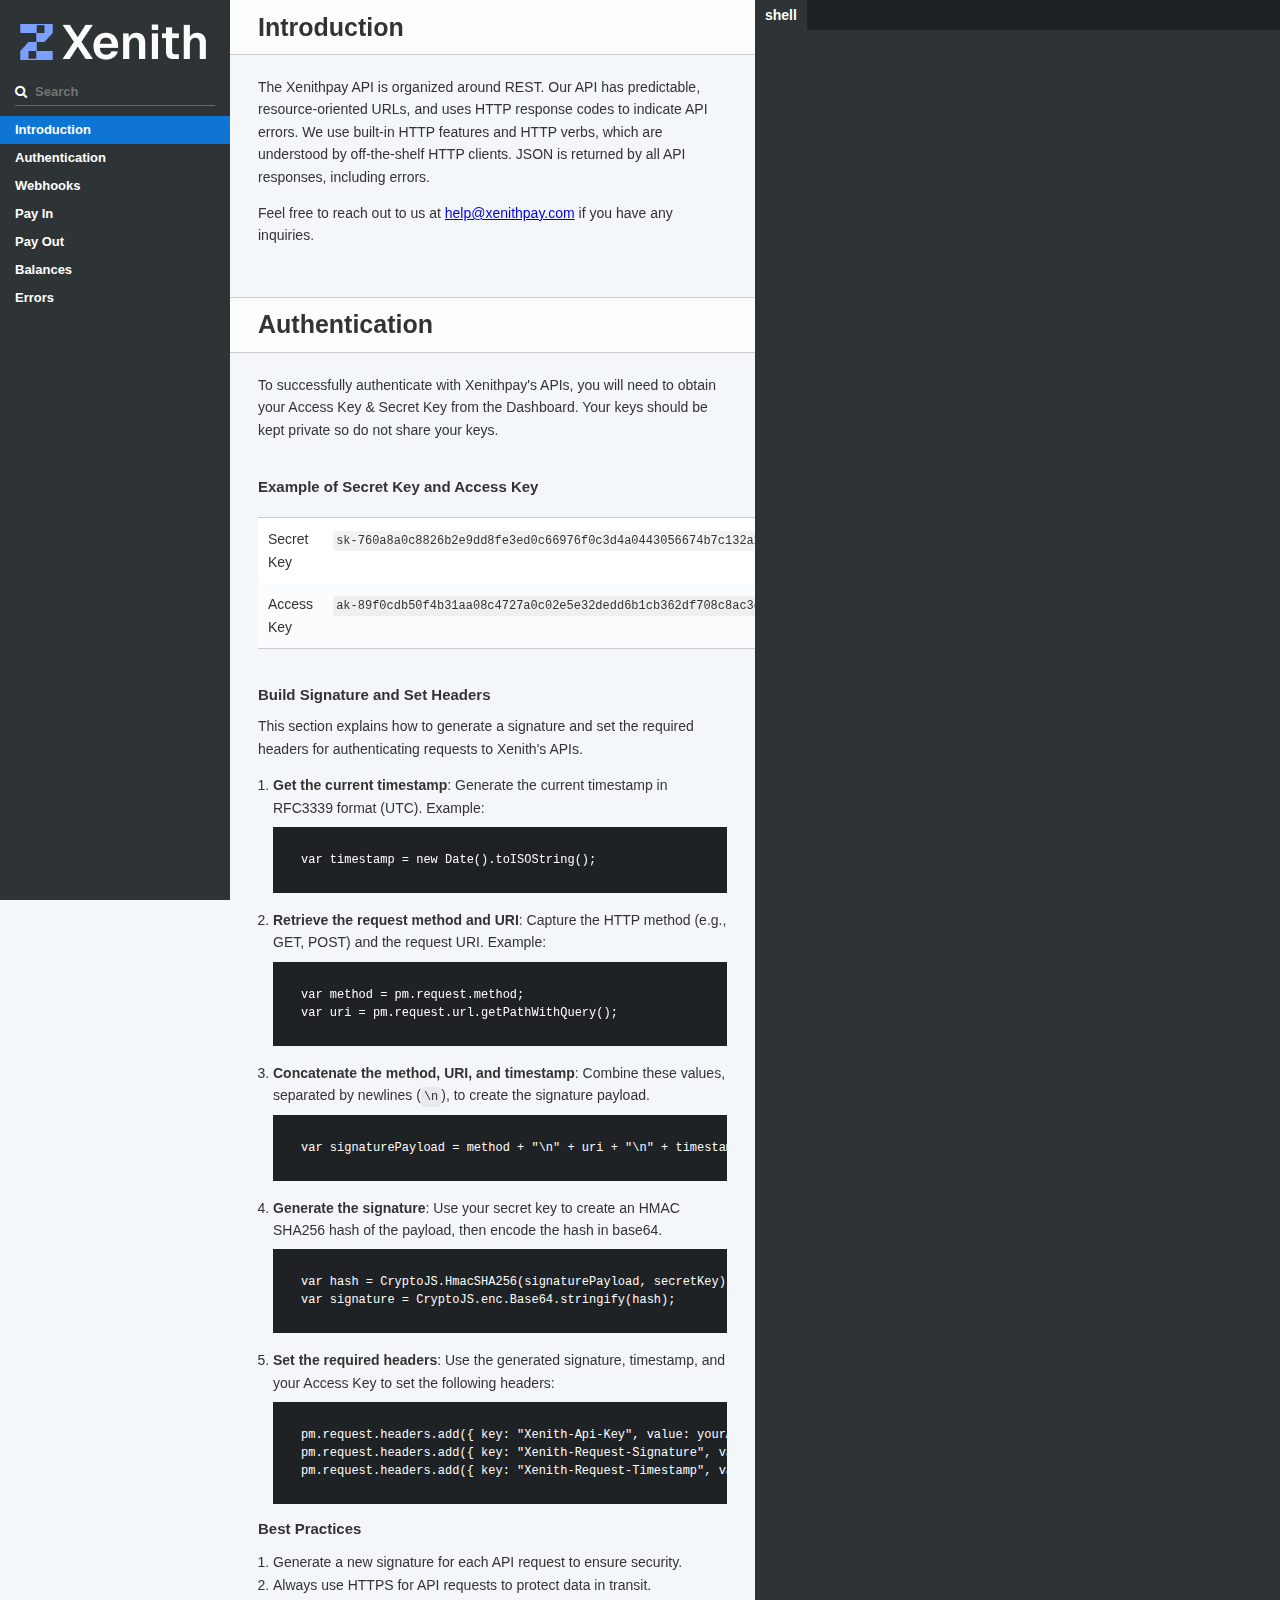
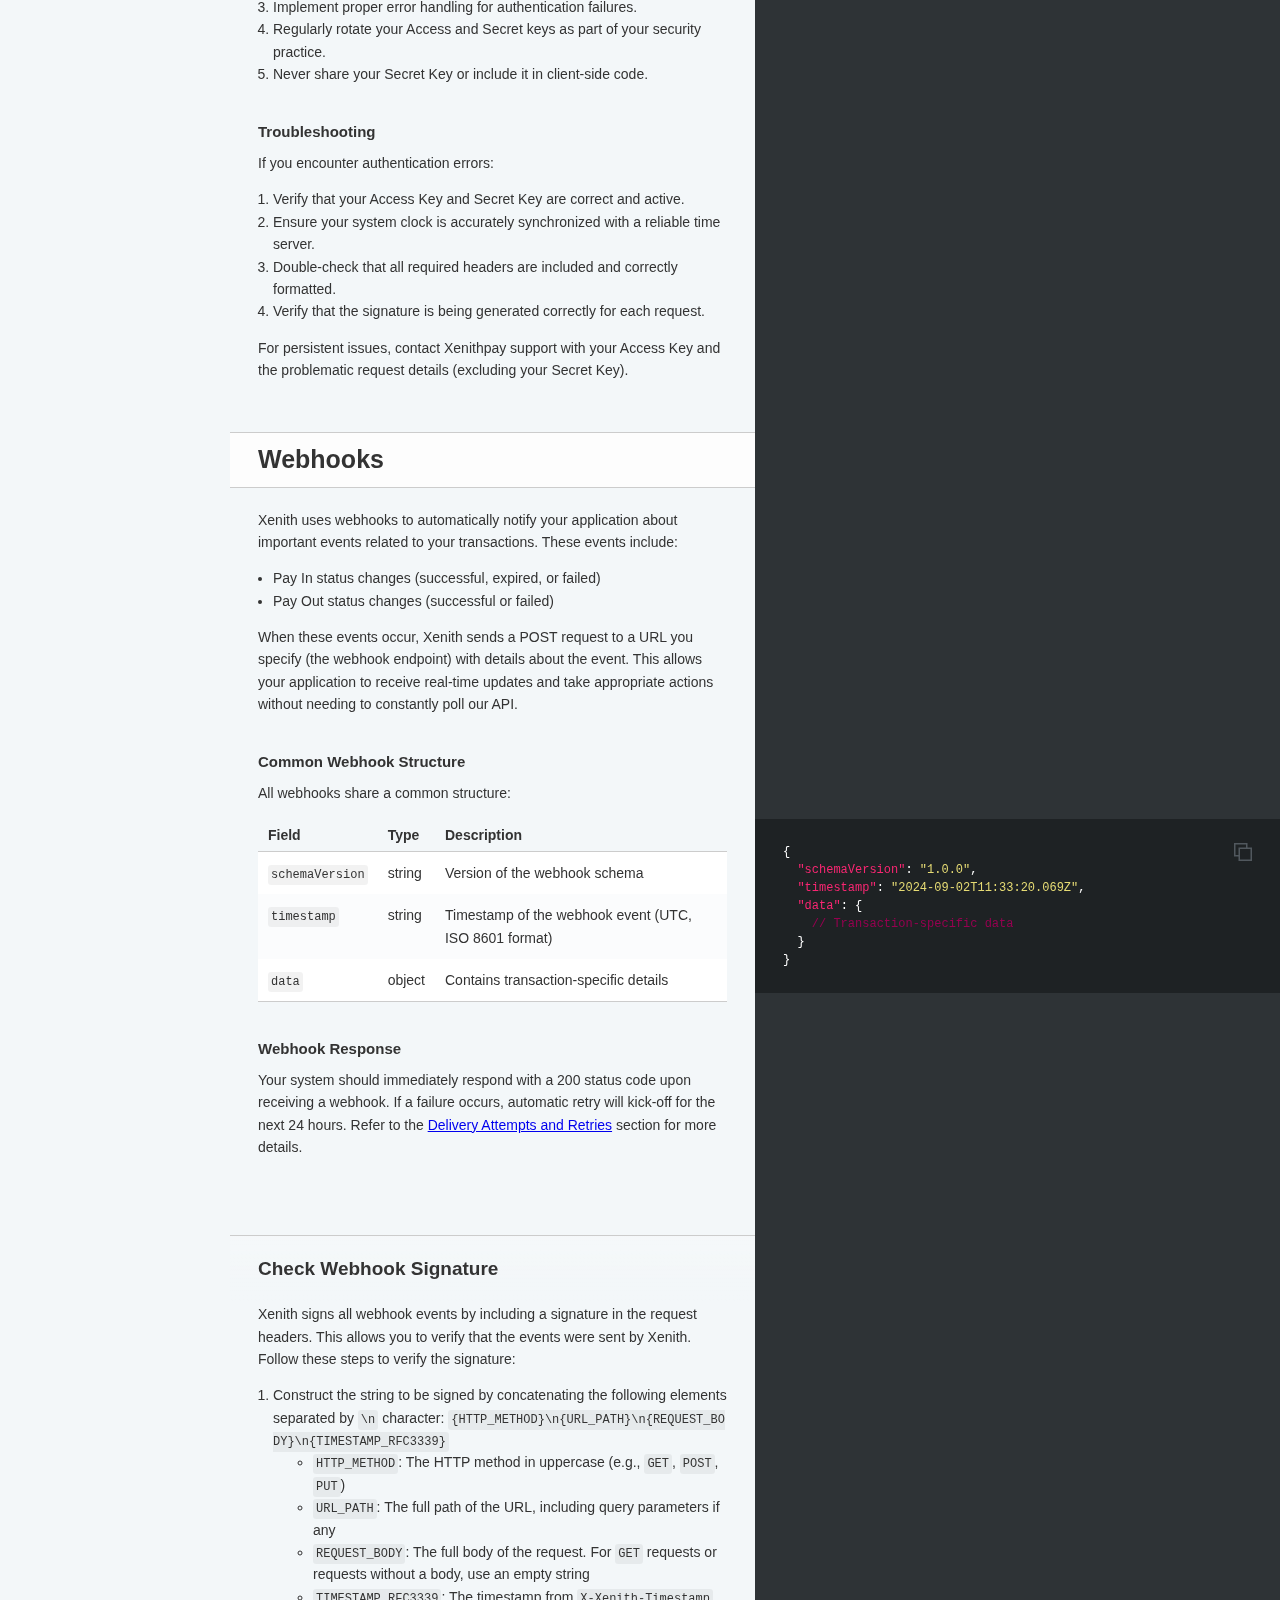
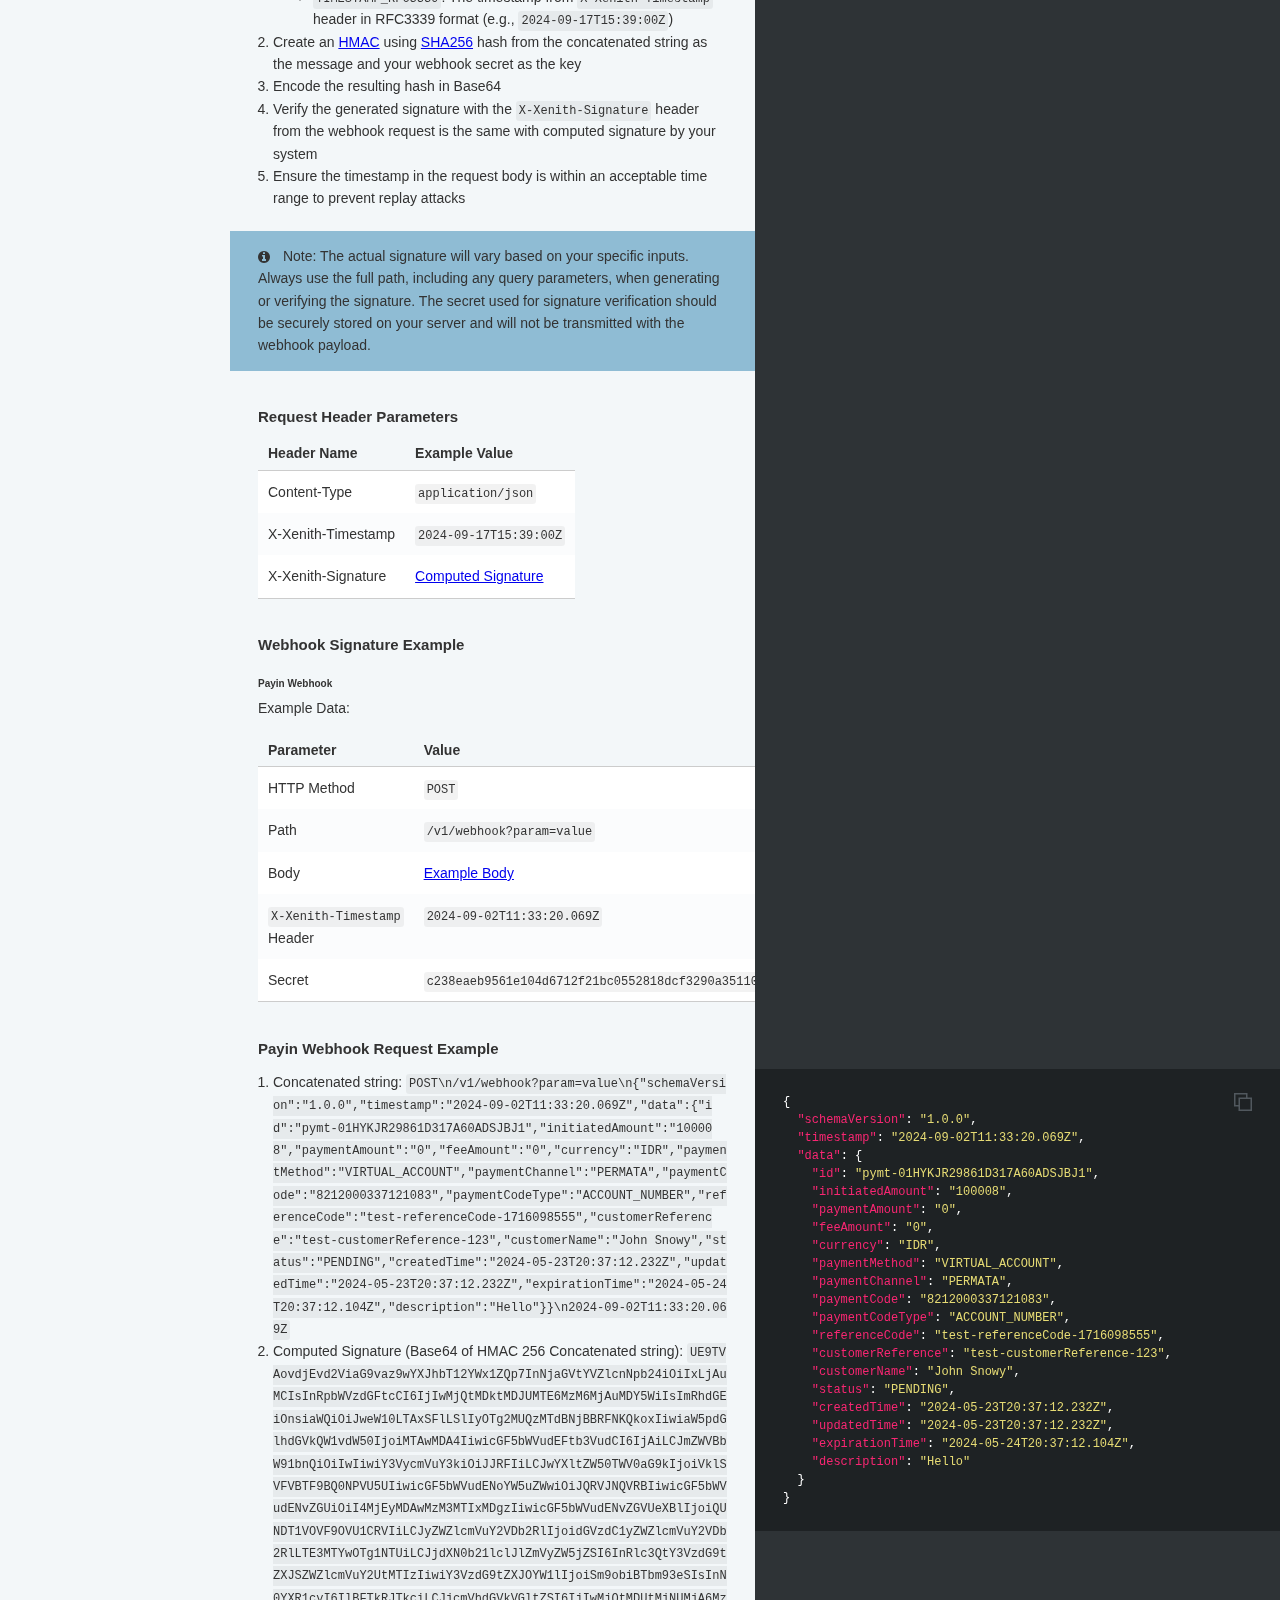
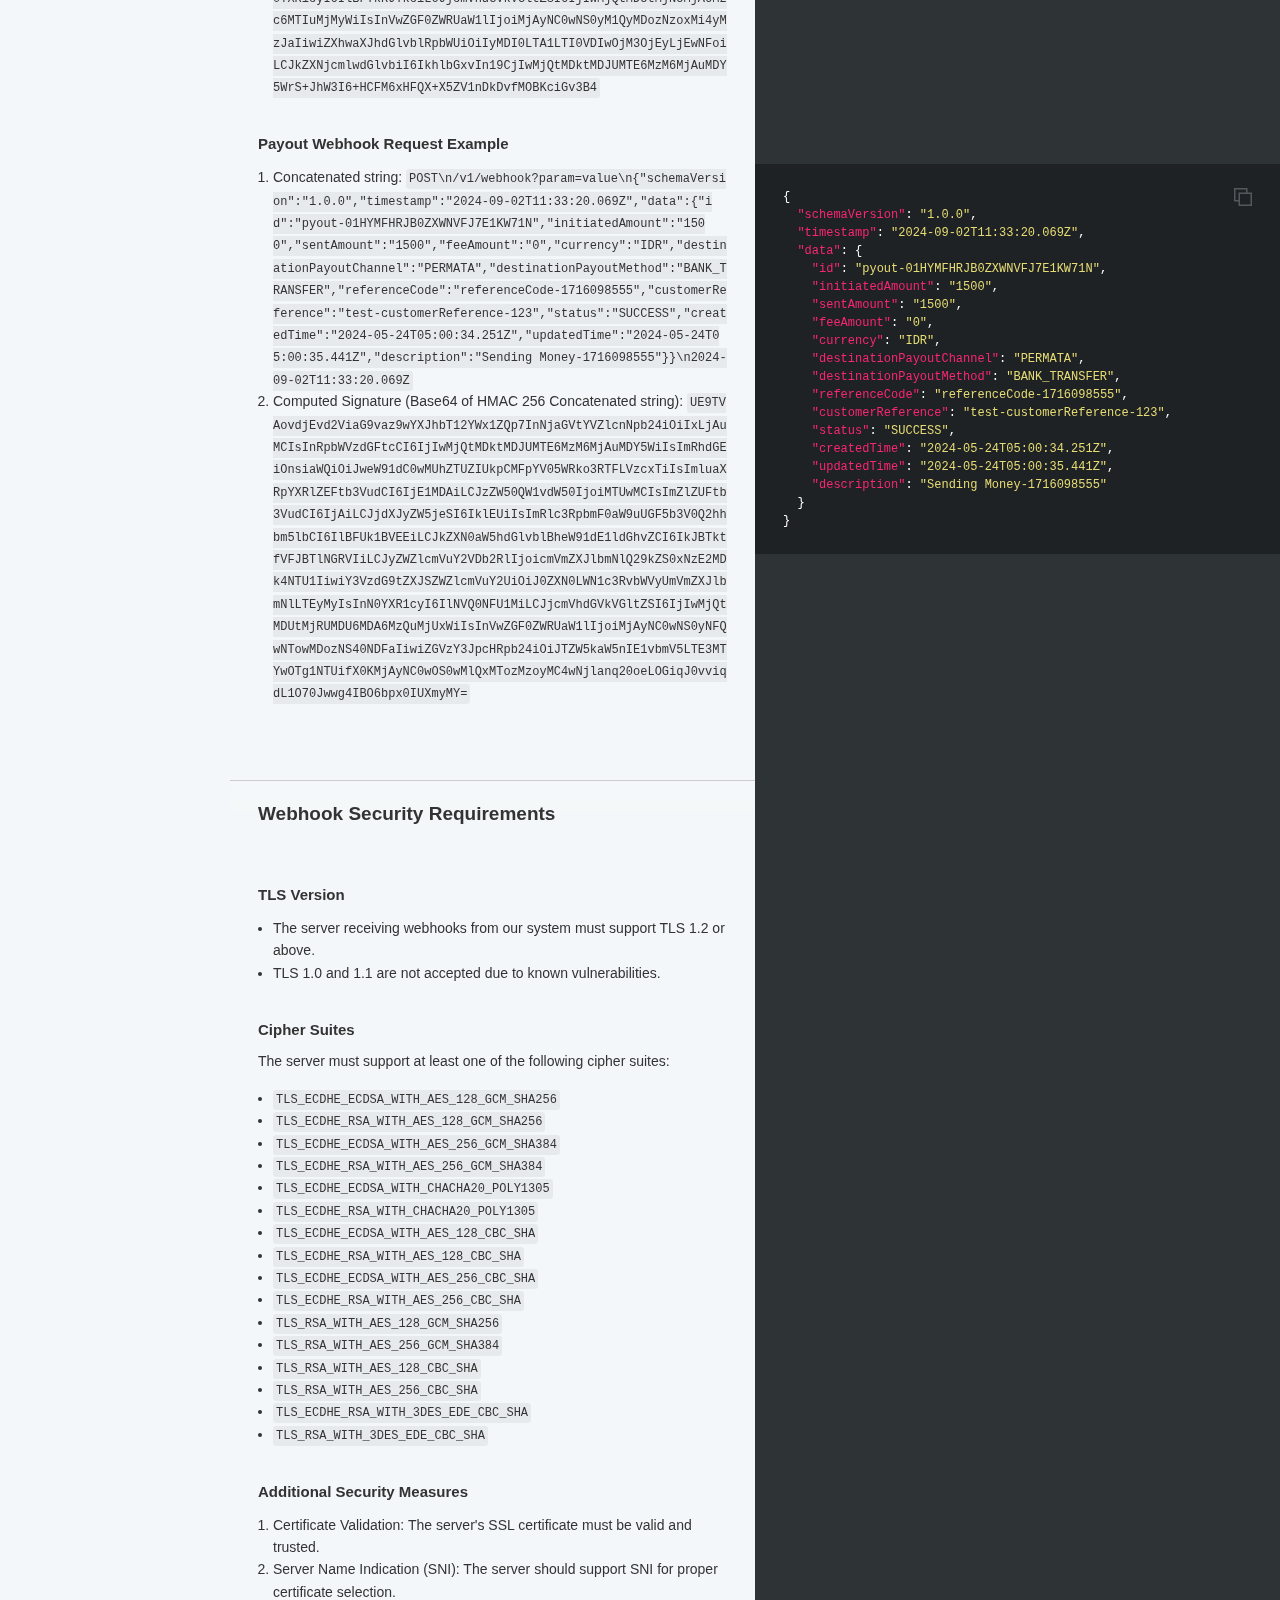
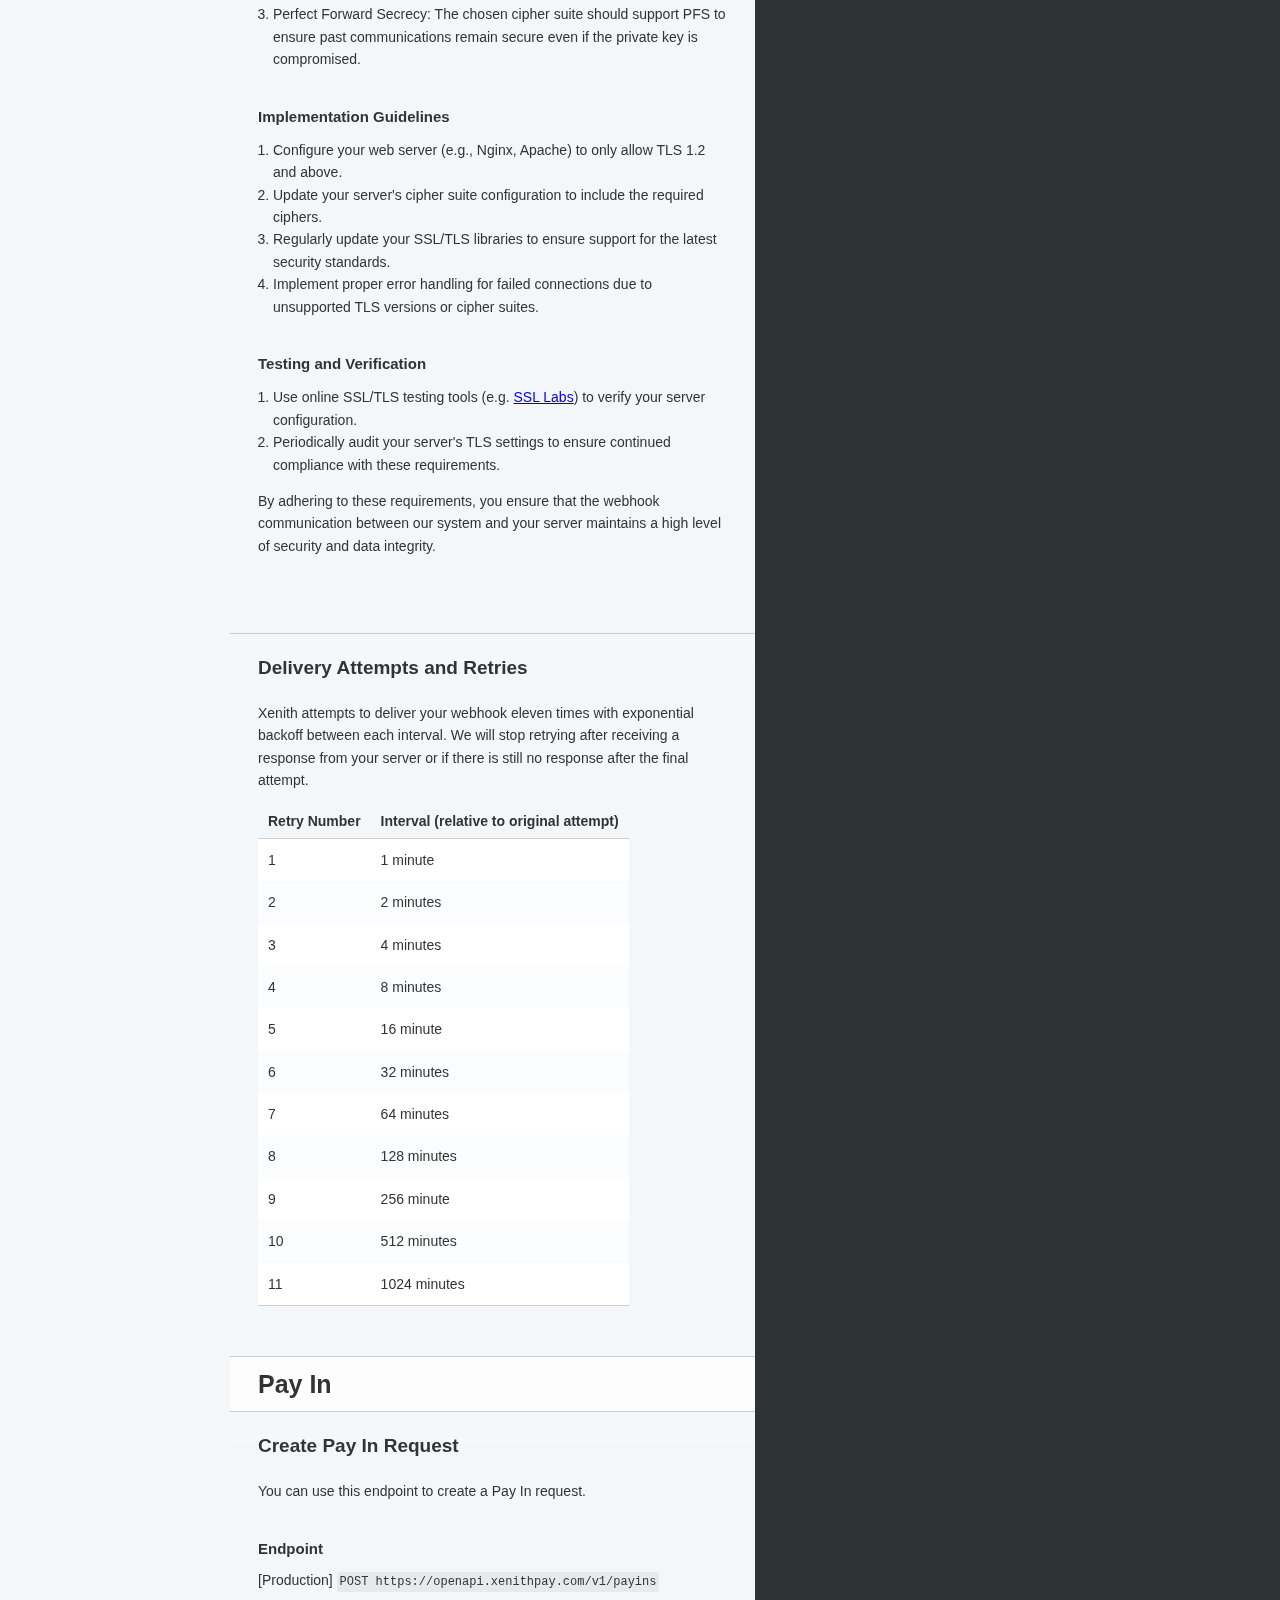
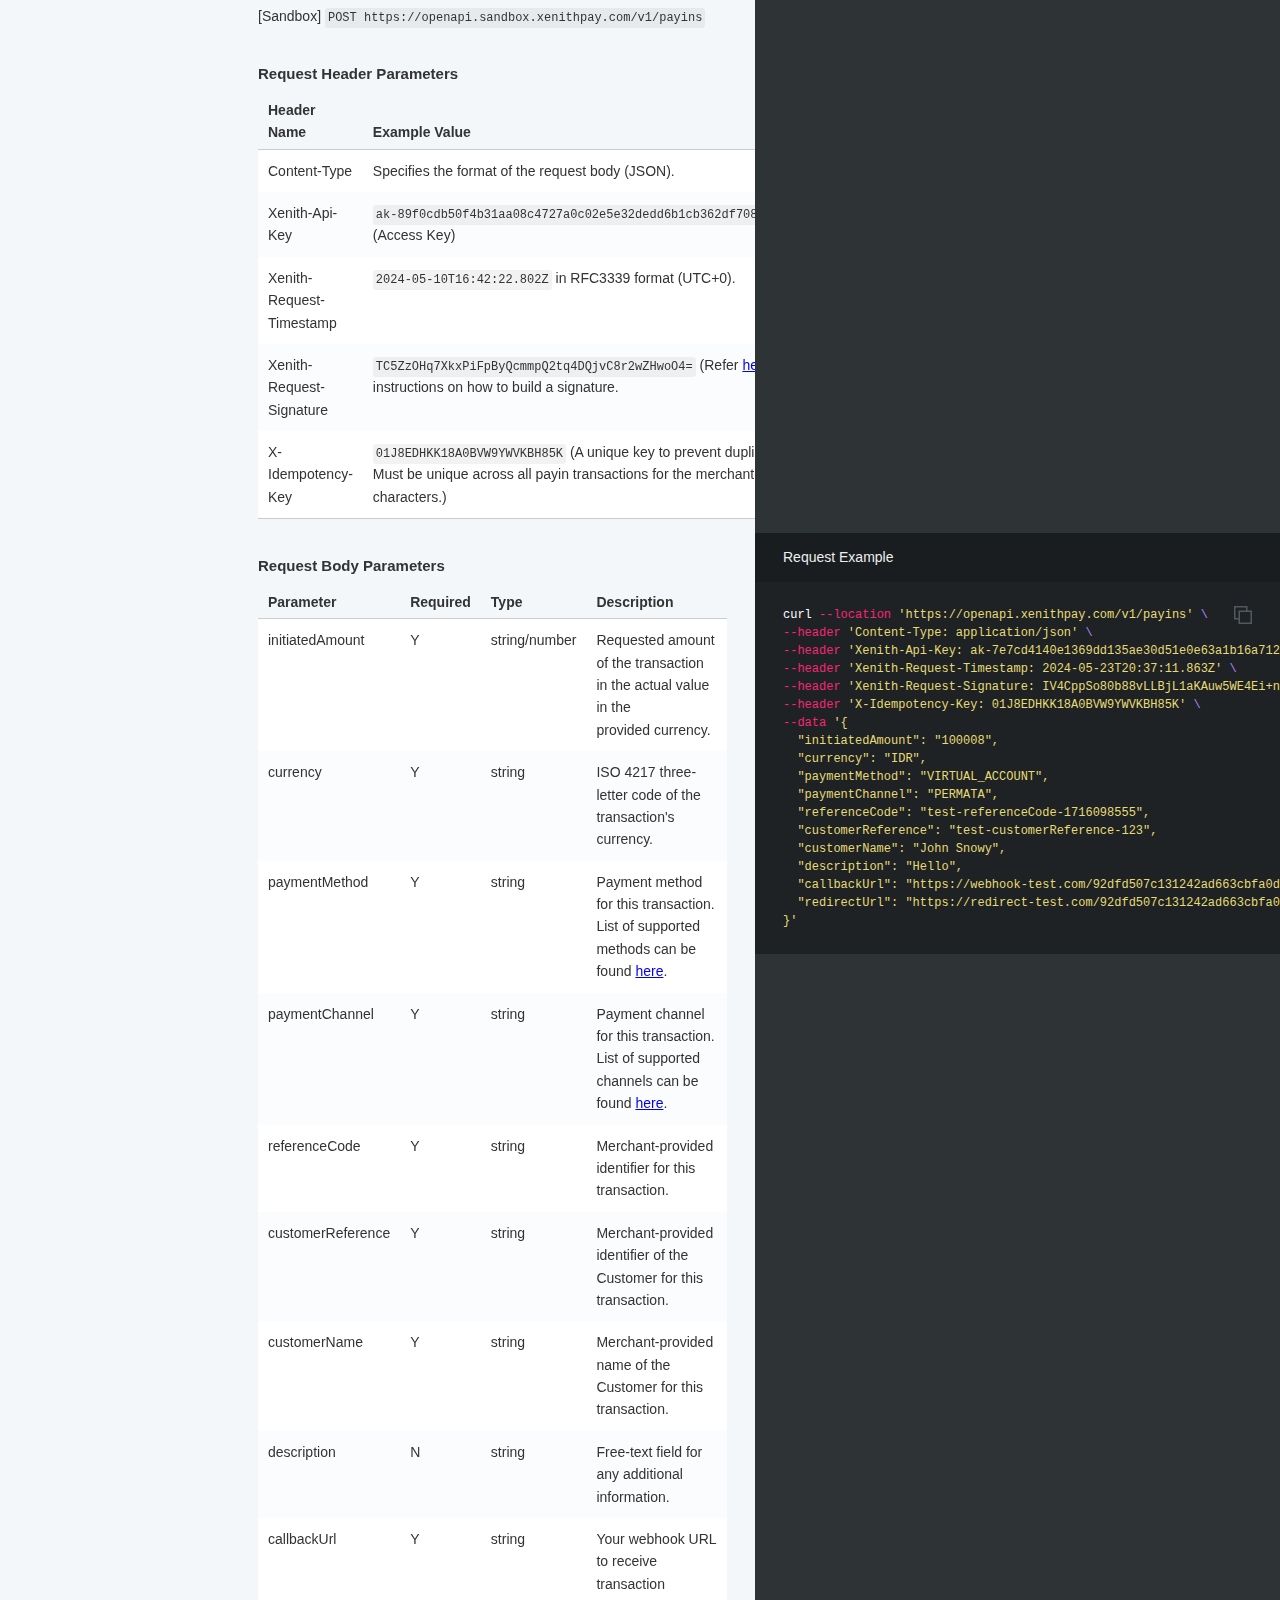
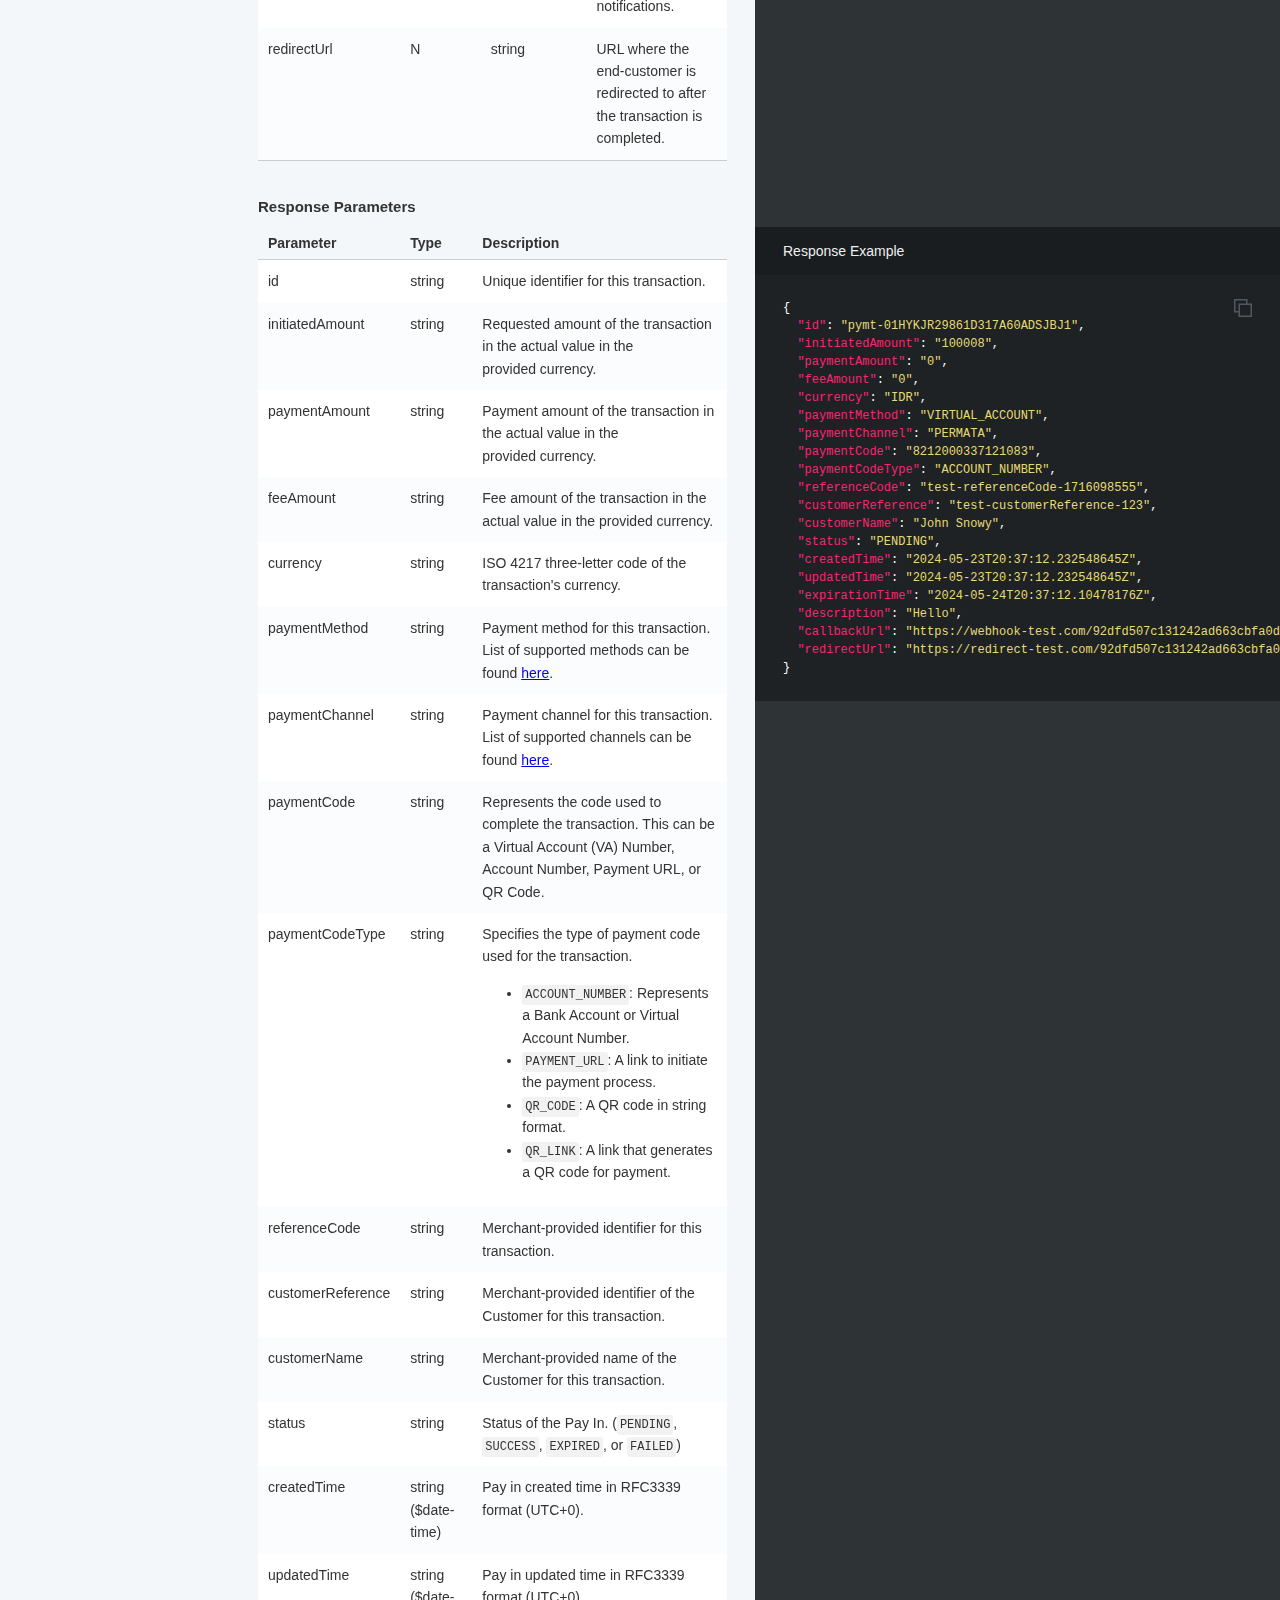
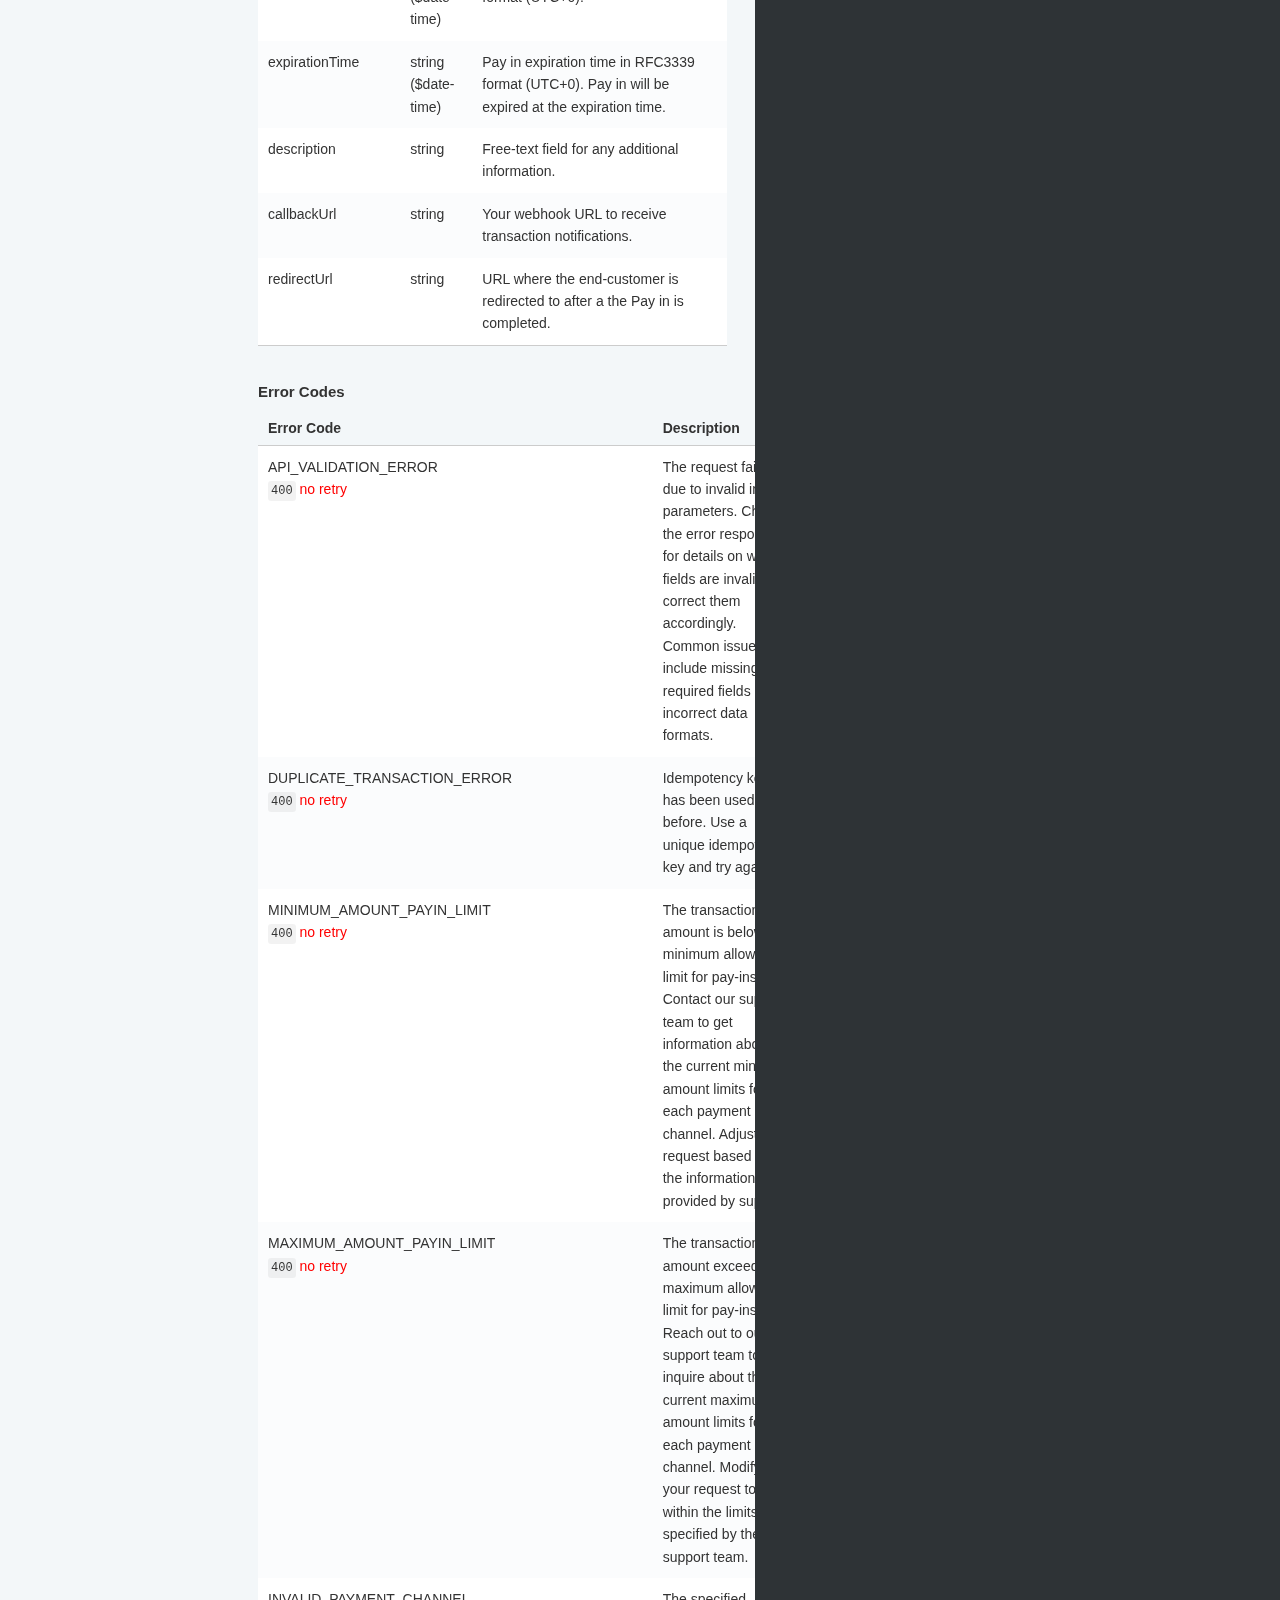
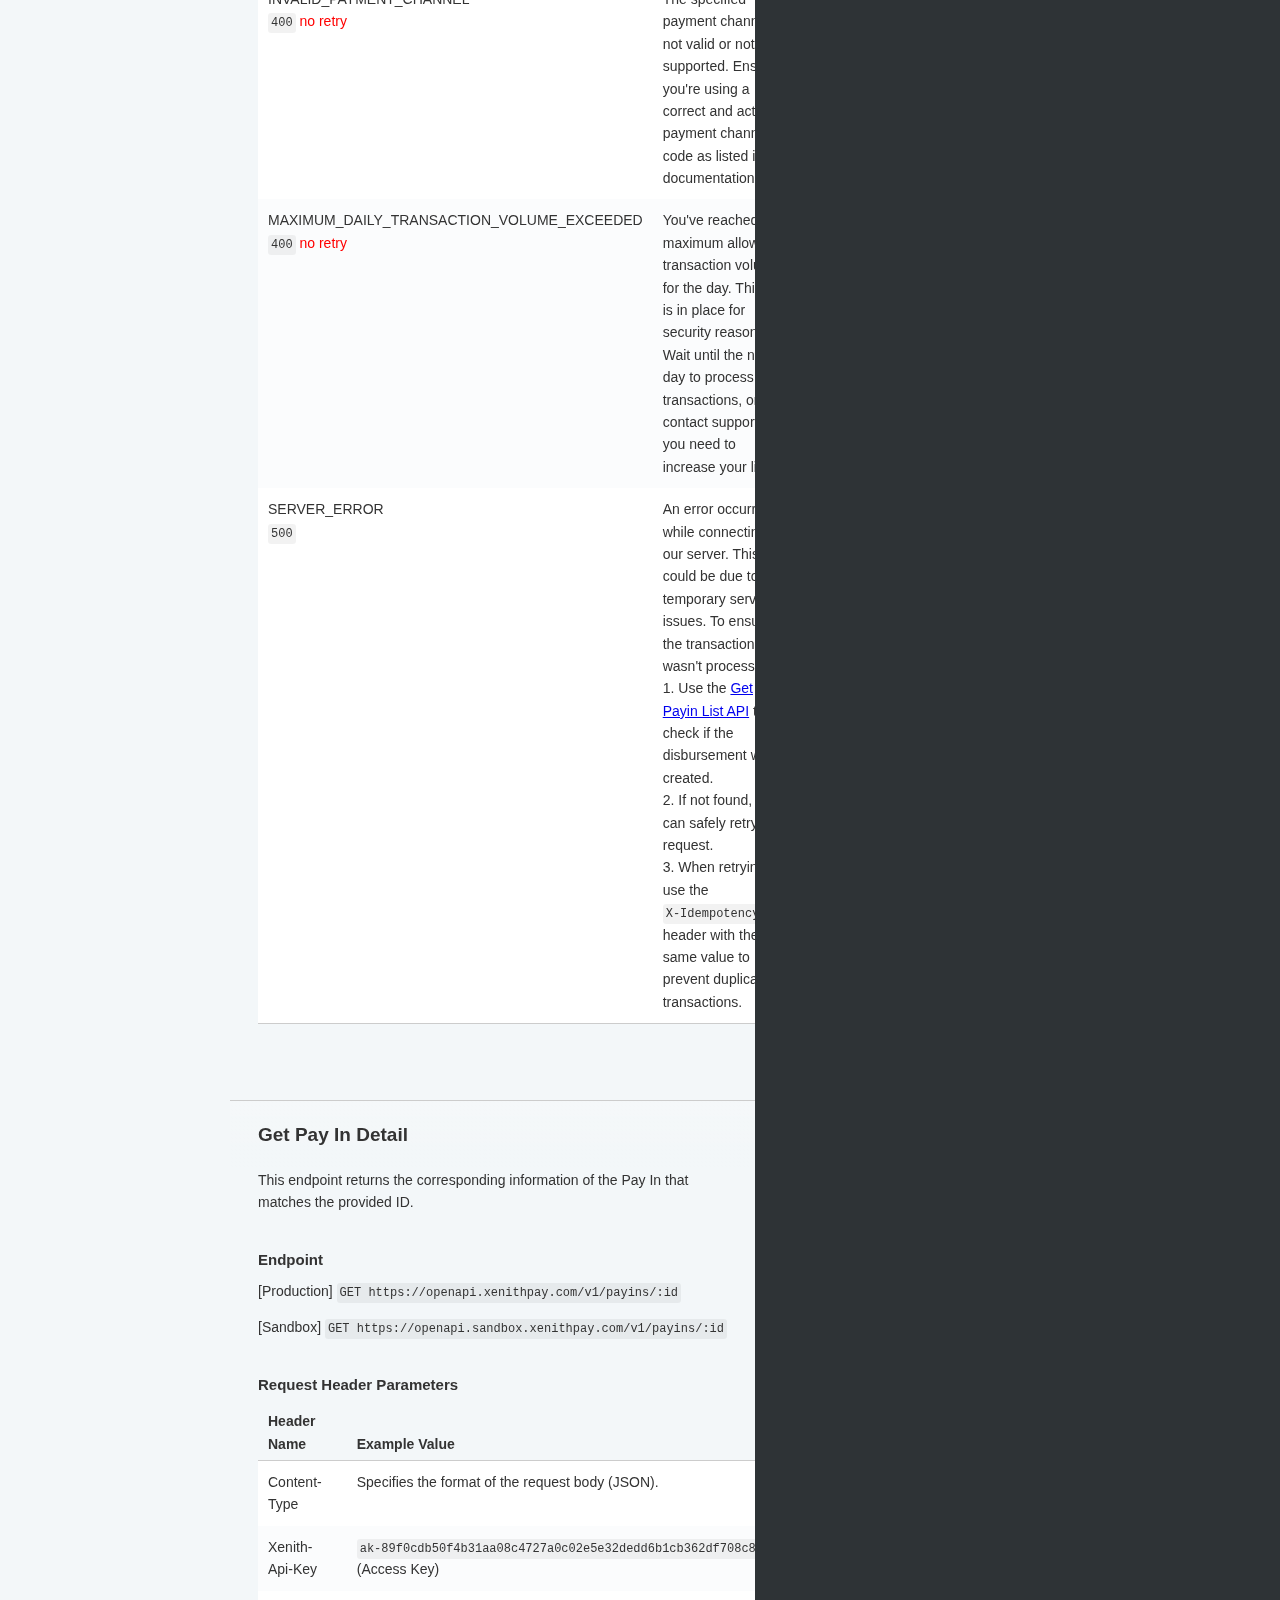
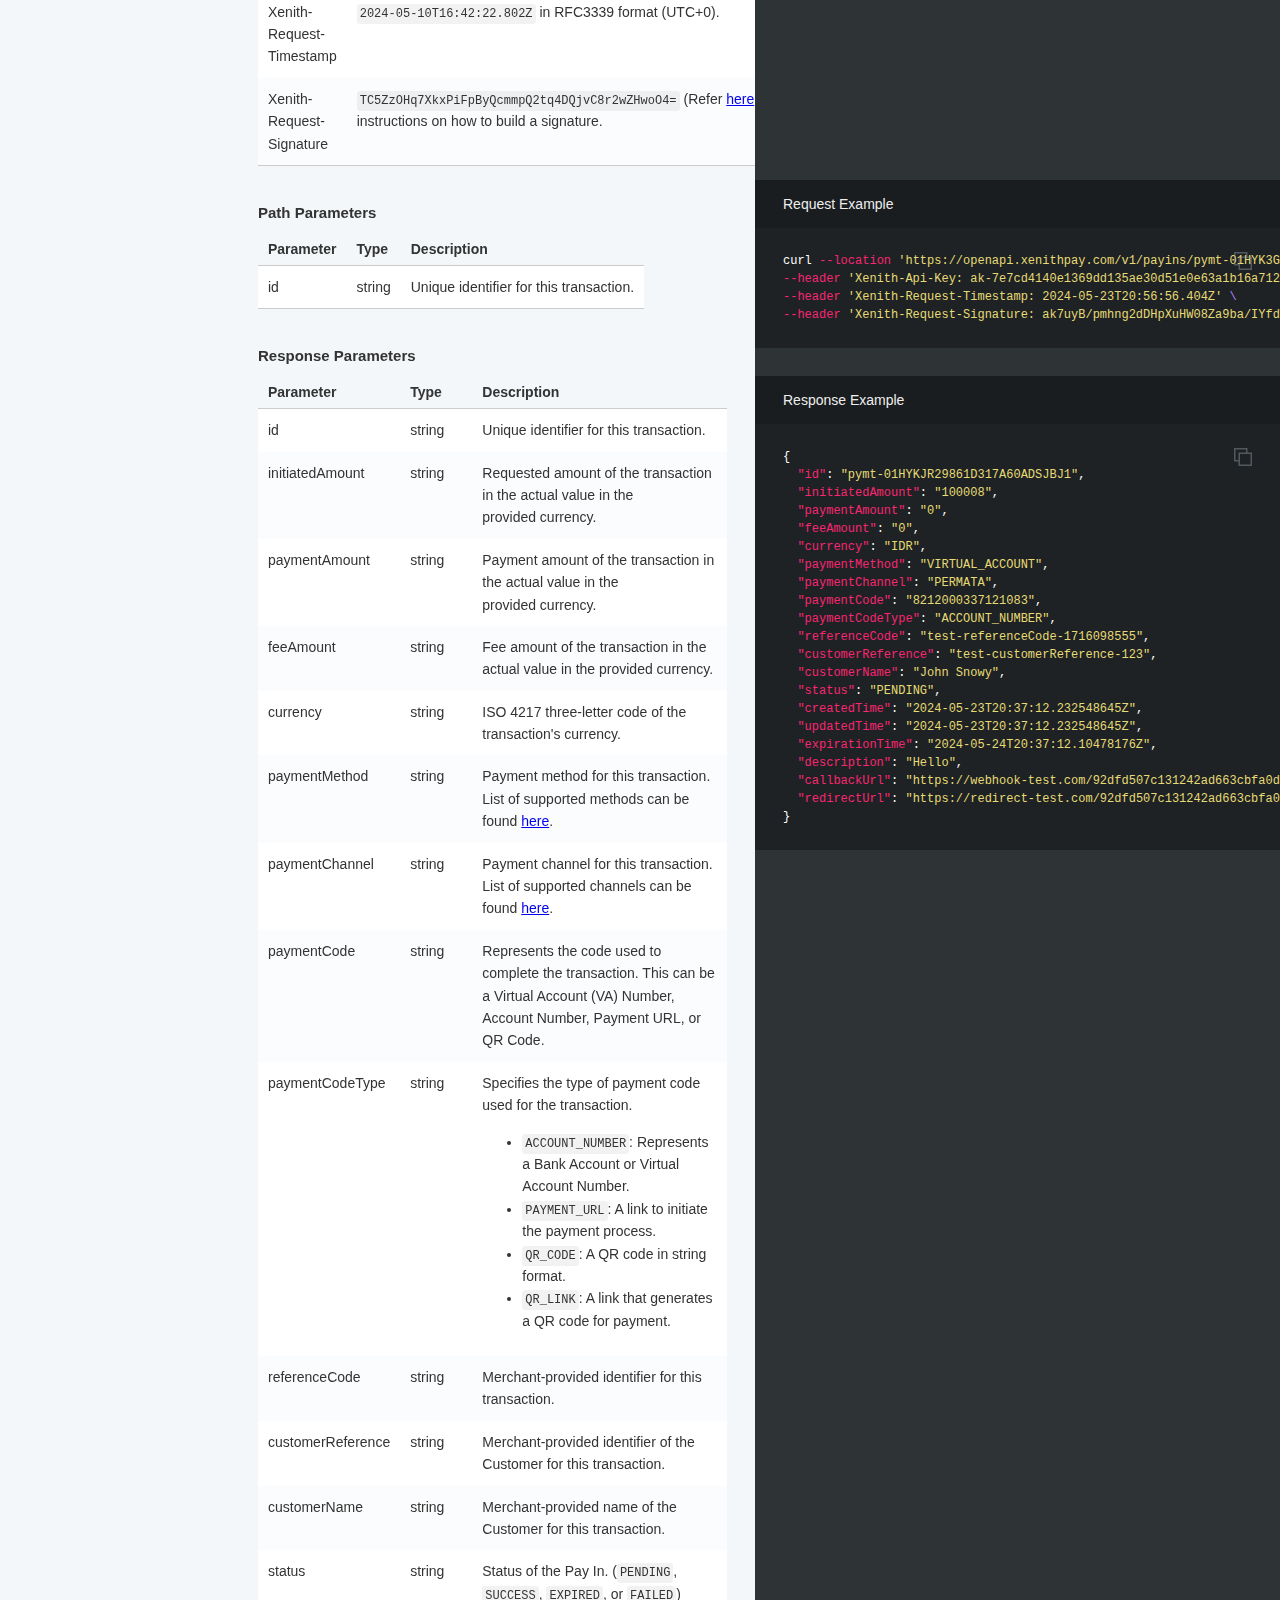
<file: index.html>
<!doctype html>
<html>
  <head>
    <link rel="icon" type="image/x-icon" href="images/favicon-66ad98ff.ico">
    <meta charset="utf-8">
    <meta content="IE=edge,chrome=1" http-equiv="X-UA-Compatible">
    <meta name="viewport" content="width=device-width, initial-scale=1, maximum-scale=1">
        <meta
            name="Documentation"
            content="Documentation for Xenithpay"
        >
    <title>API Reference</title>

    <style media="screen">
      .highlight table td { padding: 5px; }
.highlight table pre { margin: 0; }
.highlight .gh {
  color: #999999;
}
.highlight .sr {
  color: #f6aa11;
}
.highlight .go {
  color: #888888;
}
.highlight .gp {
  color: #555555;
}
.highlight .gs {
}
.highlight .gu {
  color: #aaaaaa;
}
.highlight .nb {
  color: #f6aa11;
}
.highlight .cm {
  color: #75715e;
}
.highlight .cp {
  color: #75715e;
}
.highlight .c1 {
  color: #75715e;
}
.highlight .cs {
  color: #75715e;
}
.highlight .c, .highlight .ch, .highlight .cd, .highlight .cpf {
  color: #75715e;
}
.highlight .err {
  color: #960050;
}
.highlight .gr {
  color: #960050;
}
.highlight .gt {
  color: #960050;
}
.highlight .gd {
  color: #49483e;
}
.highlight .gi {
  color: #49483e;
}
.highlight .ge {
  color: #49483e;
}
.highlight .kc {
  color: #66d9ef;
}
.highlight .kd {
  color: #66d9ef;
}
.highlight .kr {
  color: #66d9ef;
}
.highlight .no {
  color: #66d9ef;
}
.highlight .kt {
  color: #66d9ef;
}
.highlight .mf {
  color: #ae81ff;
}
.highlight .mh {
  color: #ae81ff;
}
.highlight .il {
  color: #ae81ff;
}
.highlight .mi {
  color: #ae81ff;
}
.highlight .mo {
  color: #ae81ff;
}
.highlight .m, .highlight .mb, .highlight .mx {
  color: #ae81ff;
}
.highlight .sc {
  color: #ae81ff;
}
.highlight .se {
  color: #ae81ff;
}
.highlight .ss {
  color: #ae81ff;
}
.highlight .sd {
  color: #e6db74;
}
.highlight .s2 {
  color: #e6db74;
}
.highlight .sb {
  color: #e6db74;
}
.highlight .sh {
  color: #e6db74;
}
.highlight .si {
  color: #e6db74;
}
.highlight .sx {
  color: #e6db74;
}
.highlight .s1 {
  color: #e6db74;
}
.highlight .s, .highlight .sa, .highlight .dl {
  color: #e6db74;
}
.highlight .na {
  color: #a6e22e;
}
.highlight .nc {
  color: #a6e22e;
}
.highlight .nd {
  color: #a6e22e;
}
.highlight .ne {
  color: #a6e22e;
}
.highlight .nf, .highlight .fm {
  color: #a6e22e;
}
.highlight .vc {
  color: #ffffff;
}
.highlight .nn {
  color: #ffffff;
}
.highlight .ni {
  color: #ffffff;
}
.highlight .bp {
  color: #ffffff;
}
.highlight .vg {
  color: #ffffff;
}
.highlight .vi {
  color: #ffffff;
}
.highlight .nv, .highlight .vm {
  color: #ffffff;
}
.highlight .w {
  color: #ffffff;
}
.highlight {
  color: #ffffff;
}
.highlight .n, .highlight .py, .highlight .nx {
  color: #ffffff;
}
.highlight .nl {
  color: #f92672;
}
.highlight .ow {
  color: #f92672;
}
.highlight .nt {
  color: #f92672;
}
.highlight .k, .highlight .kv {
  color: #f92672;
}
.highlight .kn {
  color: #f92672;
}
.highlight .kp {
  color: #f92672;
}
.highlight .o {
  color: #f92672;
}
    </style>
    <style media="print">
      * {
        -webkit-transition:none!important;
        transition:none!important;
      }
      .highlight table td { padding: 5px; }
.highlight table pre { margin: 0; }
.highlight, .highlight .w {
  color: #586e75;
}
.highlight .err {
  color: #002b36;
  background-color: #dc322f;
}
.highlight .c, .highlight .ch, .highlight .cd, .highlight .cm, .highlight .cpf, .highlight .c1, .highlight .cs {
  color: #657b83;
}
.highlight .cp {
  color: #b58900;
}
.highlight .nt {
  color: #b58900;
}
.highlight .o, .highlight .ow {
  color: #93a1a1;
}
.highlight .p, .highlight .pi {
  color: #93a1a1;
}
.highlight .gi {
  color: #859900;
}
.highlight .gd {
  color: #dc322f;
}
.highlight .gh {
  color: #268bd2;
  background-color: #002b36;
  font-weight: bold;
}
.highlight .k, .highlight .kn, .highlight .kp, .highlight .kr, .highlight .kv {
  color: #6c71c4;
}
.highlight .kc {
  color: #cb4b16;
}
.highlight .kt {
  color: #cb4b16;
}
.highlight .kd {
  color: #cb4b16;
}
.highlight .s, .highlight .sb, .highlight .sc, .highlight .dl, .highlight .sd, .highlight .s2, .highlight .sh, .highlight .sx, .highlight .s1 {
  color: #859900;
}
.highlight .sa {
  color: #6c71c4;
}
.highlight .sr {
  color: #2aa198;
}
.highlight .si {
  color: #d33682;
}
.highlight .se {
  color: #d33682;
}
.highlight .nn {
  color: #b58900;
}
.highlight .nc {
  color: #b58900;
}
.highlight .no {
  color: #b58900;
}
.highlight .na {
  color: #268bd2;
}
.highlight .m, .highlight .mb, .highlight .mf, .highlight .mh, .highlight .mi, .highlight .il, .highlight .mo, .highlight .mx {
  color: #859900;
}
.highlight .ss {
  color: #859900;
}
    </style>
    <link href="stylesheets/screen-b89503c3.css" rel="stylesheet" media="screen" />
    <link href="stylesheets/print-966d6edc.css" rel="stylesheet" media="print" />
      <script src="javascripts/all-024da600.js"></script>

    <script>
      $(function() { setupCodeCopy(); });
    </script>
  </head>

  <body class="index" data-languages="[&quot;shell&quot;]">
    <a href="#" id="nav-button">
      <span>
        NAV
        <img src="images/navbar-c12c5126.png" alt="" />
      </span>
    </a>
    <div class="toc-wrapper">
      <img src="images/logo-8fa56f43.png" class="logo" alt="" />
        <div class="lang-selector">
              <a href="#" data-language-name="shell">shell</a>
        </div>
        <div class="search">
          <input type="text" class="search" id="input-search" placeholder="Search">
        </div>
        <ul class="search-results"></ul>
      <ul id="toc" class="toc-list-h1">
          <li>
            <a href="#introduction" class="toc-h1 toc-link" data-title="Introduction">Introduction</a>
          </li>
          <li>
            <a href="#authentication" class="toc-h1 toc-link" data-title="Authentication">Authentication</a>
              <ul class="toc-list-h2">
                  <li>
                    <a href="#example-of-secret-key-and-access-key" class="toc-h2 toc-link" data-title="Example of Secret Key and Access Key">Example of Secret Key and Access Key</a>
                  </li>
                  <li>
                    <a href="#build-signature-and-set-headers" class="toc-h2 toc-link" data-title="Build Signature and Set Headers">Build Signature and Set Headers</a>
                  </li>
                  <li>
                    <a href="#best-practices" class="toc-h2 toc-link" data-title="Best Practices">Best Practices</a>
                  </li>
                  <li>
                    <a href="#troubleshooting" class="toc-h2 toc-link" data-title="Troubleshooting">Troubleshooting</a>
                  </li>
              </ul>
          </li>
          <li>
            <a href="#webhooks" class="toc-h1 toc-link" data-title="Webhooks">Webhooks</a>
              <ul class="toc-list-h2">
                  <li>
                    <a href="#common-webhook-structure" class="toc-h2 toc-link" data-title="Common Webhook Structure">Common Webhook Structure</a>
                  </li>
                  <li>
                    <a href="#webhook-response" class="toc-h2 toc-link" data-title="Webhook Response">Webhook Response</a>
                  </li>
                  <li>
                    <a href="#check-webhook-signature" class="toc-h2 toc-link" data-title="Check Webhook Signature">Check Webhook Signature</a>
                  </li>
                  <li>
                    <a href="#webhook-security-requirements" class="toc-h2 toc-link" data-title="Webhook Security Requirements">Webhook Security Requirements</a>
                  </li>
                  <li>
                    <a href="#delivery-attempts-and-retries" class="toc-h2 toc-link" data-title="Delivery Attempts and Retries">Delivery Attempts and Retries</a>
                  </li>
              </ul>
          </li>
          <li>
            <a href="#pay-in" class="toc-h1 toc-link" data-title="Pay In">Pay In</a>
              <ul class="toc-list-h2">
                  <li>
                    <a href="#create-pay-in-request" class="toc-h2 toc-link" data-title="Create Pay In Request">Create Pay In Request</a>
                  </li>
                  <li>
                    <a href="#get-pay-in-detail" class="toc-h2 toc-link" data-title="Get Pay In Detail">Get Pay In Detail</a>
                  </li>
                  <li>
                    <a href="#list-pay-in" class="toc-h2 toc-link" data-title="List Pay In">List Pay In</a>
                  </li>
                  <li>
                    <a href="#pay-in-webhook" class="toc-h2 toc-link" data-title="Pay In Webhook">Pay In Webhook</a>
                  </li>
                  <li>
                    <a href="#simulate-pay-in" class="toc-h2 toc-link" data-title="Simulate Pay In">Simulate Pay In</a>
                  </li>
              </ul>
          </li>
          <li>
            <a href="#pay-out" class="toc-h1 toc-link" data-title="Pay Out">Pay Out</a>
              <ul class="toc-list-h2">
                  <li>
                    <a href="#create-pay-out-request" class="toc-h2 toc-link" data-title="Create Pay Out Request">Create Pay Out Request</a>
                  </li>
                  <li>
                    <a href="#get-pay-out-detail" class="toc-h2 toc-link" data-title="Get Pay Out Detail">Get Pay Out Detail</a>
                  </li>
                  <li>
                    <a href="#list-pay-out" class="toc-h2 toc-link" data-title="List Pay Out">List Pay Out</a>
                  </li>
                  <li>
                    <a href="#pay-out-webhook" class="toc-h2 toc-link" data-title="Pay Out Webhook">Pay Out Webhook</a>
                  </li>
                  <li>
                    <a href="#simulate-pay-out" class="toc-h2 toc-link" data-title="Simulate Pay Out">Simulate Pay Out</a>
                  </li>
              </ul>
          </li>
          <li>
            <a href="#balances" class="toc-h1 toc-link" data-title="Balances">Balances</a>
              <ul class="toc-list-h2">
                  <li>
                    <a href="#get-balance" class="toc-h2 toc-link" data-title="Get Balance">Get Balance</a>
                  </li>
              </ul>
          </li>
          <li>
            <a href="#errors" class="toc-h1 toc-link" data-title="Errors">Errors</a>
              <ul class="toc-list-h2">
                  <li>
                    <a href="#http-status-codes" class="toc-h2 toc-link" data-title="HTTP Status Codes">HTTP Status Codes</a>
                  </li>
                  <li>
                    <a href="#error-code" class="toc-h2 toc-link" data-title="Error Code">Error Code</a>
                  </li>
              </ul>
          </li>
      </ul>
    </div>
    <div class="page-wrapper">
      <div class="dark-box"></div>
      <div class="content">
        <h1 id='introduction'>Introduction</h1>

<p>The Xenithpay API is organized around REST. Our API has predictable, resource-oriented URLs, and uses HTTP response codes to indicate API errors. We use built-in HTTP features and HTTP verbs, which are understood by off-the-shelf HTTP clients. JSON is returned by all API responses, including errors.</p>

<p>Feel free to reach out to us at <a href="mailto:help@xenithpay.com">help@xenithpay.com</a> if you have any inquiries.</p>

<h1 id='authentication'>Authentication</h1>

<p>To successfully authenticate with Xenithpay&#39;s APIs, you will need to obtain your Access Key &amp; Secret Key from the Dashboard. Your keys should be kept private so do not share your keys.</p>

<h3 id='example-of-secret-key-and-access-key'>Example of Secret Key and Access Key</h3>

<table><thead>
<tr>
<th></th>
<th></th>
</tr>
</thead><tbody>
<tr>
<td>Secret Key</td>
<td><code>sk-760a8a0c8826b2e9dd8fe3ed0c66976f0c3d4a0443056674b7c132a25ddbbaf6eed1a410e02609a0a9791d7683c5de83860574bf6a92ddf8ea5a14360a96ac3c</code></td>
</tr>
<tr>
<td>Access Key</td>
<td><code>ak-89f0cdb50f4b31aa08c4727a0c02e5e32dedd6b1cb362df708c8ac3dcf36d25c</code></td>
</tr>
</tbody></table>

<h3 id='build-signature-and-set-headers'>Build Signature and Set Headers</h3>

<p>This section explains how to generate a signature and set the required headers for authenticating requests to Xenith&#39;s APIs.</p>

<ol>
  <li><strong>Get the current timestamp</strong>: Generate the current timestamp in RFC3339 format (UTC). Example:
    <pre class="inline-code"><code>var timestamp = new Date().toISOString();</code></pre>
  </li>
  <li><strong>Retrieve the request method and URI</strong>: Capture the HTTP method (e.g., GET, POST) and the request URI. Example:
    <pre class="inline-code"><code>var method = pm.request.method;
var uri = pm.request.url.getPathWithQuery();</code></pre>
  </li>
  <li><strong>Concatenate the method, URI, and timestamp</strong>: Combine these values, separated by newlines (<code>\n</code>), to create the signature payload.
    <pre class="inline-code"><code>var signaturePayload = method + "\n" + uri + "\n" + timestamp;</code></pre>
  </li>
  <li><strong>Generate the signature</strong>: Use your secret key to create an HMAC SHA256 hash of the payload, then encode the hash in base64.
    <pre class="inline-code"><code>var hash = CryptoJS.HmacSHA256(signaturePayload, secretKey);
var signature = CryptoJS.enc.Base64.stringify(hash);</code></pre>
  </li>
  <li><strong>Set the required headers</strong>: Use the generated signature, timestamp, and your Access Key to set the following headers:
    <pre class="inline-code"><code>pm.request.headers.add({ key: "Xenith-Api-Key", value: yourAccessKey });
pm.request.headers.add({ key: "Xenith-Request-Signature", value: signature });
pm.request.headers.add({ key: "Xenith-Request-Timestamp", value: timestamp });</code></pre>
  </li>
</ol>

<h3 id='best-practices'>Best Practices</h3>

<ol>
<li>Generate a new signature for each API request to ensure security.</li>
<li>Always use HTTPS for API requests to protect data in transit.</li>
<li>Implement proper error handling for authentication failures.</li>
<li>Regularly rotate your Access and Secret keys as part of your security practice.</li>
<li>Never share your Secret Key or include it in client-side code.</li>
</ol>

<h3 id='troubleshooting'>Troubleshooting</h3>

<p>If you encounter authentication errors:</p>

<ol>
<li>Verify that your Access Key and Secret Key are correct and active.</li>
<li>Ensure your system clock is accurately synchronized with a reliable time server.</li>
<li>Double-check that all required headers are included and correctly formatted.</li>
<li>Verify that the signature is being generated correctly for each request.</li>
</ol>

<p>For persistent issues, contact Xenithpay support with your Access Key and the problematic request details (excluding your Secret Key).</p>

<h1 id='webhooks'>Webhooks</h1>

<p>Xenith uses webhooks to automatically notify your application about important events related to your transactions. These events include:</p>

<ul>
<li>Pay In status changes (successful, expired, or failed)</li>
<li>Pay Out status changes (successful or failed)</li>
</ul>

<p>When these events occur, Xenith sends a POST request to a URL you specify (the webhook endpoint) with details about the event. This allows your application to receive real-time updates and take appropriate actions without needing to constantly poll our API.</p>

<h3 id='common-webhook-structure'>Common Webhook Structure</h3>

<p>All webhooks share a common structure:</p>

<div class="highlight"><pre class="highlight json tab-json"><code><span class="p">{</span><span class="w">
  </span><span class="nl">"schemaVersion"</span><span class="p">:</span><span class="w"> </span><span class="s2">"1.0.0"</span><span class="p">,</span><span class="w">
  </span><span class="nl">"timestamp"</span><span class="p">:</span><span class="w"> </span><span class="s2">"2024-09-02T11:33:20.069Z"</span><span class="p">,</span><span class="w">
  </span><span class="nl">"data"</span><span class="p">:</span><span class="w"> </span><span class="p">{</span><span class="w">
    </span><span class="err">//</span><span class="w"> </span><span class="err">Transaction-specific</span><span class="w"> </span><span class="err">data</span><span class="w">
  </span><span class="p">}</span><span class="w">
</span><span class="p">}</span><span class="w">
</span></code></pre></div>

<table><thead>
<tr>
<th>Field</th>
<th>Type</th>
<th>Description</th>
</tr>
</thead><tbody>
<tr>
<td><code>schemaVersion</code></td>
<td>string</td>
<td>Version of the webhook schema</td>
</tr>
<tr>
<td><code>timestamp</code></td>
<td>string</td>
<td>Timestamp of the webhook event (UTC, ISO 8601 format)</td>
</tr>
<tr>
<td><code>data</code></td>
<td>object</td>
<td>Contains transaction-specific details</td>
</tr>
</tbody></table>

<h3 id='webhook-response'>Webhook Response</h3>

<p>Your system should immediately respond with a 200 status code upon receiving a webhook. If a failure occurs, automatic retry will kick-off for the next 24 hours. Refer to the <a href="#delivery-attempts-and-retries">Delivery Attempts and Retries</a> section for more details.</p>

<h2 id='check-webhook-signature'>Check Webhook Signature</h2>

<p>Xenith signs all webhook events by including a signature in the request headers. This allows you to verify that the events were sent by Xenith. Follow these steps to verify the signature:</p>

<ol>
<li>Construct the string to be signed by concatenating the following elements separated by <code>\n</code> character:
<code>
{HTTP_METHOD}\n{URL_PATH}\n{REQUEST_BODY}\n{TIMESTAMP_RFC3339}
</code>

<ul>
<li><code>HTTP_METHOD</code>: The HTTP method in uppercase (e.g., <code>GET</code>, <code>POST</code>, <code>PUT</code>)</li>
<li><code>URL_PATH</code>: The full path of the URL, including query parameters if any</li>
<li><code>REQUEST_BODY</code>: The full body of the request. For <code>GET</code> requests or requests without a body, use an empty string</li>
<li><code>TIMESTAMP_RFC3339</code>: The timestamp from <code>X-Xenith-Timestamp</code> header in RFC3339 format (e.g., <code>2024-09-17T15:39:00Z</code>)</li>
</ul></li>
<li>Create an <a href="https://en.wikipedia.org/wiki/Hash-based_message_authentication_code">HMAC</a> using <a href="https://en.wikipedia.org/wiki/SHA-2">SHA256</a> hash from the concatenated string as the message and your webhook secret as the key</li>
<li>Encode the resulting hash in Base64</li>
<li>Verify the generated signature with the <code>X-Xenith-Signature</code> header from the webhook request is the same with computed signature by your system</li>
<li>Ensure the timestamp in the request body is within an acceptable time range to prevent replay attacks</li>
</ol>

<aside class="notice">
Note: The actual signature will vary based on your specific inputs.
Always use the full path, including any query parameters,
when generating or verifying the signature. The secret used for signature
verification should be securely stored on your server and will not be transmitted with the webhook payload.
</aside>

<h3 id='request-header-parameters'>Request Header Parameters</h3>

<table><thead>
<tr>
<th>Header Name</th>
<th>Example Value</th>
</tr>
</thead><tbody>
<tr>
<td>Content-Type</td>
<td><code>application/json</code></td>
</tr>
<tr>
<td>X-Xenith-Timestamp</td>
<td><code>2024-09-17T15:39:00Z</code></td>
</tr>
<tr>
<td>X-Xenith-Signature</td>
<td><a href="#webhook-signature-example">Computed Signature</a></td>
</tr>
</tbody></table>

<h3 id='webhook-signature-example'>Webhook Signature Example</h3><h4 id='payin-webhook'>Payin Webhook</h4>
<p>Example Data:</p>

<table><thead>
<tr>
<th>Parameter</th>
<th>Value</th>
</tr>
</thead><tbody>
<tr>
<td>HTTP Method</td>
<td><code>POST</code></td>
</tr>
<tr>
<td>Path</td>
<td><code>/v1/webhook?param=value</code></td>
</tr>
<tr>
<td>Body</td>
<td><a href="#payin-webhook-request-example">Example Body</a></td>
</tr>
<tr>
<td><code>X-Xenith-Timestamp</code> Header</td>
<td><code>2024-09-02T11:33:20.069Z</code></td>
</tr>
<tr>
<td>Secret</td>
<td><code>c238eaeb9561e104d6712f21bc0552818dcf3290a351103e4aba575df2a8c951</code></td>
</tr>
</tbody></table>
<h3 id='payin-webhook-request-example'>Payin Webhook Request Example</h3><div class="highlight"><pre class="highlight json tab-json"><code><span class="p">{</span><span class="w">
  </span><span class="nl">"schemaVersion"</span><span class="p">:</span><span class="w"> </span><span class="s2">"1.0.0"</span><span class="p">,</span><span class="w">
  </span><span class="nl">"timestamp"</span><span class="p">:</span><span class="w"> </span><span class="s2">"2024-09-02T11:33:20.069Z"</span><span class="p">,</span><span class="w">
  </span><span class="nl">"data"</span><span class="p">:</span><span class="w"> </span><span class="p">{</span><span class="w">
    </span><span class="nl">"id"</span><span class="p">:</span><span class="w"> </span><span class="s2">"pymt-01HYKJR29861D317A60ADSJBJ1"</span><span class="p">,</span><span class="w">
    </span><span class="nl">"initiatedAmount"</span><span class="p">:</span><span class="w"> </span><span class="s2">"100008"</span><span class="p">,</span><span class="w">
    </span><span class="nl">"paymentAmount"</span><span class="p">:</span><span class="w"> </span><span class="s2">"0"</span><span class="p">,</span><span class="w">
    </span><span class="nl">"feeAmount"</span><span class="p">:</span><span class="w"> </span><span class="s2">"0"</span><span class="p">,</span><span class="w">
    </span><span class="nl">"currency"</span><span class="p">:</span><span class="w"> </span><span class="s2">"IDR"</span><span class="p">,</span><span class="w">
    </span><span class="nl">"paymentMethod"</span><span class="p">:</span><span class="w"> </span><span class="s2">"VIRTUAL_ACCOUNT"</span><span class="p">,</span><span class="w">
    </span><span class="nl">"paymentChannel"</span><span class="p">:</span><span class="w"> </span><span class="s2">"PERMATA"</span><span class="p">,</span><span class="w">
    </span><span class="nl">"paymentCode"</span><span class="p">:</span><span class="w"> </span><span class="s2">"8212000337121083"</span><span class="p">,</span><span class="w">
    </span><span class="nl">"paymentCodeType"</span><span class="p">:</span><span class="w"> </span><span class="s2">"ACCOUNT_NUMBER"</span><span class="p">,</span><span class="w">
    </span><span class="nl">"referenceCode"</span><span class="p">:</span><span class="w"> </span><span class="s2">"test-referenceCode-1716098555"</span><span class="p">,</span><span class="w">
    </span><span class="nl">"customerReference"</span><span class="p">:</span><span class="w"> </span><span class="s2">"test-customerReference-123"</span><span class="p">,</span><span class="w">
    </span><span class="nl">"customerName"</span><span class="p">:</span><span class="w"> </span><span class="s2">"John Snowy"</span><span class="p">,</span><span class="w">
    </span><span class="nl">"status"</span><span class="p">:</span><span class="w"> </span><span class="s2">"PENDING"</span><span class="p">,</span><span class="w">
    </span><span class="nl">"createdTime"</span><span class="p">:</span><span class="w"> </span><span class="s2">"2024-05-23T20:37:12.232Z"</span><span class="p">,</span><span class="w">
    </span><span class="nl">"updatedTime"</span><span class="p">:</span><span class="w"> </span><span class="s2">"2024-05-23T20:37:12.232Z"</span><span class="p">,</span><span class="w">
    </span><span class="nl">"expirationTime"</span><span class="p">:</span><span class="w"> </span><span class="s2">"2024-05-24T20:37:12.104Z"</span><span class="p">,</span><span class="w">
    </span><span class="nl">"description"</span><span class="p">:</span><span class="w"> </span><span class="s2">"Hello"</span><span class="w">
  </span><span class="p">}</span><span class="w">
</span><span class="p">}</span><span class="w">
</span></code></pre></div>
<ol>
<li>Concatenated string:
<code>
POST\n/v1/webhook?param=value\n{&quot;schemaVersion&quot;:&quot;1.0.0&quot;,&quot;timestamp&quot;:&quot;2024-09-02T11:33:20.069Z&quot;,&quot;data&quot;:{&quot;id&quot;:&quot;pymt-01HYKJR29861D317A60ADSJBJ1&quot;,&quot;initiatedAmount&quot;:&quot;100008&quot;,&quot;paymentAmount&quot;:&quot;0&quot;,&quot;feeAmount&quot;:&quot;0&quot;,&quot;currency&quot;:&quot;IDR&quot;,&quot;paymentMethod&quot;:&quot;VIRTUAL_ACCOUNT&quot;,&quot;paymentChannel&quot;:&quot;PERMATA&quot;,&quot;paymentCode&quot;:&quot;8212000337121083&quot;,&quot;paymentCodeType&quot;:&quot;ACCOUNT_NUMBER&quot;,&quot;referenceCode&quot;:&quot;test-referenceCode-1716098555&quot;,&quot;customerReference&quot;:&quot;test-customerReference-123&quot;,&quot;customerName&quot;:&quot;John Snowy&quot;,&quot;status&quot;:&quot;PENDING&quot;,&quot;createdTime&quot;:&quot;2024-05-23T20:37:12.232Z&quot;,&quot;updatedTime&quot;:&quot;2024-05-23T20:37:12.232Z&quot;,&quot;expirationTime&quot;:&quot;2024-05-24T20:37:12.104Z&quot;,&quot;description&quot;:&quot;Hello&quot;}}\n2024-09-02T11:33:20.069Z
</code></li>
<li>Computed Signature (Base64 of HMAC 256 Concatenated string):
<code>
[base64]
</code></li>
</ol>
<h3 id='payout-webhook-request-example'>Payout Webhook Request Example</h3><div class="highlight"><pre class="highlight json tab-json"><code><span class="p">{</span><span class="w">
  </span><span class="nl">"schemaVersion"</span><span class="p">:</span><span class="w"> </span><span class="s2">"1.0.0"</span><span class="p">,</span><span class="w">
  </span><span class="nl">"timestamp"</span><span class="p">:</span><span class="w"> </span><span class="s2">"2024-09-02T11:33:20.069Z"</span><span class="p">,</span><span class="w">
  </span><span class="nl">"data"</span><span class="p">:</span><span class="w"> </span><span class="p">{</span><span class="w">
    </span><span class="nl">"id"</span><span class="p">:</span><span class="w"> </span><span class="s2">"pyout-01HYMFHRJB0ZXWNVFJ7E1KW71N"</span><span class="p">,</span><span class="w">
    </span><span class="nl">"initiatedAmount"</span><span class="p">:</span><span class="w"> </span><span class="s2">"1500"</span><span class="p">,</span><span class="w">
    </span><span class="nl">"sentAmount"</span><span class="p">:</span><span class="w"> </span><span class="s2">"1500"</span><span class="p">,</span><span class="w">
    </span><span class="nl">"feeAmount"</span><span class="p">:</span><span class="w"> </span><span class="s2">"0"</span><span class="p">,</span><span class="w">
    </span><span class="nl">"currency"</span><span class="p">:</span><span class="w"> </span><span class="s2">"IDR"</span><span class="p">,</span><span class="w">
    </span><span class="nl">"destinationPayoutChannel"</span><span class="p">:</span><span class="w"> </span><span class="s2">"PERMATA"</span><span class="p">,</span><span class="w">
    </span><span class="nl">"destinationPayoutMethod"</span><span class="p">:</span><span class="w"> </span><span class="s2">"BANK_TRANSFER"</span><span class="p">,</span><span class="w">
    </span><span class="nl">"referenceCode"</span><span class="p">:</span><span class="w"> </span><span class="s2">"referenceCode-1716098555"</span><span class="p">,</span><span class="w">
    </span><span class="nl">"customerReference"</span><span class="p">:</span><span class="w"> </span><span class="s2">"test-customerReference-123"</span><span class="p">,</span><span class="w">
    </span><span class="nl">"status"</span><span class="p">:</span><span class="w"> </span><span class="s2">"SUCCESS"</span><span class="p">,</span><span class="w">
    </span><span class="nl">"createdTime"</span><span class="p">:</span><span class="w"> </span><span class="s2">"2024-05-24T05:00:34.251Z"</span><span class="p">,</span><span class="w">
    </span><span class="nl">"updatedTime"</span><span class="p">:</span><span class="w"> </span><span class="s2">"2024-05-24T05:00:35.441Z"</span><span class="p">,</span><span class="w">
    </span><span class="nl">"description"</span><span class="p">:</span><span class="w"> </span><span class="s2">"Sending Money-1716098555"</span><span class="w">
  </span><span class="p">}</span><span class="w">
</span><span class="p">}</span><span class="w">
</span></code></pre></div>
<ol>
<li>Concatenated string:
<code>
POST\n/v1/webhook?param=value\n{&quot;schemaVersion&quot;:&quot;1.0.0&quot;,&quot;timestamp&quot;:&quot;2024-09-02T11:33:20.069Z&quot;,&quot;data&quot;:{&quot;id&quot;:&quot;pyout-01HYMFHRJB0ZXWNVFJ7E1KW71N&quot;,&quot;initiatedAmount&quot;:&quot;1500&quot;,&quot;sentAmount&quot;:&quot;1500&quot;,&quot;feeAmount&quot;:&quot;0&quot;,&quot;currency&quot;:&quot;IDR&quot;,&quot;destinationPayoutChannel&quot;:&quot;PERMATA&quot;,&quot;destinationPayoutMethod&quot;:&quot;BANK_TRANSFER&quot;,&quot;referenceCode&quot;:&quot;referenceCode-1716098555&quot;,&quot;customerReference&quot;:&quot;test-customerReference-123&quot;,&quot;status&quot;:&quot;SUCCESS&quot;,&quot;createdTime&quot;:&quot;2024-05-24T05:00:34.251Z&quot;,&quot;updatedTime&quot;:&quot;2024-05-24T05:00:35.441Z&quot;,&quot;description&quot;:&quot;Sending Money-1716098555&quot;}}\n2024-09-02T11:33:20.069Z
</code></li>
<li>Computed Signature (Base64 of HMAC 256 Concatenated string):
<code>
[base64]
</code></li>
</ol>
<h2 id='webhook-security-requirements'>Webhook Security Requirements</h2><h3 id='tls-version'>TLS Version</h3>

<ul>
<li>The server receiving webhooks from our system must support TLS 1.2 or above.</li>
<li>TLS 1.0 and 1.1 are not accepted due to known vulnerabilities.</li>
</ul>

<h3 id='cipher-suites'>Cipher Suites</h3>

<p>The server must support at least one of the following cipher suites:</p>

<ul>
<li><code>TLS_ECDHE_ECDSA_WITH_AES_128_GCM_SHA256</code></li>
<li><code>TLS_ECDHE_RSA_WITH_AES_128_GCM_SHA256</code></li>
<li><code>TLS_ECDHE_ECDSA_WITH_AES_256_GCM_SHA384</code></li>
<li><code>TLS_ECDHE_RSA_WITH_AES_256_GCM_SHA384</code></li>
<li><code>TLS_ECDHE_ECDSA_WITH_CHACHA20_POLY1305</code></li>
<li><code>TLS_ECDHE_RSA_WITH_CHACHA20_POLY1305</code></li>
<li><code>TLS_ECDHE_ECDSA_WITH_AES_128_CBC_SHA</code></li>
<li><code>TLS_ECDHE_RSA_WITH_AES_128_CBC_SHA</code></li>
<li><code>TLS_ECDHE_ECDSA_WITH_AES_256_CBC_SHA</code></li>
<li><code>TLS_ECDHE_RSA_WITH_AES_256_CBC_SHA</code></li>
<li><code>TLS_RSA_WITH_AES_128_GCM_SHA256</code></li>
<li><code>TLS_RSA_WITH_AES_256_GCM_SHA384</code></li>
<li><code>TLS_RSA_WITH_AES_128_CBC_SHA</code></li>
<li><code>TLS_RSA_WITH_AES_256_CBC_SHA</code></li>
<li><code>TLS_ECDHE_RSA_WITH_3DES_EDE_CBC_SHA</code></li>
<li><code>TLS_RSA_WITH_3DES_EDE_CBC_SHA</code></li>
</ul>

<h3 id='additional-security-measures'>Additional Security Measures</h3>

<ol>
<li>Certificate Validation: The server&#39;s SSL certificate must be valid and trusted.</li>
<li>Server Name Indication (SNI): The server should support SNI for proper certificate selection.</li>
<li>Perfect Forward Secrecy: The chosen cipher suite should support PFS to ensure past communications remain secure even if the private key is compromised.</li>
</ol>

<h3 id='implementation-guidelines'>Implementation Guidelines</h3>

<ol>
<li>Configure your web server (e.g., Nginx, Apache) to only allow TLS 1.2 and above.</li>
<li>Update your server&#39;s cipher suite configuration to include the required ciphers.</li>
<li>Regularly update your SSL/TLS libraries to ensure support for the latest security standards.</li>
<li>Implement proper error handling for failed connections due to unsupported TLS versions or cipher suites.</li>
</ol>

<h3 id='testing-and-verification'>Testing and Verification</h3>

<ol>
<li>Use online SSL/TLS testing tools (e.g. <a href="https://www.ssllabs.com/ssltest/">SSL Labs</a>) to verify your server configuration.</li>
<li>Periodically audit your server&#39;s TLS settings to ensure continued compliance with these requirements.</li>
</ol>

<p>By adhering to these requirements, you ensure that the webhook communication between our system and your server maintains a high level of security and data integrity.</p>

<h2 id='delivery-attempts-and-retries'>Delivery Attempts and Retries</h2>

<p>Xenith attempts to deliver your webhook eleven times with exponential backoff between each interval. We will stop retrying after receiving a response from your server or if there is still no response after the final attempt.</p>

<table><thead>
<tr>
<th>Retry Number</th>
<th>Interval (relative to original attempt)</th>
</tr>
</thead><tbody>
<tr>
<td>1</td>
<td>1 minute</td>
</tr>
<tr>
<td>2</td>
<td>2 minutes</td>
</tr>
<tr>
<td>3</td>
<td>4 minutes</td>
</tr>
<tr>
<td>4</td>
<td>8 minutes</td>
</tr>
<tr>
<td>5</td>
<td>16 minute</td>
</tr>
<tr>
<td>6</td>
<td>32 minutes</td>
</tr>
<tr>
<td>7</td>
<td>64 minutes</td>
</tr>
<tr>
<td>8</td>
<td>128 minutes</td>
</tr>
<tr>
<td>9</td>
<td>256 minute</td>
</tr>
<tr>
<td>10</td>
<td>512 minutes</td>
</tr>
<tr>
<td>11</td>
<td>1024 minutes</td>
</tr>
</tbody></table>

<p><h1 id='pay-in'>Pay In</h1><h2 id='create-pay-in-request'>Create Pay In Request</h2>
<p>You can use this endpoint to create a Pay In request.</p>

<h3 id='endpoint'>Endpoint</h3>

<p>[Production] <code>POST https://openapi.xenithpay.com/v1/payins</code></p></p>

<p>[Sandbox] <code>POST https://openapi.sandbox.xenithpay.com/v1/payins</code></p>

<h3 id='request-header-parameters'>Request Header Parameters</h3>

<table><thead>
<tr>
<th>Header Name</th>
<th>Example Value</th>
</tr>
</thead><tbody>
<tr>
<td>Content-Type</td>
<td>Specifies the format of the request body (JSON).</td>
</tr>
<tr>
<td>Xenith-Api-Key</td>
<td><code>ak-89f0cdb50f4b31aa08c4727a0c02e5e32dedd6b1cb362df708c8ac3dcf36d25c</code> (Access Key)</td>
</tr>
<tr>
<td>Xenith-Request-Timestamp</td>
<td><code>2024-05-10T16:42:22.802Z</code> in RFC3339 format (UTC+0).</td>
</tr>
<tr>
<td>Xenith-Request-Signature</td>
<td><code>TC5ZzOHq7XkxPiFpByQcmmpQ2tq4DQjvC8r2wZHwoO4=</code> (Refer <a href="#build-signature-and-set-headers">here</a> for instructions on how to build a signature.</td>
</tr>
<tr>
<td>X-Idempotency-Key</td>
<td><code>01J8EDHKK18A0BVW9YWVKBH85K</code> (A unique key to prevent duplicate requests. Must be unique across all payin transactions for the merchant. Max 100 characters.)</td>
</tr>
</tbody></table>

<blockquote>
<p>Request Example</p>
</blockquote>

<div class="highlight"><pre class="highlight shell"><code>curl <span class="nt">--location</span> <span class="s1">'https://openapi.xenithpay.com/v1/payins'</span> <span class="se">\</span>
<span class="nt">--header</span> <span class="s1">'Content-Type: application/json'</span> <span class="se">\</span>
<span class="nt">--header</span> <span class="s1">'Xenith-Api-Key: ak-7e7cd4140e1369dd135ae30d51e0e63a1b16a712f639149ffef2451d6ae4b726'</span> <span class="se">\</span>
<span class="nt">--header</span> <span class="s1">'Xenith-Request-Timestamp: 2024-05-23T20:37:11.863Z'</span> <span class="se">\</span>
<span class="nt">--header</span> <span class="s1">'Xenith-Request-Signature: IV4CppSo80b88vLLBjL1aKAuw5WE4Ei+nNWiMqff/aU='</span> <span class="se">\</span>
<span class="nt">--header</span> <span class="s1">'X-Idempotency-Key: 01J8EDHKK18A0BVW9YWVKBH85K'</span> <span class="se">\</span>
<span class="nt">--data</span> <span class="s1">'{
  "initiatedAmount": "100008",
  "currency": "IDR",
  "paymentMethod": "VIRTUAL_ACCOUNT",
  "paymentChannel": "PERMATA",
  "referenceCode": "test-referenceCode-1716098555",
  "customerReference": "test-customerReference-123",
  "customerName": "John Snowy",
  "description": "Hello",
  "callbackUrl": "https://webhook-test.com/92dfd507c131242ad663cbfa0df59f07",
  "redirectUrl": "https://redirect-test.com/92dfd507c131242ad663cbfa0df59f07"
}'</span>
</code></pre></div><h3 id='request-body-parameters'>Request Body Parameters</h3>
<table><thead>
<tr>
<th>Parameter</th>
<th>Required</th>
<th>Type</th>
<th>Description</th>
</tr>
</thead><tbody>
<tr>
<td>initiatedAmount</td>
<td>Y</td>
<td>string/number</td>
<td>Requested amount of the transaction in the actual value in the provided currency.</td>
</tr>
<tr>
<td>currency</td>
<td>Y</td>
<td>string</td>
<td>ISO 4217 three-letter code of the transaction&#39;s currency.</td>
</tr>
<tr>
<td>paymentMethod</td>
<td>Y</td>
<td>string</td>
<td>Payment method for this transaction. List of supported methods can be found <a href="https://docs.google.com/spreadsheets/d/1u0JpcnSm4QOC1VK2Voc8CvZqmGTddi8Dj9sIgK60Dqw/edit?usp=sharing">here</a>.</td>
</tr>
<tr>
<td>paymentChannel</td>
<td>Y</td>
<td>string</td>
<td>Payment channel for this transaction. List of supported channels can be found <a href="https://docs.google.com/spreadsheets/d/1u0JpcnSm4QOC1VK2Voc8CvZqmGTddi8Dj9sIgK60Dqw/edit?usp=sharing">here</a>.</td>
</tr>
<tr>
<td>referenceCode</td>
<td>Y</td>
<td>string</td>
<td>Merchant-provided identifier for this transaction.</td>
</tr>
<tr>
<td>customerReference</td>
<td>Y</td>
<td>string</td>
<td>Merchant-provided identifier of the Customer for this transaction.</td>
</tr>
<tr>
<td>customerName</td>
<td>Y</td>
<td>string</td>
<td>Merchant-provided name of the Customer for this transaction.</td>
</tr>
<tr>
<td>description</td>
<td>N</td>
<td>string</td>
<td>Free-text field for any additional information.</td>
</tr>
<tr>
<td>callbackUrl</td>
<td>Y</td>
<td>string</td>
<td>Your webhook URL to receive transaction notifications.</td>
</tr>
<tr>
<td>redirectUrl</td>
<td>N</td>
<td>string</td>
<td>URL where the end-customer is redirected to after the transaction is completed.</td>
</tr>
</tbody></table>
<h3 id='response-parameters'>Response Parameters</h3>
<blockquote>
<p>Response Example</p>
</blockquote>
<div class="highlight"><pre class="highlight json tab-json"><code><span class="p">{</span><span class="w">
  </span><span class="nl">"id"</span><span class="p">:</span><span class="w"> </span><span class="s2">"pymt-01HYKJR29861D317A60ADSJBJ1"</span><span class="p">,</span><span class="w">
  </span><span class="nl">"initiatedAmount"</span><span class="p">:</span><span class="w"> </span><span class="s2">"100008"</span><span class="p">,</span><span class="w">
  </span><span class="nl">"paymentAmount"</span><span class="p">:</span><span class="w"> </span><span class="s2">"0"</span><span class="p">,</span><span class="w">
  </span><span class="nl">"feeAmount"</span><span class="p">:</span><span class="w"> </span><span class="s2">"0"</span><span class="p">,</span><span class="w">
  </span><span class="nl">"currency"</span><span class="p">:</span><span class="w"> </span><span class="s2">"IDR"</span><span class="p">,</span><span class="w">
  </span><span class="nl">"paymentMethod"</span><span class="p">:</span><span class="w"> </span><span class="s2">"VIRTUAL_ACCOUNT"</span><span class="p">,</span><span class="w">
  </span><span class="nl">"paymentChannel"</span><span class="p">:</span><span class="w"> </span><span class="s2">"PERMATA"</span><span class="p">,</span><span class="w">
  </span><span class="nl">"paymentCode"</span><span class="p">:</span><span class="w"> </span><span class="s2">"8212000337121083"</span><span class="p">,</span><span class="w">
  </span><span class="nl">"paymentCodeType"</span><span class="p">:</span><span class="w"> </span><span class="s2">"ACCOUNT_NUMBER"</span><span class="p">,</span><span class="w">
  </span><span class="nl">"referenceCode"</span><span class="p">:</span><span class="w"> </span><span class="s2">"test-referenceCode-1716098555"</span><span class="p">,</span><span class="w">
  </span><span class="nl">"customerReference"</span><span class="p">:</span><span class="w"> </span><span class="s2">"test-customerReference-123"</span><span class="p">,</span><span class="w">
  </span><span class="nl">"customerName"</span><span class="p">:</span><span class="w"> </span><span class="s2">"John Snowy"</span><span class="p">,</span><span class="w">
  </span><span class="nl">"status"</span><span class="p">:</span><span class="w"> </span><span class="s2">"PENDING"</span><span class="p">,</span><span class="w">
  </span><span class="nl">"createdTime"</span><span class="p">:</span><span class="w"> </span><span class="s2">"2024-05-23T20:37:12.232548645Z"</span><span class="p">,</span><span class="w">
  </span><span class="nl">"updatedTime"</span><span class="p">:</span><span class="w"> </span><span class="s2">"2024-05-23T20:37:12.232548645Z"</span><span class="p">,</span><span class="w">
  </span><span class="nl">"expirationTime"</span><span class="p">:</span><span class="w"> </span><span class="s2">"2024-05-24T20:37:12.10478176Z"</span><span class="p">,</span><span class="w">
  </span><span class="nl">"description"</span><span class="p">:</span><span class="w"> </span><span class="s2">"Hello"</span><span class="p">,</span><span class="w">
  </span><span class="nl">"callbackUrl"</span><span class="p">:</span><span class="w"> </span><span class="s2">"https://webhook-test.com/92dfd507c131242ad663cbfa0df59f07"</span><span class="p">,</span><span class="w">
  </span><span class="nl">"redirectUrl"</span><span class="p">:</span><span class="w"> </span><span class="s2">"https://redirect-test.com/92dfd507c131242ad663cbfa0df59f07"</span><span class="w">
</span><span class="p">}</span><span class="w">
</span></code></pre></div>

<table><thead>
<tr>
<th>Parameter</th>
<th>Type</th>
<th>Description</th>
</tr>
</thead><tbody>
<tr>
<td>id</td>
<td>string</td>
<td>Unique identifier for this transaction.</td>
</tr>
<tr>
<td>initiatedAmount</td>
<td>string</td>
<td>Requested amount of the transaction in the actual value in the provided currency.</td>
</tr>
<tr>
<td>paymentAmount</td>
<td>string</td>
<td>Payment amount of the transaction in the actual value in the provided currency.</td>
</tr>
<tr>
<td>feeAmount</td>
<td>string</td>
<td>Fee amount of the transaction in the actual value in the provided currency.</td>
</tr>
<tr>
<td>currency</td>
<td>string</td>
<td>ISO 4217 three-letter code of the transaction&#39;s currency.</td>
</tr>
<tr>
<td>paymentMethod</td>
<td>string</td>
<td>Payment method for this transaction. List of supported methods can be found <a href="https://docs.google.com/spreadsheets/d/1u0JpcnSm4QOC1VK2Voc8CvZqmGTddi8Dj9sIgK60Dqw/edit?usp=sharing">here</a>.</td>
</tr>
<tr>
<td>paymentChannel</td>
<td>string</td>
<td>Payment channel for this transaction. List of supported channels can be found <a href="https://docs.google.com/spreadsheets/d/1u0JpcnSm4QOC1VK2Voc8CvZqmGTddi8Dj9sIgK60Dqw/edit?usp=sharing">here</a>.</td>
</tr>
<tr>
<td>paymentCode</td>
<td>string</td>
<td>Represents the code used to complete the transaction. This can be a Virtual Account (VA) Number, Account Number, Payment URL, or QR Code.</td>
</tr>
<tr>
<td>paymentCodeType</td>
<td>string</td>
<td><p>Specifies the type of payment code used for the transaction.</p><ul><li><code>ACCOUNT_NUMBER</code>: Represents a Bank Account or Virtual Account Number.</li><li><code>PAYMENT_URL</code>: A link to initiate the payment process.</li><li><code>QR_CODE</code>: A QR code in string format.</li><li><code>QR_LINK</code>: A link that generates a QR code for payment.</li></ul></td>
</tr>
<tr>
<td>referenceCode</td>
<td>string</td>
<td>Merchant-provided identifier for this transaction.</td>
</tr>
<tr>
<td>customerReference</td>
<td>string</td>
<td>Merchant-provided identifier of the Customer for this transaction.</td>
</tr>
<tr>
<td>customerName</td>
<td>string</td>
<td>Merchant-provided name of the Customer for this transaction.</td>
</tr>
<tr>
<td>status</td>
<td>string</td>
<td>Status of the Pay In. (<code>PENDING</code>, <code>SUCCESS</code>, <code>EXPIRED</code>, or <code>FAILED</code>)</td>
</tr>
<tr>
<td>createdTime</td>
<td>string ($date-time)</td>
<td>Pay in created time in RFC3339 format (UTC+0).</td>
</tr>
<tr>
<td>updatedTime</td>
<td>string ($date-time)</td>
<td>Pay in updated time in RFC3339 format (UTC+0).</td>
</tr>
<tr>
<td>expirationTime</td>
<td>string ($date-time)</td>
<td>Pay in expiration time in RFC3339 format (UTC+0). Pay in will be expired at the expiration time.</td>
</tr>
<tr>
<td>description</td>
<td>string</td>
<td>Free-text field for any additional information.</td>
</tr>
<tr>
<td>callbackUrl</td>
<td>string</td>
<td>Your webhook URL to receive transaction notifications.</td>
</tr>
<tr>
<td>redirectUrl</td>
<td>string</td>
<td>URL where the end-customer is redirected to after a the Pay in is completed.</td>
</tr>
</tbody></table>

<h3 id='error-codes'>Error Codes</h3>

<table><thead>
<tr>
<th>Error Code</th>
<th>Description</th>
</tr>
</thead><tbody>
<tr>
<td>API_VALIDATION_ERROR<br/><code>400</code> <span style="color: red;">no retry</span></td>
<td>The request failed due to invalid input parameters. Check the error response for details on which fields are invalid and correct them accordingly. Common issues include missing required fields or incorrect data formats.</td>
</tr>
<tr>
<td>DUPLICATE_TRANSACTION_ERROR<br/><code>400</code> <span style="color: red;">no retry</span></td>
<td>Idempotency key has been used before. Use a unique idempotency key and try again.</td>
</tr>
<tr>
<td>MINIMUM_AMOUNT_PAYIN_LIMIT<br/><code>400</code> <span style="color: red;">no retry</span></td>
<td>The transaction amount is below the minimum allowed limit for pay-ins. Contact our support team to get information about the current minimum amount limits for each payment channel. Adjust your request based on the information provided by support.</td>
</tr>
<tr>
<td>MAXIMUM_AMOUNT_PAYIN_LIMIT<br/><code>400</code> <span style="color: red;">no retry</span></td>
<td>The transaction amount exceeds the maximum allowed limit for pay-ins. Reach out to our support team to inquire about the current maximum amount limits for each payment channel. Modify your request to be within the limits specified by the support team.</td>
</tr>
<tr>
<td>INVALID_PAYMENT_CHANNEL<br/><code>400</code> <span style="color: red;">no retry</span></td>
<td>The specified payment channel is not valid or not supported. Ensure you&#39;re using a correct and active payment channel code as listed in our documentation.</td>
</tr>
<tr>
<td>MAXIMUM_DAILY_TRANSACTION_VOLUME_EXCEEDED<br/><code>400</code> <span style="color: red;">no retry</span></td>
<td>You&#39;ve reached the maximum allowed transaction volume for the day. This limit is in place for security reasons. Wait until the next day to process more transactions, or contact support if you need to increase your limit.</td>
</tr>
<tr>
<td>SERVER_ERROR<br/><code>500</code></td>
<td>An error occurred while connecting to our server. This could be due to temporary server issues. To ensure the transaction wasn&#39;t processed:<br/>1. Use the <a href="#list-pay-in">Get Payin List API</a> to check if the disbursement was created.<br/>2. If not found, you can safely retry the request.<br/>3. When retrying, use the <code>X-Idempotency-Key</code> header with the same value to prevent duplicate transactions.</td>
</tr>
</tbody></table>

<h2 id='get-pay-in-detail'>Get Pay In Detail</h2>

<p>This endpoint returns the corresponding information of the Pay In that matches the provided ID.</p>

<h3 id='endpoint-2'>Endpoint</h3>

<p>[Production] <code>GET https://openapi.xenithpay.com/v1/payins/:id</code></p>

<p>[Sandbox] <code>GET https://openapi.sandbox.xenithpay.com/v1/payins/:id</code></p>

<h3 id='request-header-parameters-2'>Request Header Parameters</h3>

<table><thead>
<tr>
<th>Header Name</th>
<th>Example Value</th>
</tr>
</thead><tbody>
<tr>
<td>Content-Type</td>
<td>Specifies the format of the request body (JSON).</td>
</tr>
<tr>
<td>Xenith-Api-Key</td>
<td><code>ak-89f0cdb50f4b31aa08c4727a0c02e5e32dedd6b1cb362df708c8ac3dcf36d25c</code> (Access Key)</td>
</tr>
<tr>
<td>Xenith-Request-Timestamp</td>
<td><code>2024-05-10T16:42:22.802Z</code> in RFC3339 format (UTC+0).</td>
</tr>
<tr>
<td>Xenith-Request-Signature</td>
<td><code>TC5ZzOHq7XkxPiFpByQcmmpQ2tq4DQjvC8r2wZHwoO4=</code> (Refer <a href="#build-signature-and-set-headers">here</a> for instructions on how to build a signature.</td>
</tr>
</tbody></table>

<blockquote>
<p>Request Example</p>
</blockquote>

<div class="highlight"><pre class="highlight shell"><code>curl <span class="nt">--location</span> <span class="s1">'https://openapi.xenithpay.com/v1/payins/pymt-01HYK3GSJFXS2PJTKHSYT0G8FR'</span> <span class="se">\</span>
<span class="nt">--header</span> <span class="s1">'Xenith-Api-Key: ak-7e7cd4140e1369dd135ae30d51e0e63a1b16a712f639149ffef2431d6ae3b726'</span> <span class="se">\</span>
<span class="nt">--header</span> <span class="s1">'Xenith-Request-Timestamp: 2024-05-23T20:56:56.404Z'</span> <span class="se">\</span>
<span class="nt">--header</span> <span class="s1">'Xenith-Request-Signature: ak7uyB/pmhng2dDHpXuHW08Za9ba/IYfdWOjguk0ZFA='</span>
</code></pre></div><h3 id='path-parameters'>Path Parameters</h3>
<table><thead>
<tr>
<th>Parameter</th>
<th>Type</th>
<th>Description</th>
</tr>
</thead><tbody>
<tr>
<td>id</td>
<td>string</td>
<td>Unique identifier for this transaction.</td>
</tr>
</tbody></table>
<h3 id='response-parameters-2'>Response Parameters</h3>
<blockquote>
<p>Response Example</p>
</blockquote>
<div class="highlight"><pre class="highlight json tab-json"><code><span class="p">{</span><span class="w">
  </span><span class="nl">"id"</span><span class="p">:</span><span class="w"> </span><span class="s2">"pymt-01HYKJR29861D317A60ADSJBJ1"</span><span class="p">,</span><span class="w">
  </span><span class="nl">"initiatedAmount"</span><span class="p">:</span><span class="w"> </span><span class="s2">"100008"</span><span class="p">,</span><span class="w">
  </span><span class="nl">"paymentAmount"</span><span class="p">:</span><span class="w"> </span><span class="s2">"0"</span><span class="p">,</span><span class="w">
  </span><span class="nl">"feeAmount"</span><span class="p">:</span><span class="w"> </span><span class="s2">"0"</span><span class="p">,</span><span class="w">
  </span><span class="nl">"currency"</span><span class="p">:</span><span class="w"> </span><span class="s2">"IDR"</span><span class="p">,</span><span class="w">
  </span><span class="nl">"paymentMethod"</span><span class="p">:</span><span class="w"> </span><span class="s2">"VIRTUAL_ACCOUNT"</span><span class="p">,</span><span class="w">
  </span><span class="nl">"paymentChannel"</span><span class="p">:</span><span class="w"> </span><span class="s2">"PERMATA"</span><span class="p">,</span><span class="w">
  </span><span class="nl">"paymentCode"</span><span class="p">:</span><span class="w"> </span><span class="s2">"8212000337121083"</span><span class="p">,</span><span class="w">
  </span><span class="nl">"paymentCodeType"</span><span class="p">:</span><span class="w"> </span><span class="s2">"ACCOUNT_NUMBER"</span><span class="p">,</span><span class="w">
  </span><span class="nl">"referenceCode"</span><span class="p">:</span><span class="w"> </span><span class="s2">"test-referenceCode-1716098555"</span><span class="p">,</span><span class="w">
  </span><span class="nl">"customerReference"</span><span class="p">:</span><span class="w"> </span><span class="s2">"test-customerReference-123"</span><span class="p">,</span><span class="w">
  </span><span class="nl">"customerName"</span><span class="p">:</span><span class="w"> </span><span class="s2">"John Snowy"</span><span class="p">,</span><span class="w">
  </span><span class="nl">"status"</span><span class="p">:</span><span class="w"> </span><span class="s2">"PENDING"</span><span class="p">,</span><span class="w">
  </span><span class="nl">"createdTime"</span><span class="p">:</span><span class="w"> </span><span class="s2">"2024-05-23T20:37:12.232548645Z"</span><span class="p">,</span><span class="w">
  </span><span class="nl">"updatedTime"</span><span class="p">:</span><span class="w"> </span><span class="s2">"2024-05-23T20:37:12.232548645Z"</span><span class="p">,</span><span class="w">
  </span><span class="nl">"expirationTime"</span><span class="p">:</span><span class="w"> </span><span class="s2">"2024-05-24T20:37:12.10478176Z"</span><span class="p">,</span><span class="w">
  </span><span class="nl">"description"</span><span class="p">:</span><span class="w"> </span><span class="s2">"Hello"</span><span class="p">,</span><span class="w">
  </span><span class="nl">"callbackUrl"</span><span class="p">:</span><span class="w"> </span><span class="s2">"https://webhook-test.com/92dfd507c131242ad663cbfa0df59f07"</span><span class="p">,</span><span class="w">
  </span><span class="nl">"redirectUrl"</span><span class="p">:</span><span class="w"> </span><span class="s2">"https://redirect-test.com/92dfd507c131242ad663cbfa0df59f07"</span><span class="w">
</span><span class="p">}</span><span class="w">
</span></code></pre></div>

<table><thead>
<tr>
<th>Parameter</th>
<th>Type</th>
<th>Description</th>
</tr>
</thead><tbody>
<tr>
<td>id</td>
<td>string</td>
<td>Unique identifier for this transaction.</td>
</tr>
<tr>
<td>initiatedAmount</td>
<td>string</td>
<td>Requested amount of the transaction in the actual value in the provided currency.</td>
</tr>
<tr>
<td>paymentAmount</td>
<td>string</td>
<td>Payment amount of the transaction in the actual value in the provided currency.</td>
</tr>
<tr>
<td>feeAmount</td>
<td>string</td>
<td>Fee amount of the transaction in the actual value in the provided currency.</td>
</tr>
<tr>
<td>currency</td>
<td>string</td>
<td>ISO 4217 three-letter code of the transaction&#39;s currency.</td>
</tr>
<tr>
<td>paymentMethod</td>
<td>string</td>
<td>Payment method for this transaction. List of supported methods can be found <a href="https://docs.google.com/spreadsheets/d/1u0JpcnSm4QOC1VK2Voc8CvZqmGTddi8Dj9sIgK60Dqw/edit?usp=sharing">here</a>.</td>
</tr>
<tr>
<td>paymentChannel</td>
<td>string</td>
<td>Payment channel for this transaction. List of supported channels can be found <a href="https://docs.google.com/spreadsheets/d/1u0JpcnSm4QOC1VK2Voc8CvZqmGTddi8Dj9sIgK60Dqw/edit?usp=sharing">here</a>.</td>
</tr>
<tr>
<td>paymentCode</td>
<td>string</td>
<td>Represents the code used to complete the transaction. This can be a Virtual Account (VA) Number, Account Number, Payment URL, or QR Code.</td>
</tr>
<tr>
<td>paymentCodeType</td>
<td>string</td>
<td><p>Specifies the type of payment code used for the transaction.</p><ul><li><code>ACCOUNT_NUMBER</code>: Represents a Bank Account or Virtual Account Number.</li><li><code>PAYMENT_URL</code>: A link to initiate the payment process.</li><li><code>QR_CODE</code>: A QR code in string format.</li><li><code>QR_LINK</code>: A link that generates a QR code for payment.</li></ul></td>
</tr>
<tr>
<td>referenceCode</td>
<td>string</td>
<td>Merchant-provided identifier for this transaction.</td>
</tr>
<tr>
<td>customerReference</td>
<td>string</td>
<td>Merchant-provided identifier of the Customer for this transaction.</td>
</tr>
<tr>
<td>customerName</td>
<td>string</td>
<td>Merchant-provided name of the Customer for this transaction.</td>
</tr>
<tr>
<td>status</td>
<td>string</td>
<td>Status of the Pay In. (<code>PENDING</code>, <code>SUCCESS</code>, <code>EXPIRED</code>, or <code>FAILED</code>)</td>
</tr>
<tr>
<td>createdTime</td>
<td>string ($date-time)</td>
<td>Pay in created time in RFC3339 format (UTC+0).</td>
</tr>
<tr>
<td>updatedTime</td>
<td>string ($date-time)</td>
<td>Pay in updated time in RFC3339 format (UTC+0).</td>
</tr>
<tr>
<td>expirationTime</td>
<td>string ($date-time)</td>
<td>Pay in expiration time in RFC3339 format (UTC+0). Pay in will be expired at the expiration time.</td>
</tr>
<tr>
<td>description</td>
<td>string</td>
<td>Free-text field for any additional information.</td>
</tr>
<tr>
<td>callbackUrl</td>
<td>string</td>
<td>Your webhook URL to receive transaction notifications.</td>
</tr>
<tr>
<td>redirectUrl</td>
<td>string</td>
<td>URL where the end-customer is redirected to after a the Pay in is completed.</td>
</tr>
</tbody></table>

<h3 id='error-codes-2'>Error Codes</h3>

<table><thead>
<tr>
<th>Error Code</th>
<th>Description</th>
</tr>
</thead><tbody>
<tr>
<td>API_VALIDATION_ERROR<br/><code>400</code></td>
<td>Invalid input parameters. Check the error response for details on which parameters are incorrect. Review the API documentation for proper parameter format and requirements.</td>
</tr>
<tr>
<td>DATA_NOT_FOUND<br/><code>404</code></td>
<td>The requested payin detail does not exist or is not accessible. Verify the payin ID and ensure you have the necessary permissions to access this information.</td>
</tr>
<tr>
<td>SERVER_ERROR<br/><code>500</code></td>
<td>An unexpected server error occurred. Wait briefly and retry. If the error persists after multiple attempts, contact support. Retrying is safe for this GET operation.</td>
</tr>
</tbody></table>

<h2 id='list-pay-in'>List Pay In</h2>

<p>You can use this endpoint to retrieve a list of Pay In requests.</p>

<h3 id='endpoint-3'>Endpoint</h3>

<p>[Production] <code>GET https://openapi.xenithpay.com/v1/payins</code></p>

<p>[Sandbox] <code>GET https://openapi.sandbox.xenithpay.com/v1/payins</code></p>

<h3 id='request-header-parameters-3'>Request Header Parameters</h3>

<table><thead>
<tr>
<th>Header Name</th>
<th>Example Value</th>
</tr>
</thead><tbody>
<tr>
<td>Content-Type</td>
<td>Specifies the format of the request body (JSON).</td>
</tr>
<tr>
<td>Xenith-Api-Key</td>
<td><code>ak-89f0cdb50f4b31aa08c4727a0c02e5e32dedd6b1cb362df708c8ac3dcf36d25c</code> (Access Key)</td>
</tr>
<tr>
<td>Xenith-Request-Timestamp</td>
<td><code>2024-05-10T16:42:22.802Z</code> in RFC3339 format. (Timezone UTC+0)</td>
</tr>
<tr>
<td>Xenith-Request-Signature</td>
<td><code>TC5ZzOHq7XkxPiFpByQcmmpQ2tq4DQjvC8r2wZHwoO4=</code> (Refer <a href="#build-signature-and-set-headers">here</a> for instructions on how to build a signature.</td>
</tr>
</tbody></table>

<h3 id='query-parameters'>Query Parameters</h3>

<table><thead>
<tr>
<th>Parameter</th>
<th>Required</th>
<th>Type</th>
<th>Description</th>
</tr>
</thead><tbody>
<tr>
<td>created_gte</td>
<td>N</td>
<td>string ($date-time)</td>
<td>Filters Pay Ins created on or after this time, in RFC3339 format (UTC+0).</td>
</tr>
<tr>
<td>created_lte</td>
<td>N</td>
<td>string ($date-time)</td>
<td>Filters Pay Ins created on or before this time, in RFC3339 format (UTC+0).</td>
</tr>
<tr>
<td>limit</td>
<td>N</td>
<td>uint64</td>
<td>Specifies the maximum number of records to return. The limit can range between 1 and 50.</td>
</tr>
<tr>
<td>after_id</td>
<td>N</td>
<td>string</td>
<td>Returns records after this ID (used for pagination).</td>
</tr>
<tr>
<td>before_id</td>
<td>N</td>
<td>string</td>
<td>Returns records before this ID (used for pagination).</td>
</tr>
<tr>
<td>order</td>
<td>Y</td>
<td>string</td>
<td>Specifies the sort order of the results, either &quot;asc&quot; or &quot;desc.&quot;</td>
</tr>
<tr>
<td>currency</td>
<td>N</td>
<td>string</td>
<td>Filters Pay Ins by currency, using the ISO 4217 three-letter code.</td>
</tr>
</tbody></table>

<blockquote>
<p>Request Example</p>
</blockquote>

<div class="highlight"><pre class="highlight shell"><code>curl <span class="nt">--location</span> <span class="s1">'https://openapi.xenithpay.com/v1/payins?limit=5&amp;created_lte=2024-09-04T23%3A44%3A13.773Z&amp;created_gte=2024-09-02T00%3A37%3A51.079Z&amp;order=asc&amp;after_id=pymt-01J6YQWDF99QBARXDW30G63DBJ&amp;before_id=pymt-01J6YQWDF99QBARXDW30G63DBJ'</span> <span class="se">\</span>
<span class="nt">--header</span> <span class="s1">'Xenith-Api-Key: ak-7e7cd4140e1369dd135ae30d51e0e63a1b16a712f639149ffef2451d6ae4b726'</span> <span class="se">\</span>
<span class="nt">--header</span> <span class="s1">'Xenith-Request-Timestamp: 2024-05-23T20:37:11.863Z'</span> <span class="se">\</span>
<span class="nt">--header</span> <span class="s1">'Xenith-Request-Signature: IV4CppSo80b88vLLBjL1aKAuw5WE4Ei+nNWiMqff/aU='</span> <span class="se">\</span>
<span class="nt">--header</span> <span class="s1">'Content-Type: application/json'</span>
</code></pre></div><h3 id='response-parameters-3'>Response Parameters</h3>
<blockquote>
<p>Response Example</p>
</blockquote>
<div class="highlight"><pre class="highlight json tab-json"><code><span class="p">{</span><span class="w">
  </span><span class="nl">"data"</span><span class="p">:</span><span class="w"> </span><span class="p">[</span><span class="w">
    </span><span class="p">{</span><span class="w">
      </span><span class="nl">"id"</span><span class="p">:</span><span class="w"> </span><span class="s2">"pymt-01HYKJR29861D317A60ADSJBJ1"</span><span class="p">,</span><span class="w">
      </span><span class="nl">"initiatedAmount"</span><span class="p">:</span><span class="w"> </span><span class="s2">"100008"</span><span class="p">,</span><span class="w">
      </span><span class="nl">"paymentAmount"</span><span class="p">:</span><span class="w"> </span><span class="s2">"0"</span><span class="p">,</span><span class="w">
      </span><span class="nl">"feeAmount"</span><span class="p">:</span><span class="w"> </span><span class="s2">"0"</span><span class="p">,</span><span class="w">
      </span><span class="nl">"currency"</span><span class="p">:</span><span class="w"> </span><span class="s2">"IDR"</span><span class="p">,</span><span class="w">
      </span><span class="nl">"paymentMethod"</span><span class="p">:</span><span class="w"> </span><span class="s2">"VIRTUAL_ACCOUNT"</span><span class="p">,</span><span class="w">
      </span><span class="nl">"paymentChannel"</span><span class="p">:</span><span class="w"> </span><span class="s2">"PERMATA"</span><span class="p">,</span><span class="w">
      </span><span class="nl">"paymentCode"</span><span class="p">:</span><span class="w"> </span><span class="s2">"8212000337121083"</span><span class="p">,</span><span class="w">
      </span><span class="nl">"paymentCodeType"</span><span class="p">:</span><span class="w"> </span><span class="s2">"ACCOUNT_NUMBER"</span><span class="p">,</span><span class="w">
      </span><span class="nl">"referenceCode"</span><span class="p">:</span><span class="w"> </span><span class="s2">"test-referenceCode-1716098555"</span><span class="p">,</span><span class="w">
      </span><span class="nl">"customerReference"</span><span class="p">:</span><span class="w"> </span><span class="s2">"test-customerReference-123"</span><span class="p">,</span><span class="w">
      </span><span class="nl">"customerName"</span><span class="p">:</span><span class="w"> </span><span class="s2">"John Snowy"</span><span class="p">,</span><span class="w">
      </span><span class="nl">"status"</span><span class="p">:</span><span class="w"> </span><span class="s2">"PENDING"</span><span class="p">,</span><span class="w">
      </span><span class="nl">"createdTime"</span><span class="p">:</span><span class="w"> </span><span class="s2">"2024-05-23T20:37:12.232548645Z"</span><span class="p">,</span><span class="w">
      </span><span class="nl">"updatedTime"</span><span class="p">:</span><span class="w"> </span><span class="s2">"2024-05-23T20:37:12.232548645Z"</span><span class="p">,</span><span class="w">
      </span><span class="nl">"expirationTime"</span><span class="p">:</span><span class="w"> </span><span class="s2">"2024-05-24T20:37:12.10478176Z"</span><span class="p">,</span><span class="w">
      </span><span class="nl">"description"</span><span class="p">:</span><span class="w"> </span><span class="s2">"Hello"</span><span class="p">,</span><span class="w">
      </span><span class="nl">"callbackUrl"</span><span class="p">:</span><span class="w"> </span><span class="s2">"https://webhook-test.com/92dfd507c131242ad663cbfa0df59f07"</span><span class="p">,</span><span class="w">
      </span><span class="nl">"redirectUrl"</span><span class="p">:</span><span class="w"> </span><span class="s2">"https://redirect-test.com/92dfd507c131242ad663cbfa0df59f07"</span><span class="w">
    </span><span class="p">}</span><span class="w">
  </span><span class="p">]</span><span class="w">
</span><span class="p">}</span><span class="w">
</span></code></pre></div>

<p>The response is a JSON object containing an array of Pay In objects. Each Pay In object has the following structure:</p>

<table><thead>
<tr>
<th>Parameter</th>
<th>Type</th>
<th>Description</th>
</tr>
</thead><tbody>
<tr>
<td>id</td>
<td>string</td>
<td>Unique identifier for this transaction.</td>
</tr>
<tr>
<td>initiatedAmount</td>
<td>string</td>
<td>Requested amount of the transaction in the actual value in the provided currency.</td>
</tr>
<tr>
<td>paymentAmount</td>
<td>string</td>
<td>Payment amount of the transaction in the actual value in the provided currency.</td>
</tr>
<tr>
<td>feeAmount</td>
<td>string</td>
<td>Fee amount of the transaction in the actual value in the provided currency.</td>
</tr>
<tr>
<td>currency</td>
<td>string</td>
<td>ISO 4217 three-letter code of the transaction&#39;s currency.</td>
</tr>
<tr>
<td>paymentMethod</td>
<td>string</td>
<td>Payment method for this transaction. List of supported methods can be found <a href="https://docs.google.com/spreadsheets/d/1u0JpcnSm4QOC1VK2Voc8CvZqmGTddi8Dj9sIgK60Dqw/edit?usp=sharing">here</a>.</td>
</tr>
<tr>
<td>paymentChannel</td>
<td>string</td>
<td>Payment channel for this transaction. List of supported channels can be found <a href="https://docs.google.com/spreadsheets/d/1u0JpcnSm4QOC1VK2Voc8CvZqmGTddi8Dj9sIgK60Dqw/edit?usp=sharing">here</a>.</td>
</tr>
<tr>
<td>paymentCode</td>
<td>string</td>
<td>Represents the code used to complete the transaction. This can be a Virtual Account (VA) Number, Account Number, Payment URL, or QR Code.</td>
</tr>
<tr>
<td>paymentCodeType</td>
<td>string</td>
<td><p>Specifies the type of payment code used for the transaction.</p><ul><li><code>ACCOUNT_NUMBER</code>: Represents a Bank Account or Virtual Account Number.</li><li><code>PAYMENT_URL</code>: A link to initiate the payment process.</li><li><code>QR_CODE</code>: A QR code in string format.</li><li><code>QR_LINK</code>: A link that generates a QR code for payment.</li></ul></td>
</tr>
<tr>
<td>referenceCode</td>
<td>string</td>
<td>Merchant-provided identifier for this transaction.</td>
</tr>
<tr>
<td>customerReference</td>
<td>string</td>
<td>Merchant-provided identifier of the Customer for this transaction.</td>
</tr>
<tr>
<td>customerName</td>
<td>string</td>
<td>Merchant-provided name of the Customer for this transaction.</td>
</tr>
<tr>
<td>status</td>
<td>string</td>
<td>Status of the Pay In. (<code>PENDING</code>, <code>SUCCESS</code>, <code>EXPIRED</code>, or <code>FAILED</code>)</td>
</tr>
<tr>
<td>createdTime</td>
<td>string ($date-time)</td>
<td>Pay in created time in RFC3339 format (UTC+0).</td>
</tr>
<tr>
<td>updatedTime</td>
<td>string ($date-time)</td>
<td>Pay in updated time in RFC3339 format (UTC+0).</td>
</tr>
<tr>
<td>expirationTime</td>
<td>string ($date-time)</td>
<td>Pay in expiration time in RFC3339 format (UTC+0). Pay in will be expired at the expiration time.</td>
</tr>
<tr>
<td>description</td>
<td>string</td>
<td>Free-text field for any additional information.</td>
</tr>
<tr>
<td>callbackUrl</td>
<td>string</td>
<td>Your webhook URL to receive transaction notifications.</td>
</tr>
<tr>
<td>redirectUrl</td>
<td>string</td>
<td>URL where the end-customer is redirected to after a the Pay in is completed.</td>
</tr>
</tbody></table>

<h3 id='error-codes-3'>Error Codes</h3>

<table><thead>
<tr>
<th>Error Code</th>
<th>Description</th>
</tr>
</thead><tbody>
<tr>
<td>API_VALIDATION_ERROR<br/><code>400</code></td>
<td>Invalid input parameters. Check the error response for details on which parameters are incorrect. Review the API documentation for proper parameter format and requirements.</td>
</tr>
<tr>
<td>SERVER_ERROR<br/><code>500</code></td>
<td>An unexpected server error occurred. Wait briefly and retry. If the error persists after multiple attempts, contact support. Retrying is safe for this GET operation.</td>
</tr>
</tbody></table>

<h2 id='pay-in-webhook'>Pay In Webhook</h2>

<p>Xenith notifies your system of successful, expired, and failed Pay Ins via webhooks. These notifications are sent as POST requests to the URL provided in the <code>callbackUrl</code> when creating a Pay In. Refer to <a href="#check-webhook-signature">this section</a> to verify the message authenticity.</p>

<p>Your system should immediately respond with a 200 status code. If a failure occurs, <a href="#delivery-attempts-and-retries">automatic retry</a> will kick-off for the next 24h.</p>

<blockquote>
<p>Webhook Example</p>
</blockquote>

<div class="highlight"><pre class="highlight json tab-json"><code><span class="p">{</span><span class="w">
  </span><span class="nl">"schemaVersion"</span><span class="p">:</span><span class="w"> </span><span class="s2">"1.0.0"</span><span class="p">,</span><span class="w">
  </span><span class="nl">"timestamp"</span><span class="p">:</span><span class="w"> </span><span class="s2">"2024-09-02T11:33:20.069Z"</span><span class="p">,</span><span class="w">
  </span><span class="nl">"data"</span><span class="p">:</span><span class="w"> </span><span class="p">{</span><span class="w">
    </span><span class="nl">"id"</span><span class="p">:</span><span class="w"> </span><span class="s2">"pymt-01HYKJR29861D317A60ADSJBJ1"</span><span class="p">,</span><span class="w">
    </span><span class="nl">"initiatedAmount"</span><span class="p">:</span><span class="w"> </span><span class="s2">"100008"</span><span class="p">,</span><span class="w">
    </span><span class="nl">"paymentAmount"</span><span class="p">:</span><span class="w"> </span><span class="s2">"0"</span><span class="p">,</span><span class="w">
    </span><span class="nl">"feeAmount"</span><span class="p">:</span><span class="w"> </span><span class="s2">"0"</span><span class="p">,</span><span class="w">
    </span><span class="nl">"currency"</span><span class="p">:</span><span class="w"> </span><span class="s2">"IDR"</span><span class="p">,</span><span class="w">
    </span><span class="nl">"paymentMethod"</span><span class="p">:</span><span class="w"> </span><span class="s2">"VIRTUAL_ACCOUNT"</span><span class="p">,</span><span class="w">
    </span><span class="nl">"paymentChannel"</span><span class="p">:</span><span class="w"> </span><span class="s2">"PERMATA"</span><span class="p">,</span><span class="w">
    </span><span class="nl">"paymentCode"</span><span class="p">:</span><span class="w"> </span><span class="s2">"8212000337121083"</span><span class="p">,</span><span class="w">
    </span><span class="nl">"paymentCodeType"</span><span class="p">:</span><span class="w"> </span><span class="s2">"ACCOUNT_NUMBER"</span><span class="p">,</span><span class="w">
    </span><span class="nl">"referenceCode"</span><span class="p">:</span><span class="w"> </span><span class="s2">"test-referenceCode-1716098555"</span><span class="p">,</span><span class="w">
    </span><span class="nl">"customerReference"</span><span class="p">:</span><span class="w"> </span><span class="s2">"test-customerReference-123"</span><span class="p">,</span><span class="w">
    </span><span class="nl">"customerName"</span><span class="p">:</span><span class="w"> </span><span class="s2">"John Snowy"</span><span class="p">,</span><span class="w">
    </span><span class="nl">"status"</span><span class="p">:</span><span class="w"> </span><span class="s2">"PENDING"</span><span class="p">,</span><span class="w">
    </span><span class="nl">"createdTime"</span><span class="p">:</span><span class="w"> </span><span class="s2">"2024-05-23T20:37:12.232Z"</span><span class="p">,</span><span class="w">
    </span><span class="nl">"updatedTime"</span><span class="p">:</span><span class="w"> </span><span class="s2">"2024-05-23T20:37:12.232Z"</span><span class="p">,</span><span class="w">
    </span><span class="nl">"expirationTime"</span><span class="p">:</span><span class="w"> </span><span class="s2">"2024-05-24T20:37:12.104Z"</span><span class="p">,</span><span class="w">
    </span><span class="nl">"description"</span><span class="p">:</span><span class="w"> </span><span class="s2">"Hello"</span><span class="w">
  </span><span class="p">}</span><span class="w">
</span><span class="p">}</span><span class="w">
</span></code></pre></div><h3 id='request-header-parameters-4'>Request Header Parameters</h3>
<table><thead>
<tr>
<th>Parameter</th>
<th>Example Value</th>
<th>Description</th>
</tr>
</thead><tbody>
<tr>
<td>Content-Type</td>
<td><code>application/json</code></td>
<td>Specifies the format of the request body (JSON).</td>
</tr>
<tr>
<td>X-Xenith-Timestamp</td>
<td><code>2024-09-17T15:39:00Z</code></td>
<td>The request timestamp, use this to generate signature.</td>
</tr>
<tr>
<td>X-Xenith-Signature</td>
<td><code>ac65b5196dc3791bc8af035fddc738d756370852</code></td>
<td>Signature for verifying the request.</td>
</tr>
</tbody></table>
<h3 id='request-body-parameters-2'>Request Body Parameters</h3>
<table><thead>
<tr>
<th>Parameter</th>
<th>Type</th>
<th>Description</th>
</tr>
</thead><tbody>
<tr>
<td>schemaVersion</td>
<td>string</td>
<td>Version of the callback schema.</td>
</tr>
<tr>
<td>timestamp</td>
<td>string</td>
<td>The callback&#39;s generated time in RFC3339 format (UTC+0).</td>
</tr>
<tr>
<td>data</td>
<td>object</td>
<td>Contains the Pay In object with details and status. (<code>PENDING</code>, <code>SUCCESS</code>, <code>EXPIRED</code>, or <code>FAILED</code>)</td>
</tr>
</tbody></table>
<h2 id='simulate-pay-in'>Simulate Pay In</h2>
<aside class="warning">
Note: These simulations are for testing only and do not affect real funds.
</aside>

<p>You can use this endpoint to simulate a transaction status change for testing purposes.</p>
<h3 id='endpoint-4'>Endpoint</h3>
<p>[Sandbox] <code>POST https://openapi.sandbox.xenithpay.com/v1/simulator/transaction</code></p>
<h3 id='request-header-parameters-5'>Request Header Parameters</h3>
<table><thead>
<tr>
<th>Header Name</th>
<th>Example Value</th>
</tr>
</thead><tbody>
<tr>
<td>Content-Type</td>
<td>Specifies the format of the request body (JSON).</td>
</tr>
<tr>
<td>Xenith-Api-Key</td>
<td><code>ak-89f0cdb50f4b31aa08c4727a0c02e5e32dedd6b1cb362df708c8ac3dcf36d25c</code> (Access Key)</td>
</tr>
<tr>
<td>Xenith-Request-Timestamp</td>
<td><code>2024-05-10T16:42:22.802Z</code> in RFC3339 format (UTC+0).</td>
</tr>
<tr>
<td>Xenith-Request-Signature</td>
<td><code>TC5ZzOHq7XkxPiFpByQcmmpQ2tq4DQjvC8r2wZHwoO4=</code> (Refer <a href="#build-signature-and-set-headers">here</a> for instructions on how to build a signature.</td>
</tr>
</tbody></table>
<h3 id='request-body-parameters-3'>Request Body Parameters</h3>
<table><thead>
<tr>
<th>Parameter</th>
<th>Required</th>
<th>Type</th>
<th>Description</th>
</tr>
</thead><tbody>
<tr>
<td>transactionId</td>
<td>Y</td>
<td>string</td>
<td>Unique identifier for the transaction to be simulated.</td>
</tr>
<tr>
<td>transactionCategory</td>
<td>Y</td>
<td>string</td>
<td>Category of the transaction. Use <code>payins</code> for this endpoint.</td>
</tr>
<tr>
<td>transactionStatus</td>
<td>Y</td>
<td>string</td>
<td>Simulated status of the transaction. Must be <code>SUCCESS</code>, <code>FAILED</code>, or <code>EXPIRED</code>.</td>
</tr>
</tbody></table>

<blockquote>
<p>Request Example</p>
</blockquote>
<div class="highlight"><pre class="highlight shell"><code>curl <span class="nt">--location</span> <span class="s1">'https://openapi.sandbox.xenithpay.com/v1/simulator/transaction'</span> <span class="se">\</span>
<span class="nt">--header</span> <span class="s1">'Xenith-Api-Key: ak-7e7cd4140e1369dd135ae30d51e0e63a1b16a712f639149ffef2451d6ae4b726'</span> <span class="se">\</span>
<span class="nt">--header</span> <span class="s1">'Xenith-Request-Timestamp: 2024-05-23T20:37:11.863Z'</span> <span class="se">\</span>
<span class="nt">--header</span> <span class="s1">'Xenith-Request-Signature: IV4CppSo80b88vLLBjL1aKAuw5WE4Ei+nNWiMqff/aU='</span> <span class="se">\</span>
<span class="nt">--header</span> <span class="s1">'Content-Type: application/json'</span> <span class="se">\</span>
<span class="nt">--data</span> <span class="s1">'{
  "transactionId": "ptm-01HWZJMV1S387KCWPM1S18RZ7A",
  "transactionCategory": "payins",
  "transactionStatus": "SUCCESS"
}'</span>
</code></pre></div><h3 id='response-parameters-4'>Response Parameters</h3>
<blockquote>
<p>Response Example</p>
</blockquote>
<div class="highlight"><pre class="highlight json tab-json"><code><span class="p">{</span><span class="w">
  </span><span class="nl">"message"</span><span class="p">:</span><span class="w"> </span><span class="s2">"Transaction webhook simulator success"</span><span class="w">
</span><span class="p">}</span><span class="w">
</span></code></pre></div>

<table><thead>
<tr>
<th>Parameter</th>
<th>Type</th>
<th>Description</th>
</tr>
</thead><tbody>
<tr>
<td>message</td>
<td>string</td>
<td>Confirmation message for the simulated action.</td>
</tr>
</tbody></table>

<h3 id='error-codes-4'>Error Codes</h3>

<table><thead>
<tr>
<th>Error Code</th>
<th>Description</th>
</tr>
</thead><tbody>
<tr>
<td>API_VALIDATION_ERROR<br/><code>400</code></td>
<td>Invalid input parameters. Check the error response for details on which parameters are incorrect. Review the API documentation for proper parameter format and requirements.</td>
</tr>
<tr>
<td>TRANSACTION_STATUS_INVALID<br/><code>400</code></td>
<td>The provided transaction status is not valid for this operation. Verify the allowed status values in the API documentation.</td>
</tr>
<tr>
<td>TRANSACTION_CATEGORY_INVALID<br/><code>400</code></td>
<td>The specified transaction category is invalid. Ensure you&#39;re using a supported category as listed in the API documentation.</td>
</tr>
<tr>
<td>INVALID_TRANSACTION_ID<br/><code>400</code></td>
<td>The transaction ID provided is not valid or does not exist. Check that you&#39;re using the correct transaction ID.</td>
</tr>
<tr>
<td>SERVER_ERROR<br/><code>500</code></td>
<td>An unexpected server error occurred. Wait briefly and retry. If the error persists after multiple attempts, contact support.</td>
</tr>
</tbody></table>

<p><h1 id='pay-out'>Pay Out</h1><h2 id='create-pay-out-request'>Create Pay Out Request</h2>
<p>You can use this endpoint to create a Pay Out request.</p>

<h3 id='endpoint'>Endpoint</h3>

<p>[Production] <code>POST https://openapi.xenithpay.com/v1/payouts</code></p></p>

<p>[Sandbox] <code>POST https://openapi.sandbox.xenithpay.com/v1/payouts</code></p>

<h3 id='request-header-parameters'>Request Header Parameters</h3>

<table><thead>
<tr>
<th>Header Name</th>
<th>Example Value</th>
</tr>
</thead><tbody>
<tr>
<td>Content-Type</td>
<td>Specifies the format of the request body (JSON).</td>
</tr>
<tr>
<td>Xenith-Api-Key</td>
<td><code>ak-89f0cdb50f4b31aa08c4727a0c02e5e32dedd6b1cb362df708c8ac3dcf36d25c</code> (Access Key)</td>
</tr>
<tr>
<td>Xenith-Request-Timestamp</td>
<td><code>2024-05-10T16:42:22.802Z</code> in RFC3339 format (UTC+0).</td>
</tr>
<tr>
<td>Xenith-Request-Signature</td>
<td><code>TC5ZzOHq7XkxPiFpByQcmmpQ2tq4DQjvC8r2wZHwoO4=</code> (Refer <a href="#build-signature-and-set-headers">here</a> for instructions on how to build a signature.</td>
</tr>
<tr>
<td>X-Idempotency-Key</td>
<td><code>01J8EJACDX13FRGZYVTQVY1S4S</code> (A unique key to prevent duplicate requests. Must be unique across all payout transactions for the merchant. Max 100 characters.)</td>
</tr>
</tbody></table>

<blockquote>
<p>Request Example</p>
</blockquote>

<div class="highlight"><pre class="highlight shell"><code>curl <span class="nt">--location</span> <span class="s1">'https://openapi.xenithpay.com/v1/payouts'</span> <span class="se">\</span>
<span class="nt">--header</span> <span class="s1">'Content-Type: application/json'</span> <span class="se">\</span>
<span class="nt">--header</span> <span class="s1">'Xenith-Api-Key: ak-7e7cd4140e1369dd135ae30d51e0e63a1b16a712f639149ffef2431d6ae3b726'</span> <span class="se">\</span>
<span class="nt">--header</span> <span class="s1">'Xenith-Request-Timestamp: 2024-05-24T05:00:34.040Z'</span> <span class="se">\</span>
<span class="nt">--header</span> <span class="s1">'Xenith-Request-Signature: nckwDl0loxmui6m0XY2rG6k5jEo/AgyoxLAQ2DOoa+0='</span> <span class="se">\</span>
<span class="nt">--header</span> <span class="s1">'X-Idempotency-Key: 01J8EJACDX13FRGZYVTQVY1S4S'</span> <span class="se">\</span>
<span class="nt">--data</span> <span class="s1">'{
    "initiatedAmount": 1500,
    "currency": "IDR",
    "destinationPayoutChannel": "PERMATA",
    "destinationPayoutMethod": "BANK_TRANSFER",
    "destinationPayoutAccount": "12188890005678",
    "destinationPayoutAccountName": "Testing Name",
    "referenceCode": "referenceCode - 1716098555",
    "customerReference": "test-customerReference-123",
    "description": "Sending Money-1716098555",
    "callbackUrl": "https://webhook-test.com/92dfd507c131242ad663cbfa0df59f07"
}'</span>
</code></pre></div><h3 id='request-body-parameters'>Request Body Parameters</h3>
<table><thead>
<tr>
<th>Parameter</th>
<th>Required</th>
<th>Type</th>
<th>Description</th>
</tr>
</thead><tbody>
<tr>
<td>initiatedAmount</td>
<td>Y</td>
<td>string/number</td>
<td>Requested amount of the transaction in the actual value in the provided currency.</td>
</tr>
<tr>
<td>currency</td>
<td>Y</td>
<td>string</td>
<td>ISO 4217 three-letter code of the transaction&#39;s currency.</td>
</tr>
<tr>
<td>destinationPayoutMethod</td>
<td>Y</td>
<td>string</td>
<td>Payment method for this transaction. List of supported methods can be found <a href="https://docs.google.com/spreadsheets/d/1u0JpcnSm4QOC1VK2Voc8CvZqmGTddi8Dj9sIgK60Dqw/edit?usp=sharing">here</a>.</td>
</tr>
<tr>
<td>destinationPayoutChannel</td>
<td>Y</td>
<td>string</td>
<td>Payment channel for this transaction. List of supported channels can be found <a href="https://docs.google.com/spreadsheets/d/1u0JpcnSm4QOC1VK2Voc8CvZqmGTddi8Dj9sIgK60Dqw/edit?usp=sharing">here</a>.</td>
</tr>
<tr>
<td>destinationPayoutAccount</td>
<td>Y</td>
<td>string</td>
<td>Account number of destination.</td>
</tr>
<tr>
<td>destinationPayoutAccountName</td>
<td>Y</td>
<td>string</td>
<td>Account holder name as per bank records. Must match the registered account name exactly.</td>
</tr>
<tr>
<td>referenceCode</td>
<td>Y</td>
<td>string</td>
<td>Merchant-provided identifier for this transaction.</td>
</tr>
<tr>
<td>customerReference</td>
<td>Y</td>
<td>string</td>
<td>Merchant-provided identifier of the Customer for this transaction.</td>
</tr>
<tr>
<td>description</td>
<td>N</td>
<td>string</td>
<td>Free-text field for any additional information.</td>
</tr>
<tr>
<td>callbackUrl</td>
<td>Y</td>
<td>string</td>
<td>Your webhook URL to receive transaction notifications.</td>
</tr>
</tbody></table>
<h3 id='response-parameters'>Response Parameters</h3>
<blockquote>
<p>Response Example</p>
</blockquote>
<div class="highlight"><pre class="highlight json tab-json"><code><span class="p">{</span><span class="w">
  </span><span class="nl">"id"</span><span class="p">:</span><span class="w"> </span><span class="s2">"pyout-01HYMFHRJB0ZXWNVFJ7E1KW71N"</span><span class="p">,</span><span class="w">
  </span><span class="nl">"initiatedAmount"</span><span class="p">:</span><span class="w"> </span><span class="s2">"1500"</span><span class="p">,</span><span class="w">
  </span><span class="nl">"sentAmount"</span><span class="p">:</span><span class="w"> </span><span class="s2">"0"</span><span class="p">,</span><span class="w">
  </span><span class="nl">"feeAmount"</span><span class="p">:</span><span class="w"> </span><span class="s2">"0"</span><span class="p">,</span><span class="w">
  </span><span class="nl">"currency"</span><span class="p">:</span><span class="w"> </span><span class="s2">"IDR"</span><span class="p">,</span><span class="w">
  </span><span class="nl">"destinationPayoutChannel"</span><span class="p">:</span><span class="w"> </span><span class="s2">"PERMATA"</span><span class="p">,</span><span class="w">
  </span><span class="nl">"destinationPayoutMethod"</span><span class="p">:</span><span class="w"> </span><span class="s2">"BANK_TRANSFER"</span><span class="p">,</span><span class="w">
  </span><span class="nl">"destinationPayoutAccount"</span><span class="p">:</span><span class="w"> </span><span class="s2">"12188890005678"</span><span class="p">,</span><span class="w">
  </span><span class="nl">"destinationPayoutAccountName"</span><span class="p">:</span><span class="w"> </span><span class="s2">"Testing Name"</span><span class="p">,</span><span class="w">
  </span><span class="nl">"referenceCode"</span><span class="p">:</span><span class="w"> </span><span class="s2">"referenceCode - 1716098555"</span><span class="p">,</span><span class="w">
  </span><span class="nl">"customerReference"</span><span class="p">:</span><span class="w"> </span><span class="s2">"test-customerReference-123"</span><span class="p">,</span><span class="w">
  </span><span class="nl">"status"</span><span class="p">:</span><span class="w"> </span><span class="s2">"PENDING"</span><span class="p">,</span><span class="w">
  </span><span class="nl">"createdTime"</span><span class="p">:</span><span class="w"> </span><span class="s2">"2024-05-24T05:00:34.251272214Z"</span><span class="p">,</span><span class="w">
  </span><span class="nl">"updatedTime"</span><span class="p">:</span><span class="w"> </span><span class="s2">"2024-05-24T05:00:34.251272214Z"</span><span class="p">,</span><span class="w">
  </span><span class="nl">"description"</span><span class="p">:</span><span class="w"> </span><span class="s2">"Sending Money-1716098555"</span><span class="p">,</span><span class="w">
  </span><span class="nl">"callbackUrl"</span><span class="p">:</span><span class="w"> </span><span class="s2">"https://webhook-test.com/92dfd507c131242ad663cbfa0df59f07"</span><span class="w">
</span><span class="p">}</span><span class="w">
</span></code></pre></div>

<table><thead>
<tr>
<th>Parameter</th>
<th>Type</th>
<th>Description</th>
</tr>
</thead><tbody>
<tr>
<td>id</td>
<td>string</td>
<td>Unique identifier for this transaction.</td>
</tr>
<tr>
<td>initiatedAmount</td>
<td>string</td>
<td>Requested amount of the transaction in the actual value in the provided currency.</td>
</tr>
<tr>
<td>sentAmount</td>
<td>string</td>
<td>Amount sent for this transaction in the actual value in the provided currency.</td>
</tr>
<tr>
<td>feeAmount</td>
<td>string</td>
<td>Fee amount of the transaction in the actual value in the provided currency.</td>
</tr>
<tr>
<td>currency</td>
<td>string</td>
<td>ISO 4217 three-letter code of the transaction&#39;s currency.</td>
</tr>
<tr>
<td>destinationPayoutMethod</td>
<td>string</td>
<td>Payment method for this transaction. List of supported methods can be found <a href="https://docs.google.com/spreadsheets/d/1u0JpcnSm4QOC1VK2Voc8CvZqmGTddi8Dj9sIgK60Dqw/edit?usp=sharing">here</a>.</td>
</tr>
<tr>
<td>destinationPayoutChannel</td>
<td>string</td>
<td>Payment channel for this transaction. List of supported channels can be found <a href="https://docs.google.com/spreadsheets/d/1u0JpcnSm4QOC1VK2Voc8CvZqmGTddi8Dj9sIgK60Dqw/edit?usp=sharing">here</a>.</td>
</tr>
<tr>
<td>destinationPayoutAccount</td>
<td>string</td>
<td>Account number of destination.</td>
</tr>
<tr>
<td>destinationPayoutAccountName</td>
<td>string</td>
<td>Account holder name as per bank records. Must match the registered account name exactly.</td>
</tr>
<tr>
<td>referenceCode</td>
<td>string</td>
<td>Merchant-provided identifier for this transaction.</td>
</tr>
<tr>
<td>customerReference</td>
<td>string</td>
<td>Merchant-provided identifier of the Customer for this transaction.</td>
</tr>
<tr>
<td>status</td>
<td>string</td>
<td>Status of the Pay In. (<code>PENDING</code>, <code>SUCCESS</code>, or <code>FAILED</code>)</td>
</tr>
<tr>
<td>createdTime</td>
<td>string ($date-time)</td>
<td>Pay out created time in RFC3339 format (UTC+0).</td>
</tr>
<tr>
<td>updatedTime</td>
<td>string ($date-time)</td>
<td>Pay out updated time in RFC3339 format (UTC+0).</td>
</tr>
<tr>
<td>description</td>
<td>string</td>
<td>Free-text field for any additional information.</td>
</tr>
<tr>
<td>callbackUrl</td>
<td>string</td>
<td>Your webhook URL to receive transaction notifications.</td>
</tr>
</tbody></table>

<h3 id='error-codes'>Error Codes</h3>

<table><thead>
<tr>
<th>Error Code</th>
<th>Description</th>
</tr>
</thead><tbody>
<tr>
<td>API_VALIDATION_ERROR<br/><code>400</code> <span style="color: red;">no retry</span></td>
<td>The request failed due to invalid input parameters. Check the error response for details on which fields are invalid and correct them accordingly. Common issues include missing required fields or incorrect data formats.</td>
</tr>
<tr>
<td>DUPLICATE_TRANSACTION_ERROR<br/><code>400</code> <span style="color: red;">no retry</span></td>
<td>Idempotency key has been used before. Use a unique idempotency key and try again.</td>
</tr>
<tr>
<td>INVALID_PAYOUT_CHANNEL<br/><code>400</code> <span style="color: red;">no retry</span></td>
<td>The specified payout channel is not valid or not supported. Ensure you&#39;re using a correct and active payout channel code as listed in our documentation.</td>
</tr>
<tr>
<td>MINIMUM_AMOUNT_PAYOUT_LIMIT<br/><code>400</code> <span style="color: red;">no retry</span></td>
<td>The transaction amount is below the minimum allowed limit for payouts. Contact our support team to get information about the current minimum amount limits for each payout channel. Adjust your request based on the information provided by support.</td>
</tr>
<tr>
<td>MAXIMUM_AMOUNT_PAYOUT_LIMIT<br/><code>400</code> <span style="color: red;">no retry</span></td>
<td>The transaction amount exceeds the maximum allowed limit for payouts. Reach out to our support team to inquire about the current maximum amount limits for each payout channel. Modify your request to be within the limits specified by the support team.</td>
</tr>
<tr>
<td>INVALID_ACCOUNT_NAME<br/><code>400</code> <span style="color: red;">no retry</span></td>
<td>The provided account name is invalid or does not match our records. Verify the account name and ensure it&#39;s correctly formatted and matches the account associated with the payout.</td>
</tr>
<tr>
<td>MAXIMUM_DAILY_TRANSACTION_VOLUME_EXCEEDED<br/><code>400</code> <span style="color: red;">no retry</span></td>
<td>You&#39;ve reached the maximum allowed transaction volume for the day. This limit is in place for security reasons. Wait until the next day to process more transactions, or contact support if you need to increase your limit.</td>
</tr>
<tr>
<td>INSUFFICIENT_BALANCE<br/><code>422</code> <span style="color: red;">no retry</span></td>
<td>There are insufficient funds to complete the payout transaction. Ensure your account has adequate balance before retrying the payout.</td>
</tr>
<tr>
<td>SERVER_ERROR<br/><code>500</code></td>
<td>An error occurred while connecting to our server. This could be due to temporary server issues. To ensure the transaction wasn&#39;t processed:<br/>1. Use the <a href="#list-pay-out">Get Payout List API</a> to check if the payout was created.<br/>2. If not found, you can safely retry the request.<br/>3. When retrying, use the <code>X-Idempotency-Key</code> header with the same value to prevent duplicate transactions.</td>
</tr>
</tbody></table>

<h2 id='get-pay-out-detail'>Get Pay Out Detail</h2>

<p>This endpoint returns the corresponding information of the Pay Out that matches the provided ID.</p>

<h3 id='endpoint-2'>Endpoint</h3>

<p>[Production] <code>GET https://openapi.xenithpay.com/v1/payouts/:id</code></p>

<p>[Sandbox] <code>GET https://openapi.sandbox.xenithpay.com/v1/payouts/:id</code></p>

<h3 id='request-header-parameter'>Request Header Parameter</h3>

<table><thead>
<tr>
<th>Header Name</th>
<th>Example Value</th>
</tr>
</thead><tbody>
<tr>
<td>Content-Type</td>
<td>Specifies the format of the request body (JSON).</td>
</tr>
<tr>
<td>Xenith-Api-Key</td>
<td><code>ak-89f0cdb50f4b31aa08c4727a0c02e5e32dedd6b1cb362df708c8ac3dcf36d25c</code> (Access Key)</td>
</tr>
<tr>
<td>Xenith-Request-Timestamp</td>
<td><code>2024-05-10T16:42:22.802Z</code> in RFC3339 format (UTC+0).</td>
</tr>
<tr>
<td>Xenith-Request-Signature</td>
<td><code>TC5ZzOHq7XkxPiFpByQcmmpQ2tq4DQjvC8r2wZHwoO4=</code> (Refer <a href="#build-signature-and-set-headers">here</a> for instructions on how to build a signature.</td>
</tr>
</tbody></table>

<blockquote>
<p>Request Example</p>
</blockquote>

<div class="highlight"><pre class="highlight shell"><code>curl <span class="nt">--location</span> <span class="s1">'https://openapi.xenithpay.com/v1/payouts/pyout-01HYMFHRJB0ZXWNVFJ7E1KW71N'</span> <span class="se">\</span>
<span class="nt">--header</span> <span class="s1">'Xenith-Api-Key: ak-7e7cd4140e1369dd135ae30d51e0e63a1b16a712f639149ffef2431d6ae3b726'</span> <span class="se">\</span>
<span class="nt">--header</span> <span class="s1">'Xenith-Request-Timestamp: 2024-05-24T05:16:33.186Z'</span> <span class="se">\</span>
<span class="nt">--header</span> <span class="s1">'Xenith-Request-Signature: PmOnopSgg5ySiozwlC9kCZ8gFo1TNpw6wrb/SziHsEQ='</span>
</code></pre></div><h3 id='path-parameters'>Path Parameters</h3>
<table><thead>
<tr>
<th>Parameter</th>
<th>Type</th>
<th>Description</th>
</tr>
</thead><tbody>
<tr>
<td>id</td>
<td>string</td>
<td>Unique identifier for this transaction.</td>
</tr>
</tbody></table>
<h3 id='response-parameters-2'>Response Parameters</h3>
<blockquote>
<p>Response Example</p>
</blockquote>
<div class="highlight"><pre class="highlight json tab-json"><code><span class="p">{</span><span class="w">
  </span><span class="nl">"id"</span><span class="p">:</span><span class="w"> </span><span class="s2">"pyout-01HYMFHRJB0ZXWNVFJ7E1KW71N"</span><span class="p">,</span><span class="w">
  </span><span class="nl">"initiatedAmount"</span><span class="p">:</span><span class="w"> </span><span class="s2">"1500"</span><span class="p">,</span><span class="w">
  </span><span class="nl">"sentAmount"</span><span class="p">:</span><span class="w"> </span><span class="s2">"1500"</span><span class="p">,</span><span class="w">
  </span><span class="nl">"feeAmount"</span><span class="p">:</span><span class="w"> </span><span class="s2">"0"</span><span class="p">,</span><span class="w">
  </span><span class="nl">"currency"</span><span class="p">:</span><span class="w"> </span><span class="s2">"IDR"</span><span class="p">,</span><span class="w">
  </span><span class="nl">"destinationPayoutChannel"</span><span class="p">:</span><span class="w"> </span><span class="s2">"PERMATA"</span><span class="p">,</span><span class="w">
  </span><span class="nl">"destinationPayoutMethod"</span><span class="p">:</span><span class="w"> </span><span class="s2">"BANK_TRANSFER"</span><span class="p">,</span><span class="w">
  </span><span class="nl">"destinationPayoutAccount"</span><span class="p">:</span><span class="w"> </span><span class="s2">"12188890005678"</span><span class="p">,</span><span class="w">
  </span><span class="nl">"destinationPayoutAccountName"</span><span class="p">:</span><span class="w"> </span><span class="s2">"Testing Name"</span><span class="p">,</span><span class="w">
  </span><span class="nl">"referenceCode"</span><span class="p">:</span><span class="w"> </span><span class="s2">"referenceCode - 1716098555"</span><span class="p">,</span><span class="w">
  </span><span class="nl">"customerReference"</span><span class="p">:</span><span class="w"> </span><span class="s2">"test-customerReference-123"</span><span class="p">,</span><span class="w">
  </span><span class="nl">"status"</span><span class="p">:</span><span class="w"> </span><span class="s2">"SUCCESS"</span><span class="p">,</span><span class="w">
  </span><span class="nl">"createdTime"</span><span class="p">:</span><span class="w"> </span><span class="s2">"2024-05-24T05:00:34.251272Z"</span><span class="p">,</span><span class="w">
  </span><span class="nl">"updatedTime"</span><span class="p">:</span><span class="w"> </span><span class="s2">"2024-05-24T05:00:35.440854Z"</span><span class="p">,</span><span class="w">
  </span><span class="nl">"description"</span><span class="p">:</span><span class="w"> </span><span class="s2">"Sending Money-1716098555"</span><span class="p">,</span><span class="w">
  </span><span class="nl">"callbackUrl"</span><span class="p">:</span><span class="w"> </span><span class="s2">"https://helpless-bear-46.webhook.cool"</span><span class="w">
</span><span class="p">}</span><span class="w">
</span></code></pre></div>

<table><thead>
<tr>
<th>Parameter</th>
<th>Type</th>
<th>Description</th>
</tr>
</thead><tbody>
<tr>
<td>id</td>
<td>string</td>
<td>Unique identifier for this transaction.</td>
</tr>
<tr>
<td>initiatedAmount</td>
<td>string</td>
<td>Requested amount of the transaction in the actual value in the provided currency.</td>
</tr>
<tr>
<td>sentAmount</td>
<td>string</td>
<td>Amount sent for this transaction in the actual value in the provided currency.</td>
</tr>
<tr>
<td>feeAmount</td>
<td>string</td>
<td>Fee amount of the transaction in the actual value in the provided currency.</td>
</tr>
<tr>
<td>currency</td>
<td>string</td>
<td>ISO 4217 three-letter code of the transaction&#39;s currency.</td>
</tr>
<tr>
<td>destinationPayoutMethod</td>
<td>string</td>
<td>Payment method for this transaction. List of supported methods can be found <a href="https://docs.google.com/spreadsheets/d/1u0JpcnSm4QOC1VK2Voc8CvZqmGTddi8Dj9sIgK60Dqw/edit?usp=sharing">here</a>.</td>
</tr>
<tr>
<td>destinationPayoutChannel</td>
<td>string</td>
<td>Payment channel for this transaction. List of supported channels can be found <a href="https://docs.google.com/spreadsheets/d/1u0JpcnSm4QOC1VK2Voc8CvZqmGTddi8Dj9sIgK60Dqw/edit?usp=sharing">here</a>.</td>
</tr>
<tr>
<td>destinationPayoutAccount</td>
<td>string</td>
<td>Account number of destination.</td>
</tr>
<tr>
<td>destinationPayoutAccountName</td>
<td>string</td>
<td>Account holder name as per bank records. Must match the registered account name exactly.</td>
</tr>
<tr>
<td>referenceCode</td>
<td>string</td>
<td>Merchant-provided identifier for this transaction.</td>
</tr>
<tr>
<td>customerReference</td>
<td>string</td>
<td>Merchant-provided identifier of the Customer for this transaction.</td>
</tr>
<tr>
<td>status</td>
<td>string</td>
<td>Status of the Pay In. (<code>PENDING</code>, <code>SUCCESS</code>, or <code>FAILED</code>)</td>
</tr>
<tr>
<td>createdTime</td>
<td>string ($date-time)</td>
<td>Pay out created time in RFC3339 format (UTC+0).</td>
</tr>
<tr>
<td>updatedTime</td>
<td>string ($date-time)</td>
<td>Pay out updated time in RFC3339 format (UTC+0).</td>
</tr>
<tr>
<td>description</td>
<td>string</td>
<td>Free-text field for any additional information.</td>
</tr>
<tr>
<td>callbackUrl</td>
<td>string</td>
<td>Your webhook URL to receive transaction notifications.</td>
</tr>
</tbody></table>

<h3 id='error-codes-2'>Error Codes</h3>

<table><thead>
<tr>
<th>Error Code</th>
<th>Description</th>
</tr>
</thead><tbody>
<tr>
<td>API_VALIDATION_ERROR<br/><code>400</code></td>
<td>Invalid input parameters. Check the error response for details on which parameters are incorrect. Review the API documentation for proper parameter format and requirements.</td>
</tr>
<tr>
<td>DATA_NOT_FOUND<br/><code>404</code></td>
<td>The requested payout detail does not exist or is not accessible. Verify the payout ID and ensure you have the necessary permissions to access this information.</td>
</tr>
<tr>
<td>SERVER_ERROR<br/><code>500</code></td>
<td>An unexpected server error occurred. Wait briefly and retry. If the error persists after multiple attempts, contact support. Retrying is safe for this GET operation.</td>
</tr>
</tbody></table>

<h2 id='list-pay-out'>List Pay Out</h2>

<p>You can use this endpoint to retrieve a list of Pay Out requests.</p>

<h3 id='endpoint-3'>Endpoint</h3>

<p>[Production] <code>GET https://openapi.xenithpay.com/v1/payouts</code></p>

<p>[Sandbox] <code>GET https://openapi.sandbox.xenithpay.com/v1/payouts</code></p>

<h3 id='request-header-parameters-2'>Request Header Parameters</h3>

<table><thead>
<tr>
<th>Header Name</th>
<th>Example Value</th>
</tr>
</thead><tbody>
<tr>
<td>Content-Type</td>
<td>Specifies the format of the request body (JSON).</td>
</tr>
<tr>
<td>Xenith-Api-Key</td>
<td><code>ak-89f0cdb50f4b31aa08c4727a0c02e5e32dedd6b1cb362df708c8ac3dcf36d25c</code> (Access Key)</td>
</tr>
<tr>
<td>Xenith-Request-Timestamp</td>
<td><code>2024-05-10T16:42:22.802Z</code> in RFC3339 format. (Timezone UTC+0)</td>
</tr>
<tr>
<td>Xenith-Request-Signature</td>
<td><code>TC5ZzOHq7XkxPiFpByQcmmpQ2tq4DQjvC8r2wZHwoO4=</code> (Refer <a href="#build-signature-and-set-headers">here</a> for instructions on how to build a signature.</td>
</tr>
</tbody></table>

<h3 id='query-parameters'>Query Parameters</h3>

<table><thead>
<tr>
<th>Parameter</th>
<th>Required</th>
<th>Type</th>
<th>Description</th>
</tr>
</thead><tbody>
<tr>
<td>created_gte</td>
<td>N</td>
<td>string ($date-time)</td>
<td>Filters Pay Outs created on or after this time, in RFC3339 format (UTC+0).</td>
</tr>
<tr>
<td>created_lte</td>
<td>N</td>
<td>string ($date-time)</td>
<td>Filters Pay Outs created on or before this time, in RFC3339 format (UTC+0).</td>
</tr>
<tr>
<td>limit</td>
<td>N</td>
<td>uint64</td>
<td>Specifies the maximum number of records to return. The limit can range between 1 and 50.</td>
</tr>
<tr>
<td>after_id</td>
<td>N</td>
<td>string</td>
<td>Returns records after this ID (used for pagination).</td>
</tr>
<tr>
<td>before_id</td>
<td>N</td>
<td>string</td>
<td>Returns records before this ID (used for pagination).</td>
</tr>
<tr>
<td>order</td>
<td>Y</td>
<td>string</td>
<td>Specifies the sort order of the results, either &quot;asc&quot; or &quot;desc.&quot;</td>
</tr>
<tr>
<td>currency</td>
<td>N</td>
<td>string</td>
<td>Filters Pay Outs by currency, using the ISO 4217 three-letter code.</td>
</tr>
</tbody></table>

<blockquote>
<p>Request Example</p>
</blockquote>

<div class="highlight"><pre class="highlight shell"><code>curl <span class="nt">--location</span> <span class="s1">'https://openapi.xenithpay.com/v1/payouts?created_gte=2024-05-01T00:00:00Z&amp;created_lte=2024-05-31T23:59:59Z&amp;limit=10&amp;order=desc'</span> <span class="se">\\</span>
<span class="nt">--header</span> <span class="s1">'Xenith-Api-Key: ak-7e7cd4140e1369dd135ae30d51e0e63a1b16a712f639149ffef2431d6ae3b726'</span> <span class="se">\\</span>
<span class="nt">--header</span> <span class="s1">'Xenith-Request-Timestamp: 2024-05-24T05:16:33.186Z'</span> <span class="se">\\</span>
<span class="nt">--header</span> <span class="s1">'Xenith-Request-Signature: PmOnopSgg5ySiozwlC9kCZ8gFo1TNpw6wrb/SziHsEQ='</span>
</code></pre></div><h3 id='response-parameters-3'>Response Parameters</h3>
<blockquote>
<p>Response Example</p>
</blockquote>
<div class="highlight"><pre class="highlight json tab-json"><code><span class="p">{</span><span class="w">
  </span><span class="nl">"data"</span><span class="p">:</span><span class="w"> </span><span class="p">[</span><span class="w">
    </span><span class="p">{</span><span class="w">
      </span><span class="nl">"id"</span><span class="p">:</span><span class="w"> </span><span class="s2">"pyout-01HYMFHRJB0ZXWNVFJ7E1KW71N"</span><span class="p">,</span><span class="w">
      </span><span class="nl">"initiatedAmount"</span><span class="p">:</span><span class="w"> </span><span class="s2">"1500"</span><span class="p">,</span><span class="w">
      </span><span class="nl">"sentAmount"</span><span class="p">:</span><span class="w"> </span><span class="s2">"1500"</span><span class="p">,</span><span class="w">
      </span><span class="nl">"feeAmount"</span><span class="p">:</span><span class="w"> </span><span class="s2">"0"</span><span class="p">,</span><span class="w">
      </span><span class="nl">"currency"</span><span class="p">:</span><span class="w"> </span><span class="s2">"IDR"</span><span class="p">,</span><span class="w">
      </span><span class="nl">"destinationPayoutChannel"</span><span class="p">:</span><span class="w"> </span><span class="s2">"PERMATA"</span><span class="p">,</span><span class="w">
      </span><span class="nl">"destinationPayoutMethod"</span><span class="p">:</span><span class="w"> </span><span class="s2">"BANK_TRANSFER"</span><span class="p">,</span><span class="w">
      </span><span class="nl">"destinationPayoutAccount"</span><span class="p">:</span><span class="w"> </span><span class="s2">"12188890005678"</span><span class="p">,</span><span class="w">
      </span><span class="nl">"destinationPayoutAccountName"</span><span class="p">:</span><span class="w"> </span><span class="s2">"Testing Name"</span><span class="p">,</span><span class="w">
      </span><span class="nl">"referenceCode"</span><span class="p">:</span><span class="w"> </span><span class="s2">"referenceCode - 1716098555"</span><span class="p">,</span><span class="w">
      </span><span class="nl">"customerReference"</span><span class="p">:</span><span class="w"> </span><span class="s2">"test-customerReference-123"</span><span class="p">,</span><span class="w">
      </span><span class="nl">"status"</span><span class="p">:</span><span class="w"> </span><span class="s2">"SUCCESS"</span><span class="p">,</span><span class="w">
      </span><span class="nl">"createdTime"</span><span class="p">:</span><span class="w"> </span><span class="s2">"2024-05-24T05:00:34.251272Z"</span><span class="p">,</span><span class="w">
      </span><span class="nl">"updatedTime"</span><span class="p">:</span><span class="w"> </span><span class="s2">"2024-05-24T05:00:35.440854Z"</span><span class="p">,</span><span class="w">
      </span><span class="nl">"description"</span><span class="p">:</span><span class="w"> </span><span class="s2">"Sending Money-1716098555"</span><span class="p">,</span><span class="w">
      </span><span class="nl">"callbackUrl"</span><span class="p">:</span><span class="w"> </span><span class="s2">"https://webhook-test.com/92dfd507c131242ad663cbfa0df59f07"</span><span class="w">
    </span><span class="p">}</span><span class="w">
  </span><span class="p">]</span><span class="w">
</span><span class="p">}</span><span class="w">
</span></code></pre></div>

<p>The response is a JSON object containing an array of Pay Out objects. Each Pay Out object has the following structure:</p>

<table><thead>
<tr>
<th>Field</th>
<th>Type</th>
<th>Description</th>
</tr>
</thead><tbody>
<tr>
<td>id</td>
<td>string</td>
<td>Unique identifier for this transaction.</td>
</tr>
<tr>
<td>initiatedAmount</td>
<td>string</td>
<td>Requested amount of the transaction in the actual value in the provided currency.</td>
</tr>
<tr>
<td>sentAmount</td>
<td>string</td>
<td>Amount sent for this transaction in the actual value in the provided currency.</td>
</tr>
<tr>
<td>feeAmount</td>
<td>string</td>
<td>Fee amount of the transaction in the actual value in the provided currency.</td>
</tr>
<tr>
<td>currency</td>
<td>string</td>
<td>ISO 4217 three-letter code of the transaction&#39;s currency.</td>
</tr>
<tr>
<td>destinationPayoutMethod</td>
<td>string</td>
<td>Payment method for this transaction. List of supported methods can be found <a href="https://docs.google.com/spreadsheets/d/1u0JpcnSm4QOC1VK2Voc8CvZqmGTddi8Dj9sIgK60Dqw/edit?usp=sharing">here</a>.</td>
</tr>
<tr>
<td>destinationPayoutChannel</td>
<td>string</td>
<td>Payment channel for this transaction. List of supported channels can be found <a href="https://docs.google.com/spreadsheets/d/1u0JpcnSm4QOC1VK2Voc8CvZqmGTddi8Dj9sIgK60Dqw/edit?usp=sharing">here</a>.</td>
</tr>
<tr>
<td>destinationPayoutAccount</td>
<td>string</td>
<td>Account number of destination.</td>
</tr>
<tr>
<td>destinationPayoutAccountName</td>
<td>string</td>
<td>Account holder name as per bank records. Must match the registered account name exactly.</td>
</tr>
<tr>
<td>referenceCode</td>
<td>string</td>
<td>Merchant-provided identifier for this transaction.</td>
</tr>
<tr>
<td>customerReference</td>
<td>string</td>
<td>Merchant-provided identifier of the Customer for this transaction.</td>
</tr>
<tr>
<td>status</td>
<td>string</td>
<td>Status of the Pay In. (<code>PENDING</code>, <code>SUCCESS</code>, or <code>FAILED</code>)</td>
</tr>
<tr>
<td>createdTime</td>
<td>string ($date-time)</td>
<td>Pay out created time in RFC3339 format (UTC+0).</td>
</tr>
<tr>
<td>updatedTime</td>
<td>string ($date-time)</td>
<td>Pay out updated time in RFC3339 format (UTC+0).</td>
</tr>
<tr>
<td>description</td>
<td>string</td>
<td>Free-text field for any additional information.</td>
</tr>
<tr>
<td>callbackUrl</td>
<td>string</td>
<td>Your webhook URL to receive transaction notifications.</td>
</tr>
</tbody></table>

<h3 id='error-codes-3'>Error Codes</h3>

<table><thead>
<tr>
<th>Error Code</th>
<th>Description</th>
</tr>
</thead><tbody>
<tr>
<td>API_VALIDATION_ERROR<br/><code>400</code></td>
<td>Invalid input parameters. Check the error response for details on which parameters are incorrect. Review the API documentation for proper parameter format and requirements.</td>
</tr>
<tr>
<td>SERVER_ERROR<br/><code>500</code></td>
<td>An unexpected server error occurred. Wait briefly and retry. If the error persists after multiple attempts, contact support. Retrying is safe for this GET operation.</td>
</tr>
</tbody></table>

<h2 id='pay-out-webhook'>Pay Out Webhook</h2>

<p>Xenith notifies your system of successful and failed Pay Out via webhooks. These notifications are sent as POST requests to the URL provided in the <code>callbackUrl</code> when creating a Pay Out. Refer to this section to verify the message authenticity.</p>

<p>Your system should immediately respond with a 200 status code. If a failure occurs, <a href="#delivery-attempts-and-retries">automatic retry </a>will kick-off for the next 24h.</p>

<blockquote>
<p>Webhook Example</p>
</blockquote>

<div class="highlight"><pre class="highlight json tab-json"><code><span class="p">{</span><span class="w">
  </span><span class="nl">"schemaVersion"</span><span class="p">:</span><span class="w"> </span><span class="s2">"1.0.0"</span><span class="p">,</span><span class="w">
  </span><span class="nl">"timestamp"</span><span class="p">:</span><span class="w"> </span><span class="s2">"2024-09-02T11:33:20.069Z"</span><span class="p">,</span><span class="w">
  </span><span class="nl">"data"</span><span class="p">:</span><span class="w"> </span><span class="p">{</span><span class="w">
    </span><span class="nl">"id"</span><span class="p">:</span><span class="w"> </span><span class="s2">"pyout-01HYMFHRJB0ZXWNVFJ7E1KW71N"</span><span class="p">,</span><span class="w">
    </span><span class="nl">"initiatedAmount"</span><span class="p">:</span><span class="w"> </span><span class="s2">"1500"</span><span class="p">,</span><span class="w">
    </span><span class="nl">"sentAmount"</span><span class="p">:</span><span class="w"> </span><span class="s2">"1500"</span><span class="p">,</span><span class="w">
    </span><span class="nl">"feeAmount"</span><span class="p">:</span><span class="w"> </span><span class="s2">"0"</span><span class="p">,</span><span class="w">
    </span><span class="nl">"currency"</span><span class="p">:</span><span class="w"> </span><span class="s2">"IDR"</span><span class="p">,</span><span class="w">
    </span><span class="nl">"destinationPayoutChannel"</span><span class="p">:</span><span class="w"> </span><span class="s2">"PERMATA"</span><span class="p">,</span><span class="w">
    </span><span class="nl">"destinationPayoutMethod"</span><span class="p">:</span><span class="w"> </span><span class="s2">"BANK_TRANSFER"</span><span class="p">,</span><span class="w">
    </span><span class="nl">"referenceCode"</span><span class="p">:</span><span class="w"> </span><span class="s2">"referenceCode-1716098555"</span><span class="p">,</span><span class="w">
    </span><span class="nl">"customerReference"</span><span class="p">:</span><span class="w"> </span><span class="s2">"test-customerReference-123"</span><span class="p">,</span><span class="w">
    </span><span class="nl">"status"</span><span class="p">:</span><span class="w"> </span><span class="s2">"SUCCESS"</span><span class="p">,</span><span class="w">
    </span><span class="nl">"createdTime"</span><span class="p">:</span><span class="w"> </span><span class="s2">"2024-05-24T05:00:34.251Z"</span><span class="p">,</span><span class="w">
    </span><span class="nl">"updatedTime"</span><span class="p">:</span><span class="w"> </span><span class="s2">"2024-05-24T05:00:35.441Z"</span><span class="p">,</span><span class="w">
    </span><span class="nl">"description"</span><span class="p">:</span><span class="w"> </span><span class="s2">"Sending Money-1716098555"</span><span class="w">
  </span><span class="p">}</span><span class="w">
</span><span class="p">}</span><span class="w">
</span></code></pre></div><h3 id='request-header-parameters-3'>Request Header Parameters</h3>
<table><thead>
<tr>
<th>Parameter</th>
<th>Example Value</th>
<th>Description</th>
</tr>
</thead><tbody>
<tr>
<td>Content-Type</td>
<td><code>application/json</code></td>
<td>Specifies the format of the request body (JSON).</td>
</tr>
<tr>
<td>X-Xenith-Timestamp</td>
<td><code>2024-09-17T15:39:00Z</code></td>
<td>The request timestamp, use this to generate signature.</td>
</tr>
<tr>
<td>X-Xenith-Signature</td>
<td><code>ac65b5196dc3791bc8af035fddc738d756370852</code></td>
<td>Signature for verifying the request.</td>
</tr>
</tbody></table>
<h3 id='request-body-parameters-2'>Request Body Parameters</h3>
<table><thead>
<tr>
<th>Parameter</th>
<th>Type</th>
<th>Description</th>
</tr>
</thead><tbody>
<tr>
<td>schemaVersion</td>
<td>string</td>
<td>Version of the callback schema.</td>
</tr>
<tr>
<td>timestamp</td>
<td>string</td>
<td>The callback&#39;s generated time in RFC3339 format (UTC+0).</td>
</tr>
<tr>
<td>data</td>
<td>object</td>
<td>Contains the Pay In object with details and status. (<code>PENDING</code>, <code>SUCCESS</code>, or <code>FAILED</code>)</td>
</tr>
</tbody></table>
<h2 id='simulate-pay-out'>Simulate Pay Out</h2>
<aside class="warning">
Note: These simulations are for testing only and do not affect real funds.
</aside>

<p>To simulate payout transactions, you can create payouts normally using the standard Pay Out API endpoints. However, to control the outcome, use the following account number prefixes:</p>
<h3 id='successful-transaction'>Successful Transaction</h3>
<p>To simulate a successful payout:</p>

<ul>
<li>Bank Account: Add <code>5555</code> as the first four digits in the account number.</li>
<li>Result: The Pay Out will succeed.</li>
</ul>
<h3 id='failed-transaction'>Failed Transaction</h3>
<p>To simulate a failed payout:</p>

<ul>
<li>Bank Account: Add <code>6666</code> as the first four digits in the account number.</li>
<li>Result: The Pay Out will fail.</li>
</ul>

<h1 id='balances'>Balances</h1><h2 id='get-balance'>Get Balance</h2>
<p>Your balance reflects the available funds in your Xenith account. It is debited for outgoing transactions and credited when funds are received.</p>
<h3 id='endpoint'>Endpoint</h3>
<p>[Production] <code>GET https://openapi.xenithpay.com/v1/balances</code></p>

<p>[Sandbox] <code>GET https://openapi.sandbox.xenithpay.com/v1/balances</code></p>

<blockquote>
<p>Request Example</p>
</blockquote>
<div class="highlight"><pre class="highlight shell"><code>curl <span class="nt">--location</span> <span class="s1">'https://openapi.xenithpay.com/v1/balances'</span> <span class="se">\\</span>
<span class="nt">--header</span> <span class="s1">'Xenith-Api-Key: ak-7e7cd4140e1369dd135ae30d51e0e63a1b16a712f639149ffef2431d6ae3b726'</span> <span class="se">\\</span>
<span class="nt">--header</span> <span class="s1">'Xenith-Request-Timestamp: 2024-05-24T05:16:33.186Z'</span> <span class="se">\\</span>
<span class="nt">--header</span> <span class="s1">'Xenith-Request-Signature: PmOnopSgg5ySiozwlC9kCZ8gFo1TNpw6wrb/SziHsEQ='</span>
</code></pre></div>

<blockquote>
<p>Response Example</p>
</blockquote>

<p><div class="highlight"><pre class="highlight json tab-json"><code><span class="p">{</span><span class="w">
  </span><span class="nl">&quot;data&quot;</span><span class="p">:</span><span class="w"> </span><span class="p">[</span><span class="w">
    </span><span class="p">{</span><span class="w">
      </span><span class="nl">&quot;currency&quot;</span><span class="p">:</span><span class="w"> </span><span class="s2">&quot;USD&quot;</span><span class="p">,</span><span class="w">
      </span><span class="nl">&quot;availableBalance&quot;</span><span class="p">:</span><span class="w"> </span><span class="s2">&quot;10000.50&quot;</span><span class="w">
    </span><span class="p">},</span><span class="w">
    </span><span class="p">{</span><span class="w">
      </span><span class="nl">&quot;currency&quot;</span><span class="p">:</span><span class="w"> </span><span class="s2">&quot;EUR&quot;</span><span class="p">,</span><span class="w">
      </span><span class="nl">&quot;availableBalance&quot;</span><span class="p">:</span><span class="w"> </span><span class="s2">&quot;5000.75&quot;</span><span class="w">
    </span><span class="p">},</span><span class="w">
    </span><span class="p">{</span><span class="w">
      </span><span class="nl">&quot;currency&quot;</span><span class="p">:</span><span class="w"> </span><span class="s2">&quot;IDR&quot;</span><span class="p">,</span><span class="w">
      </span><span class="nl">&quot;availableBalance&quot;</span><span class="p">:</span><span class="w"> </span><span class="s2">&quot;15000000.00&quot;</span><span class="w">
    </span><span class="p">}</span><span class="w">
  </span><span class="p">]</span><span class="w">
</span><span class="p">}</span><span class="w">
</span></code></pre></div><h3 id='request-header-parameters'>Request Header Parameters</h3>
<table><thead>
<tr>
<th>Header Name</th>
<th>Example Value</th>
</tr>
</thead><tbody>
<tr>
<td>Content-Type</td>
<td>Specifies the format of the request body (JSON).</td>
</tr>
<tr>
<td>Xenith-Api-Key</td>
<td><code>ak-89f0cdb50f4b31aa08c4727a0c02e5e32dedd6b1cb362df708c8ac3dcf36d25c</code> (Access Key)</td>
</tr>
<tr>
<td>Xenith-Request-Timestamp</td>
<td><code>2024-05-10T16:42:22.802Z</code> in RFC3339 format (UTC+0).</td>
</tr>
<tr>
<td>Xenith-Request-Signature</td>
<td><code>TC5ZzOHq7XkxPiFpByQcmmpQ2tq4DQjvC8r2wZHwoO4=</code> (Refer <a href="#build-signature-and-set-headers">here</a> for instructions on how to build a signature.</td>
</tr>
</tbody></table>
<h3 id='request-body-parameters'>Request Body Parameters</h3>
<p>This endpoint does not require any query parameters.</p>

<h3 id='response-parameters'>Response Parameters</h3>

<p>The response will be an array of balance objects wrapped in a <code>data</code> field.</p></p>

<table><thead>
<tr>
<th>Field</th>
<th>Type</th>
<th>Description</th>
</tr>
</thead><tbody>
<tr>
<td>currency</td>
<td>string</td>
<td>ISO 4217 three-letter code of the currency.</td>
</tr>
<tr>
<td>availableBalance</td>
<td>string</td>
<td>The available balance in the specified currency as a decimal string.</td>
</tr>
</tbody></table>

<h3 id='error-codes'>Error Codes</h3>

<table><thead>
<tr>
<th>Error Code</th>
<th>Description</th>
</tr>
</thead><tbody>
<tr>
<td>SERVER_ERROR<br/><code>500</code></td>
<td>An unexpected server error occurred. Wait briefly and retry. If the error persists after multiple attempts, contact support.</td>
</tr>
</tbody></table>
<h1 id='errors'>Errors</h1>
<p>When integrating with Xenith, you may encounter errors when making API requests. These errors fall into three main categories:</p>

<ul>
<li><code>Content Errors</code>: These occur when the content of the API request is invalid, returning a <strong><code>4xx</code></strong> error code. For example, a <strong><code>401</code></strong> is returned for an invalid API key, or a <strong><code>400</code></strong> if a required parameter is missing.</li>
<li><code>Network Errors</code>: These result from communication issues between the client and server, often returning low-level errors like socket or timeout exceptions. For example, the client may time out while waiting for a response, or a connection may be interrupted before receiving the API response. Network errors can sometimes mask other types of errors.</li>
<li><code>Server Errors</code>: These occur due to issues on Xenith&#39;s servers, resulting in a <strong><code>5xx</code></strong> error code. Although Xenith works to minimize these occurrences, your integration should be prepared to handle them when they do happen.</li>
</ul>

<p>How you handle these errors will depend on their type, and proper idempotency should be considered to avoid unintended outcomes.</p>
<h2 id='http-status-codes'>HTTP Status Codes</h2>
<p>Xenith uses standard HTTP status codes to indicate the result of an API request. Generally:</p>

<ul>
<li><code>2xx</code>: Indicates success.</li>
<li><code>4xx</code>: Indicates client-side errors, such as missing parameters or authentication issues.</li>
<li><code>5xx</code>: Indicates server-side errors, which are rare but can occur.</li>
</ul>

<table><thead>
<tr>
<th>Status Code</th>
<th>Description</th>
</tr>
</thead><tbody>
<tr>
<td><strong>200 - OK</strong></td>
<td>Everything worked as expected</td>
</tr>
<tr>
<td><strong>400 - Bad Request</strong></td>
<td>The request was unacceptable, often due to missing a required parameter</td>
</tr>
<tr>
<td><strong>401 - Unauthorized</strong></td>
<td>No valid API key provided</td>
</tr>
<tr>
<td><strong>403 - Forbidden</strong></td>
<td>The API key doesn&#39;t have permissions to perform the request</td>
</tr>
<tr>
<td><strong>404 - Not Found</strong></td>
<td>The requested resource doesn&#39;t exist</td>
</tr>
<tr>
<td><strong>500 - Server Errors</strong></td>
<td>Something went wrong on Xenith&#39;s end (These are rare)</td>
</tr>
</tbody></table>
<h2 id='error-code'>Error Code</h2>
<p>You may encounter errors during your requests. The most common errors are listed below.</p>

<table><thead>
<tr>
<th>Error Code</th>
<th>Description</th>
</tr>
</thead><tbody>
<tr>
<td>UNAUTHORIZED_ACCESS<br/><code>401</code></td>
<td>Access is denied due to invalid credentials. This typically occurs when the provided API key or token is missing or incorrect. Ensure you&#39;re using the correct authentication credentials and that they are properly included in your request headers.</td>
</tr>
<tr>
<td>FORBIDDEN_ACCESS<br/><code>403</code></td>
<td>The request was valid, but the server is refusing action due to insufficient permissions. This often happens when your account doesn&#39;t have the necessary rights to perform the requested operation. Check your account permissions and ensure you&#39;re using the correct API key with the required access level.</td>
</tr>
<tr>
<td>INVALID_SIGNATURE<br/><code>401</code></td>
<td>The request signature is invalid. This error occurs when the calculated signature doesn&#39;t match the provided signature, often due to incorrect secret keys or improperly formatted request parameters. Double-check your signature calculation process and ensure you&#39;re using the correct secret key.</td>
</tr>
<tr>
<td>UNKNOWN_IP_ADDRESS<br/><code>401</code></td>
<td>The IP address used to make the API request is not on the allowed list. This is a security measure to prevent unauthorized access. If you&#39;re receiving this error, you need to add your current IP address to the allowed list in your account settings or contact support for assistance.</td>
</tr>
<tr>
<td>INVALID_API_KEY<br/><code>401</code></td>
<td>The API key provided is incorrect, invalid, or has been revoked. Verify that you&#39;re using the correct API key. If the issue persists, you may need to generate a new API key in your account settings or contact support for assistance.</td>
</tr>
<tr>
<td>SERVER_ERROR<br/><code>500</code></td>
<td>API errors cover any other type of problem (e.g. a temporary problem with Xenith&#39;s servers), and are extremely uncommon</td>
</tr>
</tbody></table>

      </div>
      <div class="dark-box">
          <div class="lang-selector">
                <a href="#" data-language-name="shell">shell</a>
          </div>
      </div>
    </div>
  </body>
</html>
</file>
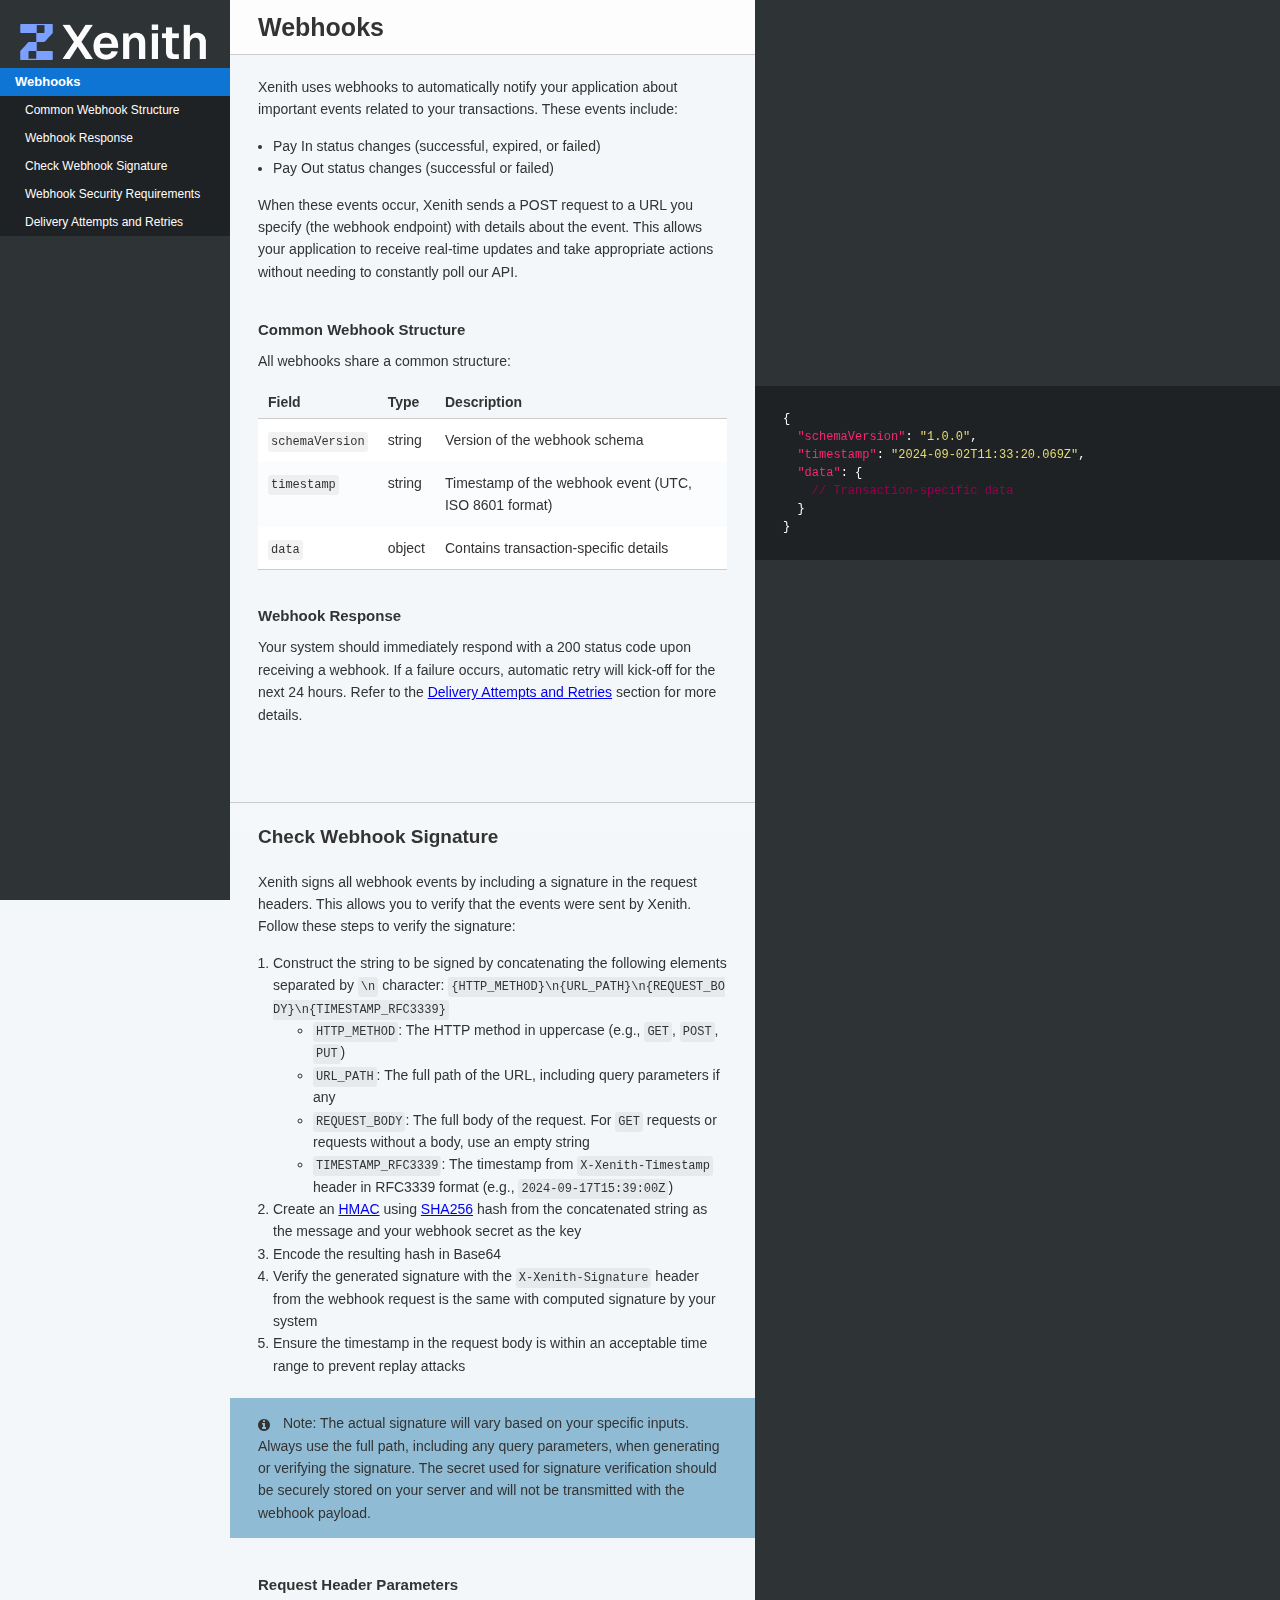
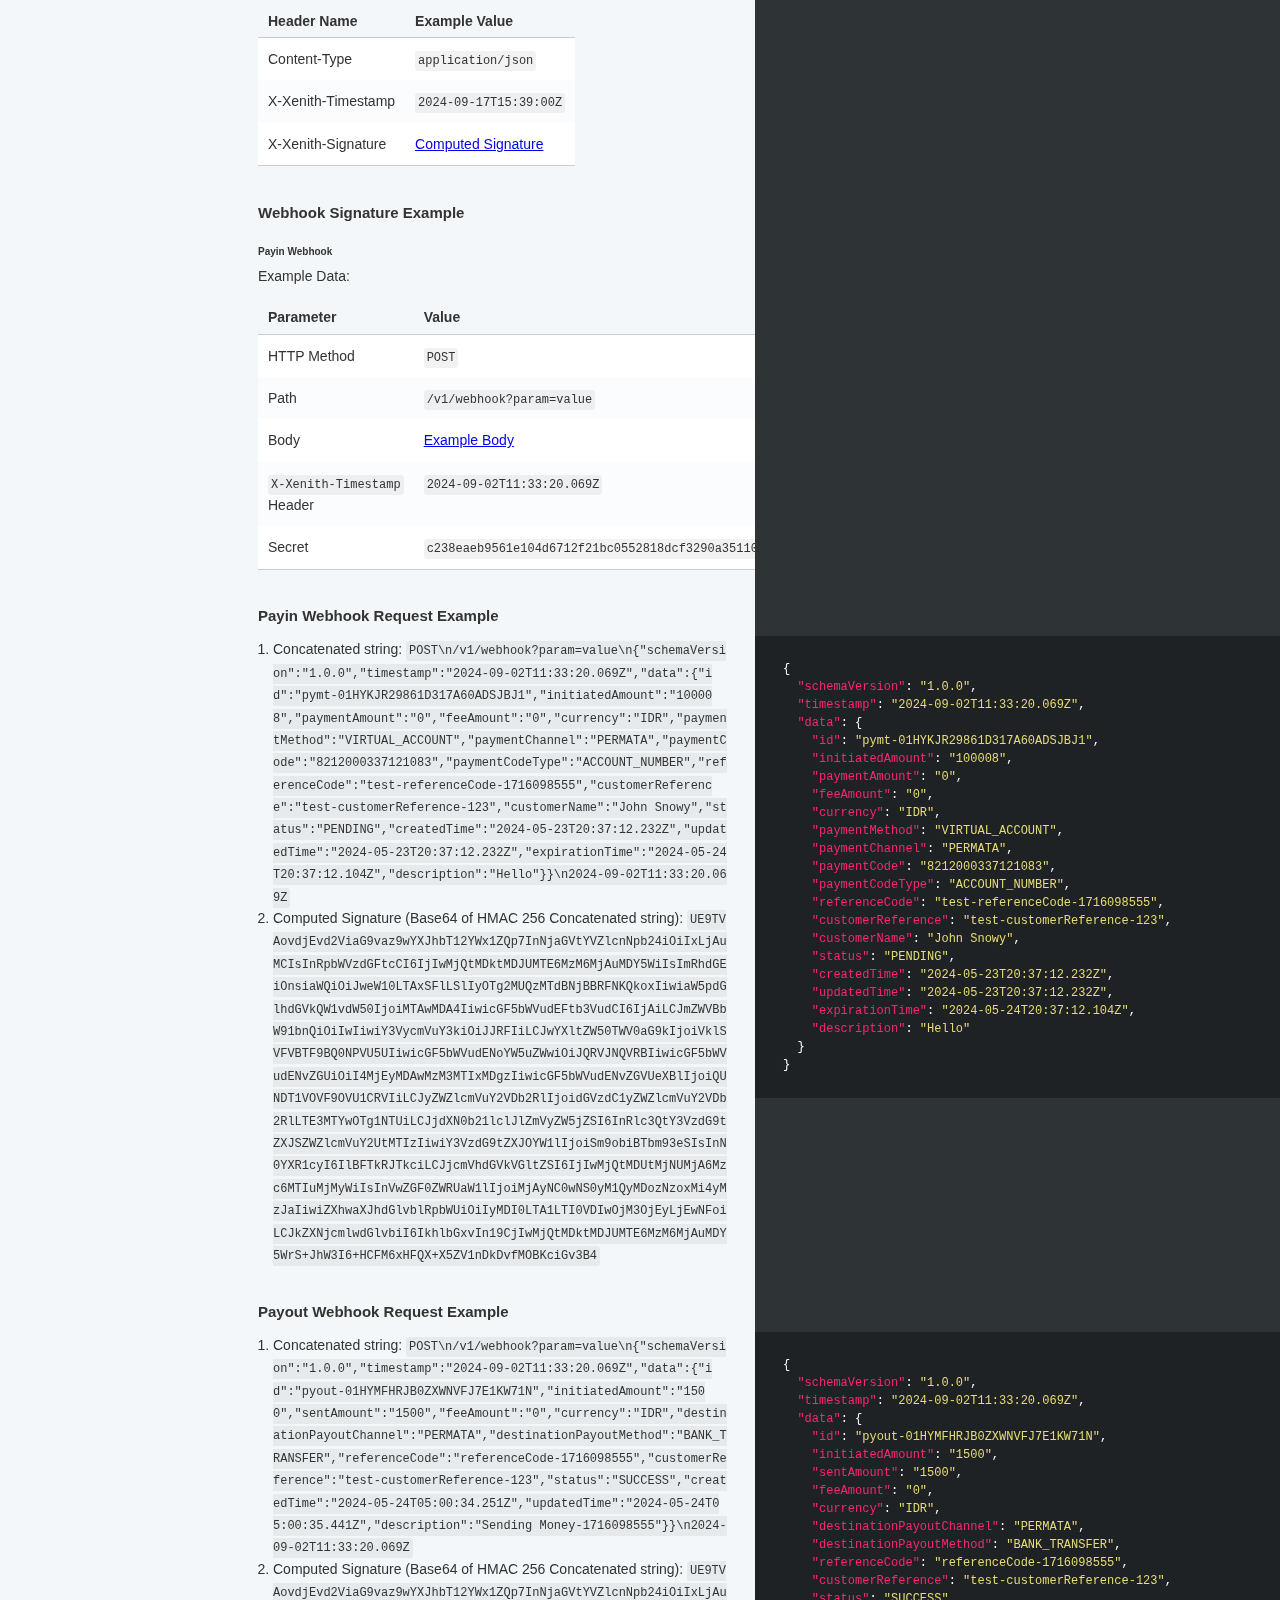
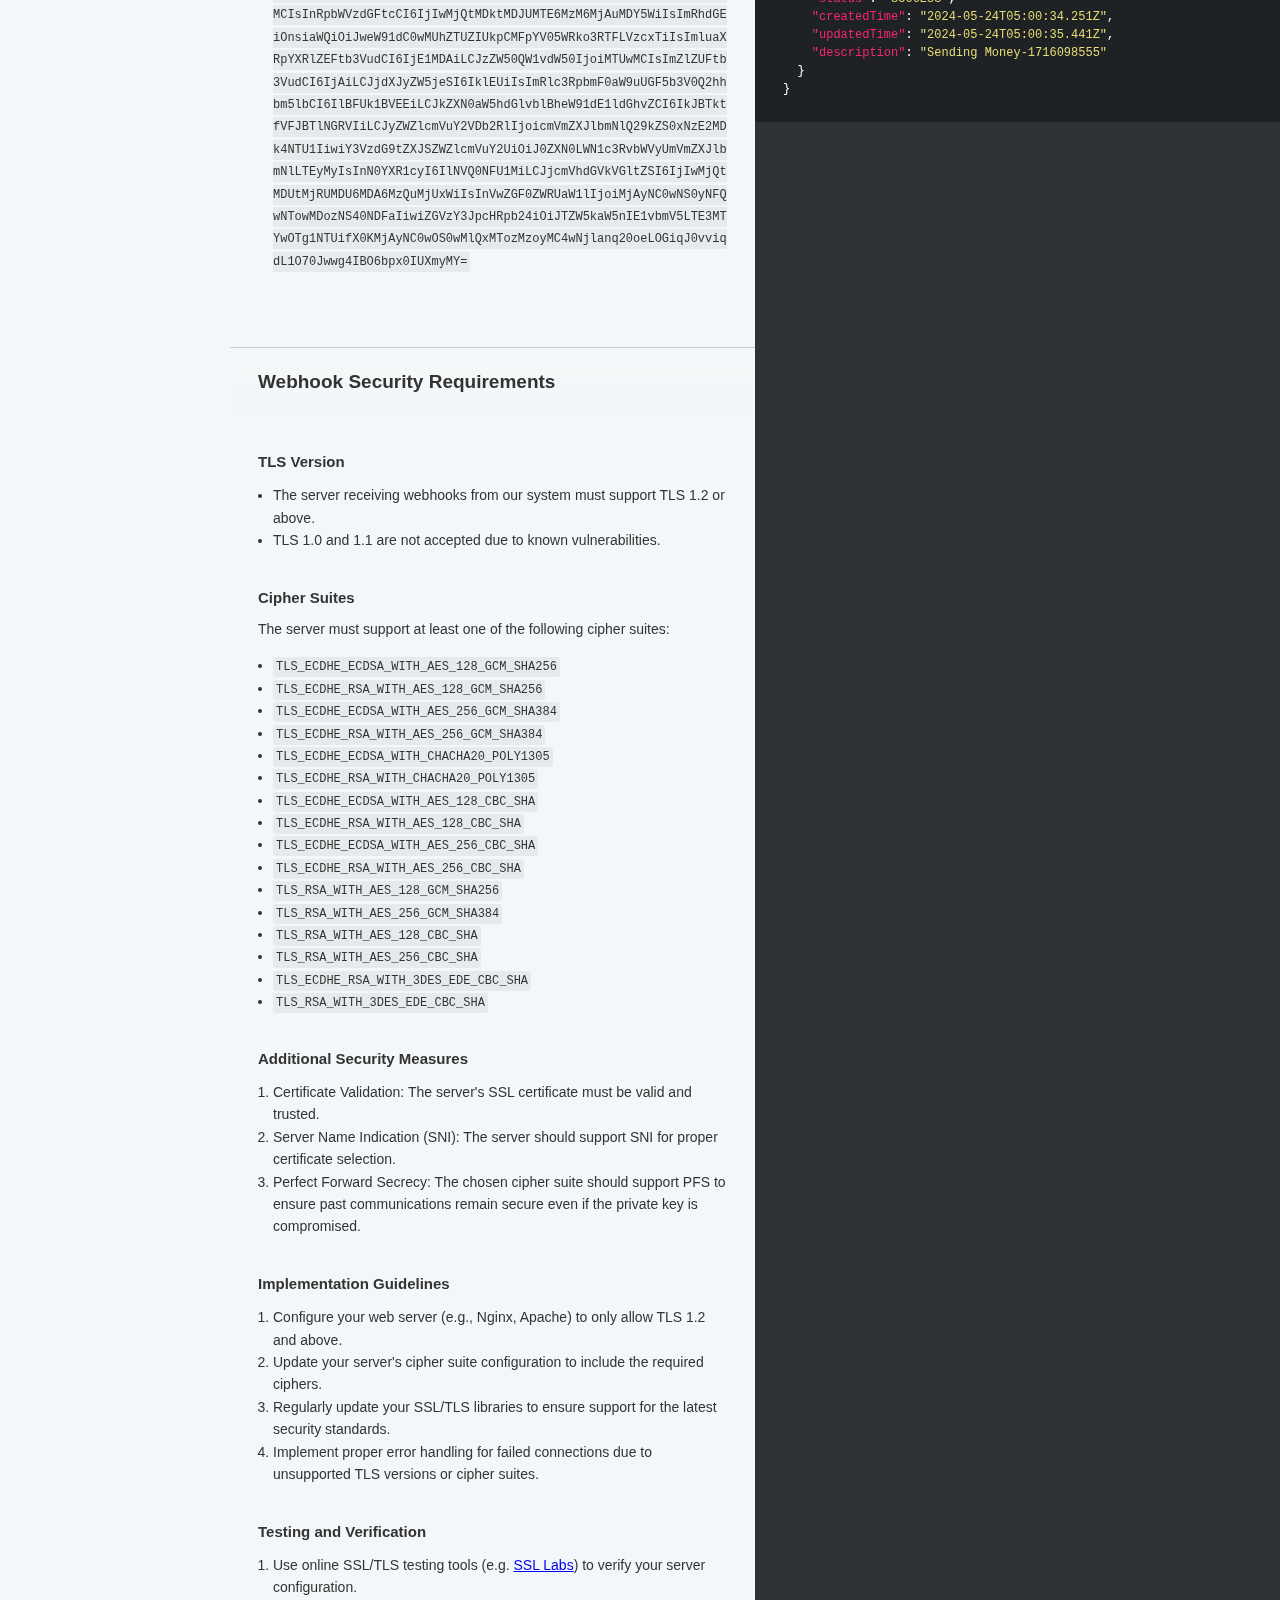
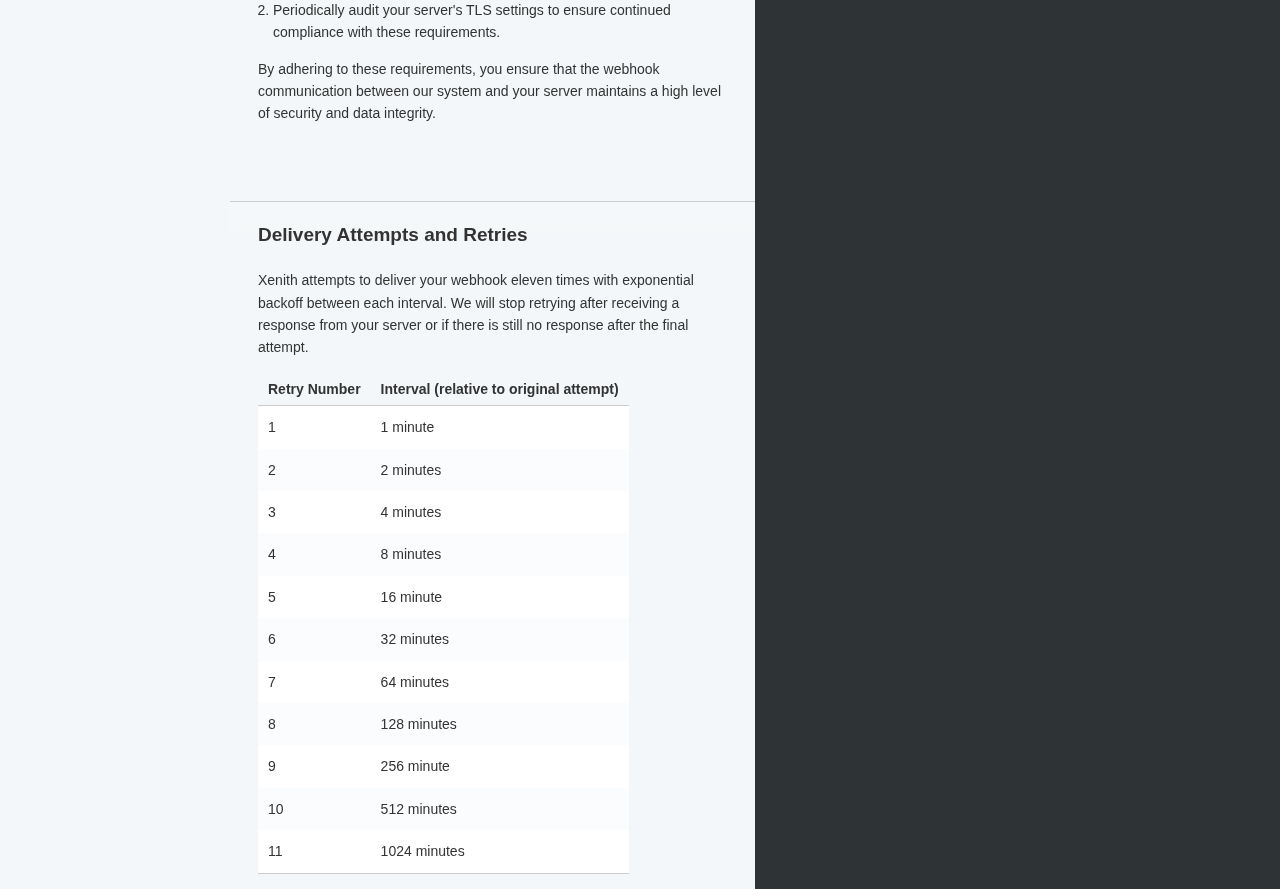
<file: api/v1/webhook/webhook.html>
<!doctype html>
<html>
  <head>
    <link rel="icon" type="image/x-icon" href="images/favicon.ico">
    <meta charset="utf-8">
    <meta content="IE=edge,chrome=1" http-equiv="X-UA-Compatible">
    <meta name="viewport" content="width=device-width, initial-scale=1, maximum-scale=1">
    <title>API Documentation</title>

    <style media="screen">
      .highlight table td { padding: 5px; }
.highlight table pre { margin: 0; }
.highlight .gh {
  color: #999999;
}
.highlight .sr {
  color: #f6aa11;
}
.highlight .go {
  color: #888888;
}
.highlight .gp {
  color: #555555;
}
.highlight .gs {
}
.highlight .gu {
  color: #aaaaaa;
}
.highlight .nb {
  color: #f6aa11;
}
.highlight .cm {
  color: #75715e;
}
.highlight .cp {
  color: #75715e;
}
.highlight .c1 {
  color: #75715e;
}
.highlight .cs {
  color: #75715e;
}
.highlight .c, .highlight .ch, .highlight .cd, .highlight .cpf {
  color: #75715e;
}
.highlight .err {
  color: #960050;
}
.highlight .gr {
  color: #960050;
}
.highlight .gt {
  color: #960050;
}
.highlight .gd {
  color: #49483e;
}
.highlight .gi {
  color: #49483e;
}
.highlight .ge {
  color: #49483e;
}
.highlight .kc {
  color: #66d9ef;
}
.highlight .kd {
  color: #66d9ef;
}
.highlight .kr {
  color: #66d9ef;
}
.highlight .no {
  color: #66d9ef;
}
.highlight .kt {
  color: #66d9ef;
}
.highlight .mf {
  color: #ae81ff;
}
.highlight .mh {
  color: #ae81ff;
}
.highlight .il {
  color: #ae81ff;
}
.highlight .mi {
  color: #ae81ff;
}
.highlight .mo {
  color: #ae81ff;
}
.highlight .m, .highlight .mb, .highlight .mx {
  color: #ae81ff;
}
.highlight .sc {
  color: #ae81ff;
}
.highlight .se {
  color: #ae81ff;
}
.highlight .ss {
  color: #ae81ff;
}
.highlight .sd {
  color: #e6db74;
}
.highlight .s2 {
  color: #e6db74;
}
.highlight .sb {
  color: #e6db74;
}
.highlight .sh {
  color: #e6db74;
}
.highlight .si {
  color: #e6db74;
}
.highlight .sx {
  color: #e6db74;
}
.highlight .s1 {
  color: #e6db74;
}
.highlight .s, .highlight .sa, .highlight .dl {
  color: #e6db74;
}
.highlight .na {
  color: #a6e22e;
}
.highlight .nc {
  color: #a6e22e;
}
.highlight .nd {
  color: #a6e22e;
}
.highlight .ne {
  color: #a6e22e;
}
.highlight .nf, .highlight .fm {
  color: #a6e22e;
}
.highlight .vc {
  color: #ffffff;
}
.highlight .nn {
  color: #ffffff;
}
.highlight .ni {
  color: #ffffff;
}
.highlight .bp {
  color: #ffffff;
}
.highlight .vg {
  color: #ffffff;
}
.highlight .vi {
  color: #ffffff;
}
.highlight .nv, .highlight .vm {
  color: #ffffff;
}
.highlight .w {
  color: #ffffff;
}
.highlight {
  color: #ffffff;
}
.highlight .n, .highlight .py, .highlight .nx {
  color: #ffffff;
}
.highlight .nl {
  color: #f92672;
}
.highlight .ow {
  color: #f92672;
}
.highlight .nt {
  color: #f92672;
}
.highlight .k, .highlight .kv {
  color: #f92672;
}
.highlight .kn {
  color: #f92672;
}
.highlight .kp {
  color: #f92672;
}
.highlight .o {
  color: #f92672;
}
    </style>
    <style media="print">
      * {
        -webkit-transition:none!important;
        transition:none!important;
      }
      .highlight table td { padding: 5px; }
.highlight table pre { margin: 0; }
.highlight, .highlight .w {
  color: #586e75;
}
.highlight .err {
  color: #002b36;
  background-color: #dc322f;
}
.highlight .c, .highlight .ch, .highlight .cd, .highlight .cm, .highlight .cpf, .highlight .c1, .highlight .cs {
  color: #657b83;
}
.highlight .cp {
  color: #b58900;
}
.highlight .nt {
  color: #b58900;
}
.highlight .o, .highlight .ow {
  color: #93a1a1;
}
.highlight .p, .highlight .pi {
  color: #93a1a1;
}
.highlight .gi {
  color: #859900;
}
.highlight .gd {
  color: #dc322f;
}
.highlight .gh {
  color: #268bd2;
  background-color: #002b36;
  font-weight: bold;
}
.highlight .k, .highlight .kn, .highlight .kp, .highlight .kr, .highlight .kv {
  color: #6c71c4;
}
.highlight .kc {
  color: #cb4b16;
}
.highlight .kt {
  color: #cb4b16;
}
.highlight .kd {
  color: #cb4b16;
}
.highlight .s, .highlight .sb, .highlight .sc, .highlight .dl, .highlight .sd, .highlight .s2, .highlight .sh, .highlight .sx, .highlight .s1 {
  color: #859900;
}
.highlight .sa {
  color: #6c71c4;
}
.highlight .sr {
  color: #2aa198;
}
.highlight .si {
  color: #d33682;
}
.highlight .se {
  color: #d33682;
}
.highlight .nn {
  color: #b58900;
}
.highlight .nc {
  color: #b58900;
}
.highlight .no {
  color: #b58900;
}
.highlight .na {
  color: #268bd2;
}
.highlight .m, .highlight .mb, .highlight .mf, .highlight .mh, .highlight .mi, .highlight .il, .highlight .mo, .highlight .mx {
  color: #859900;
}
.highlight .ss {
  color: #859900;
}
    </style>
    <link href="../../../stylesheets/screen-b89503c3.css" rel="stylesheet" media="screen" />
    <link href="../../../stylesheets/print-966d6edc.css" rel="stylesheet" media="print" />
      <script src="../../../javascripts/all_nosearch-53bdb4f3.js"></script>

  </head>

  <body class="api api_v1 api_v1_webhook api_v1_webhook_webhook" data-languages="[]">
    <a href="#" id="nav-button">
      <span>
        NAV
        <img src="../../../images/navbar-c12c5126.png" alt="" />
      </span>
    </a>
    <div class="toc-wrapper">
      <img src="../../../images/logo-8fa56f43.png" class="logo" alt="" />
      <ul id="toc" class="toc-list-h1">
          <li>
            <a href="#webhooks" class="toc-h1 toc-link" data-title="Webhooks">Webhooks</a>
              <ul class="toc-list-h2">
                  <li>
                    <a href="#common-webhook-structure" class="toc-h2 toc-link" data-title="Common Webhook Structure">Common Webhook Structure</a>
                  </li>
                  <li>
                    <a href="#webhook-response" class="toc-h2 toc-link" data-title="Webhook Response">Webhook Response</a>
                  </li>
                  <li>
                    <a href="#check-webhook-signature" class="toc-h2 toc-link" data-title="Check Webhook Signature">Check Webhook Signature</a>
                  </li>
                  <li>
                    <a href="#webhook-security-requirements" class="toc-h2 toc-link" data-title="Webhook Security Requirements">Webhook Security Requirements</a>
                  </li>
                  <li>
                    <a href="#delivery-attempts-and-retries" class="toc-h2 toc-link" data-title="Delivery Attempts and Retries">Delivery Attempts and Retries</a>
                  </li>
              </ul>
          </li>
      </ul>
    </div>
    <div class="page-wrapper">
      <div class="dark-box"></div>
      <div class="content">
        <h1 id='webhooks'>Webhooks</h1>
<p>Xenith uses webhooks to automatically notify your application about important events related to your transactions. These events include:</p>

<ul>
<li>Pay In status changes (successful, expired, or failed)</li>
<li>Pay Out status changes (successful or failed)</li>
</ul>

<p>When these events occur, Xenith sends a POST request to a URL you specify (the webhook endpoint) with details about the event. This allows your application to receive real-time updates and take appropriate actions without needing to constantly poll our API.</p>
<h3 id='common-webhook-structure'>Common Webhook Structure</h3>
<p>All webhooks share a common structure:</p>
<div class="highlight"><pre class="highlight json tab-json"><code><span class="p">{</span><span class="w">
  </span><span class="nl">"schemaVersion"</span><span class="p">:</span><span class="w"> </span><span class="s2">"1.0.0"</span><span class="p">,</span><span class="w">
  </span><span class="nl">"timestamp"</span><span class="p">:</span><span class="w"> </span><span class="s2">"2024-09-02T11:33:20.069Z"</span><span class="p">,</span><span class="w">
  </span><span class="nl">"data"</span><span class="p">:</span><span class="w"> </span><span class="p">{</span><span class="w">
    </span><span class="err">//</span><span class="w"> </span><span class="err">Transaction-specific</span><span class="w"> </span><span class="err">data</span><span class="w">
  </span><span class="p">}</span><span class="w">
</span><span class="p">}</span><span class="w">
</span></code></pre></div>
<table><thead>
<tr>
<th>Field</th>
<th>Type</th>
<th>Description</th>
</tr>
</thead><tbody>
<tr>
<td><code>schemaVersion</code></td>
<td>string</td>
<td>Version of the webhook schema</td>
</tr>
<tr>
<td><code>timestamp</code></td>
<td>string</td>
<td>Timestamp of the webhook event (UTC, ISO 8601 format)</td>
</tr>
<tr>
<td><code>data</code></td>
<td>object</td>
<td>Contains transaction-specific details</td>
</tr>
</tbody></table>
<h3 id='webhook-response'>Webhook Response</h3>
<p>Your system should immediately respond with a 200 status code upon receiving a webhook. If a failure occurs, automatic retry will kick-off for the next 24 hours. Refer to the <a href="#delivery-attempts-and-retries">Delivery Attempts and Retries</a> section for more details.</p>
<h2 id='check-webhook-signature'>Check Webhook Signature</h2>
<p>Xenith signs all webhook events by including a signature in the request headers. This allows you to verify that the events were sent by Xenith. Follow these steps to verify the signature:</p>

<ol>
<li>Construct the string to be signed by concatenating the following elements separated by <code>\n</code> character:
<code>
{HTTP_METHOD}\n{URL_PATH}\n{REQUEST_BODY}\n{TIMESTAMP_RFC3339}
</code>

<ul>
<li><code>HTTP_METHOD</code>: The HTTP method in uppercase (e.g., <code>GET</code>, <code>POST</code>, <code>PUT</code>)</li>
<li><code>URL_PATH</code>: The full path of the URL, including query parameters if any</li>
<li><code>REQUEST_BODY</code>: The full body of the request. For <code>GET</code> requests or requests without a body, use an empty string</li>
<li><code>TIMESTAMP_RFC3339</code>: The timestamp from <code>X-Xenith-Timestamp</code> header in RFC3339 format (e.g., <code>2024-09-17T15:39:00Z</code>)</li>
</ul></li>
<li>Create an <a href="https://en.wikipedia.org/wiki/Hash-based_message_authentication_code">HMAC</a> using <a href="https://en.wikipedia.org/wiki/SHA-2">SHA256</a> hash from the concatenated string as the message and your webhook secret as the key</li>
<li>Encode the resulting hash in Base64</li>
<li>Verify the generated signature with the <code>X-Xenith-Signature</code> header from the webhook request is the same with computed signature by your system</li>
<li>Ensure the timestamp in the request body is within an acceptable time range to prevent replay attacks</li>
</ol>

<aside class="notice">
Note: The actual signature will vary based on your specific inputs.
Always use the full path, including any query parameters,
when generating or verifying the signature. The secret used for signature
verification should be securely stored on your server and will not be transmitted with the webhook payload.
</aside>
<h3 id='request-header-parameters'>Request Header Parameters</h3>
<table><thead>
<tr>
<th>Header Name</th>
<th>Example Value</th>
</tr>
</thead><tbody>
<tr>
<td>Content-Type</td>
<td><code>application/json</code></td>
</tr>
<tr>
<td>X-Xenith-Timestamp</td>
<td><code>2024-09-17T15:39:00Z</code></td>
</tr>
<tr>
<td>X-Xenith-Signature</td>
<td><a href="#webhook-signature-example">Computed Signature</a></td>
</tr>
</tbody></table>
<h3 id='webhook-signature-example'>Webhook Signature Example</h3><h4 id='payin-webhook'>Payin Webhook</h4>
<p>Example Data:</p>

<table><thead>
<tr>
<th>Parameter</th>
<th>Value</th>
</tr>
</thead><tbody>
<tr>
<td>HTTP Method</td>
<td><code>POST</code></td>
</tr>
<tr>
<td>Path</td>
<td><code>/v1/webhook?param=value</code></td>
</tr>
<tr>
<td>Body</td>
<td><a href="#payin-webhook-request-example">Example Body</a></td>
</tr>
<tr>
<td><code>X-Xenith-Timestamp</code> Header</td>
<td><code>2024-09-02T11:33:20.069Z</code></td>
</tr>
<tr>
<td>Secret</td>
<td><code>c238eaeb9561e104d6712f21bc0552818dcf3290a351103e4aba575df2a8c951</code></td>
</tr>
</tbody></table>
<h3 id='payin-webhook-request-example'>Payin Webhook Request Example</h3><div class="highlight"><pre class="highlight json tab-json"><code><span class="p">{</span><span class="w">
  </span><span class="nl">"schemaVersion"</span><span class="p">:</span><span class="w"> </span><span class="s2">"1.0.0"</span><span class="p">,</span><span class="w">
  </span><span class="nl">"timestamp"</span><span class="p">:</span><span class="w"> </span><span class="s2">"2024-09-02T11:33:20.069Z"</span><span class="p">,</span><span class="w">
  </span><span class="nl">"data"</span><span class="p">:</span><span class="w"> </span><span class="p">{</span><span class="w">
    </span><span class="nl">"id"</span><span class="p">:</span><span class="w"> </span><span class="s2">"pymt-01HYKJR29861D317A60ADSJBJ1"</span><span class="p">,</span><span class="w">
    </span><span class="nl">"initiatedAmount"</span><span class="p">:</span><span class="w"> </span><span class="s2">"100008"</span><span class="p">,</span><span class="w">
    </span><span class="nl">"paymentAmount"</span><span class="p">:</span><span class="w"> </span><span class="s2">"0"</span><span class="p">,</span><span class="w">
    </span><span class="nl">"feeAmount"</span><span class="p">:</span><span class="w"> </span><span class="s2">"0"</span><span class="p">,</span><span class="w">
    </span><span class="nl">"currency"</span><span class="p">:</span><span class="w"> </span><span class="s2">"IDR"</span><span class="p">,</span><span class="w">
    </span><span class="nl">"paymentMethod"</span><span class="p">:</span><span class="w"> </span><span class="s2">"VIRTUAL_ACCOUNT"</span><span class="p">,</span><span class="w">
    </span><span class="nl">"paymentChannel"</span><span class="p">:</span><span class="w"> </span><span class="s2">"PERMATA"</span><span class="p">,</span><span class="w">
    </span><span class="nl">"paymentCode"</span><span class="p">:</span><span class="w"> </span><span class="s2">"8212000337121083"</span><span class="p">,</span><span class="w">
    </span><span class="nl">"paymentCodeType"</span><span class="p">:</span><span class="w"> </span><span class="s2">"ACCOUNT_NUMBER"</span><span class="p">,</span><span class="w">
    </span><span class="nl">"referenceCode"</span><span class="p">:</span><span class="w"> </span><span class="s2">"test-referenceCode-1716098555"</span><span class="p">,</span><span class="w">
    </span><span class="nl">"customerReference"</span><span class="p">:</span><span class="w"> </span><span class="s2">"test-customerReference-123"</span><span class="p">,</span><span class="w">
    </span><span class="nl">"customerName"</span><span class="p">:</span><span class="w"> </span><span class="s2">"John Snowy"</span><span class="p">,</span><span class="w">
    </span><span class="nl">"status"</span><span class="p">:</span><span class="w"> </span><span class="s2">"PENDING"</span><span class="p">,</span><span class="w">
    </span><span class="nl">"createdTime"</span><span class="p">:</span><span class="w"> </span><span class="s2">"2024-05-23T20:37:12.232Z"</span><span class="p">,</span><span class="w">
    </span><span class="nl">"updatedTime"</span><span class="p">:</span><span class="w"> </span><span class="s2">"2024-05-23T20:37:12.232Z"</span><span class="p">,</span><span class="w">
    </span><span class="nl">"expirationTime"</span><span class="p">:</span><span class="w"> </span><span class="s2">"2024-05-24T20:37:12.104Z"</span><span class="p">,</span><span class="w">
    </span><span class="nl">"description"</span><span class="p">:</span><span class="w"> </span><span class="s2">"Hello"</span><span class="w">
  </span><span class="p">}</span><span class="w">
</span><span class="p">}</span><span class="w">
</span></code></pre></div>
<ol>
<li>Concatenated string:
<code>
POST\n/v1/webhook?param=value\n{&quot;schemaVersion&quot;:&quot;1.0.0&quot;,&quot;timestamp&quot;:&quot;2024-09-02T11:33:20.069Z&quot;,&quot;data&quot;:{&quot;id&quot;:&quot;pymt-01HYKJR29861D317A60ADSJBJ1&quot;,&quot;initiatedAmount&quot;:&quot;100008&quot;,&quot;paymentAmount&quot;:&quot;0&quot;,&quot;feeAmount&quot;:&quot;0&quot;,&quot;currency&quot;:&quot;IDR&quot;,&quot;paymentMethod&quot;:&quot;VIRTUAL_ACCOUNT&quot;,&quot;paymentChannel&quot;:&quot;PERMATA&quot;,&quot;paymentCode&quot;:&quot;8212000337121083&quot;,&quot;paymentCodeType&quot;:&quot;ACCOUNT_NUMBER&quot;,&quot;referenceCode&quot;:&quot;test-referenceCode-1716098555&quot;,&quot;customerReference&quot;:&quot;test-customerReference-123&quot;,&quot;customerName&quot;:&quot;John Snowy&quot;,&quot;status&quot;:&quot;PENDING&quot;,&quot;createdTime&quot;:&quot;2024-05-23T20:37:12.232Z&quot;,&quot;updatedTime&quot;:&quot;2024-05-23T20:37:12.232Z&quot;,&quot;expirationTime&quot;:&quot;2024-05-24T20:37:12.104Z&quot;,&quot;description&quot;:&quot;Hello&quot;}}\n2024-09-02T11:33:20.069Z
</code></li>
<li>Computed Signature (Base64 of HMAC 256 Concatenated string):
<code>
[base64]
</code></li>
</ol>
<h3 id='payout-webhook-request-example'>Payout Webhook Request Example</h3><div class="highlight"><pre class="highlight json tab-json"><code><span class="p">{</span><span class="w">
  </span><span class="nl">"schemaVersion"</span><span class="p">:</span><span class="w"> </span><span class="s2">"1.0.0"</span><span class="p">,</span><span class="w">
  </span><span class="nl">"timestamp"</span><span class="p">:</span><span class="w"> </span><span class="s2">"2024-09-02T11:33:20.069Z"</span><span class="p">,</span><span class="w">
  </span><span class="nl">"data"</span><span class="p">:</span><span class="w"> </span><span class="p">{</span><span class="w">
    </span><span class="nl">"id"</span><span class="p">:</span><span class="w"> </span><span class="s2">"pyout-01HYMFHRJB0ZXWNVFJ7E1KW71N"</span><span class="p">,</span><span class="w">
    </span><span class="nl">"initiatedAmount"</span><span class="p">:</span><span class="w"> </span><span class="s2">"1500"</span><span class="p">,</span><span class="w">
    </span><span class="nl">"sentAmount"</span><span class="p">:</span><span class="w"> </span><span class="s2">"1500"</span><span class="p">,</span><span class="w">
    </span><span class="nl">"feeAmount"</span><span class="p">:</span><span class="w"> </span><span class="s2">"0"</span><span class="p">,</span><span class="w">
    </span><span class="nl">"currency"</span><span class="p">:</span><span class="w"> </span><span class="s2">"IDR"</span><span class="p">,</span><span class="w">
    </span><span class="nl">"destinationPayoutChannel"</span><span class="p">:</span><span class="w"> </span><span class="s2">"PERMATA"</span><span class="p">,</span><span class="w">
    </span><span class="nl">"destinationPayoutMethod"</span><span class="p">:</span><span class="w"> </span><span class="s2">"BANK_TRANSFER"</span><span class="p">,</span><span class="w">
    </span><span class="nl">"referenceCode"</span><span class="p">:</span><span class="w"> </span><span class="s2">"referenceCode-1716098555"</span><span class="p">,</span><span class="w">
    </span><span class="nl">"customerReference"</span><span class="p">:</span><span class="w"> </span><span class="s2">"test-customerReference-123"</span><span class="p">,</span><span class="w">
    </span><span class="nl">"status"</span><span class="p">:</span><span class="w"> </span><span class="s2">"SUCCESS"</span><span class="p">,</span><span class="w">
    </span><span class="nl">"createdTime"</span><span class="p">:</span><span class="w"> </span><span class="s2">"2024-05-24T05:00:34.251Z"</span><span class="p">,</span><span class="w">
    </span><span class="nl">"updatedTime"</span><span class="p">:</span><span class="w"> </span><span class="s2">"2024-05-24T05:00:35.441Z"</span><span class="p">,</span><span class="w">
    </span><span class="nl">"description"</span><span class="p">:</span><span class="w"> </span><span class="s2">"Sending Money-1716098555"</span><span class="w">
  </span><span class="p">}</span><span class="w">
</span><span class="p">}</span><span class="w">
</span></code></pre></div>
<ol>
<li>Concatenated string:
<code>
POST\n/v1/webhook?param=value\n{&quot;schemaVersion&quot;:&quot;1.0.0&quot;,&quot;timestamp&quot;:&quot;2024-09-02T11:33:20.069Z&quot;,&quot;data&quot;:{&quot;id&quot;:&quot;pyout-01HYMFHRJB0ZXWNVFJ7E1KW71N&quot;,&quot;initiatedAmount&quot;:&quot;1500&quot;,&quot;sentAmount&quot;:&quot;1500&quot;,&quot;feeAmount&quot;:&quot;0&quot;,&quot;currency&quot;:&quot;IDR&quot;,&quot;destinationPayoutChannel&quot;:&quot;PERMATA&quot;,&quot;destinationPayoutMethod&quot;:&quot;BANK_TRANSFER&quot;,&quot;referenceCode&quot;:&quot;referenceCode-1716098555&quot;,&quot;customerReference&quot;:&quot;test-customerReference-123&quot;,&quot;status&quot;:&quot;SUCCESS&quot;,&quot;createdTime&quot;:&quot;2024-05-24T05:00:34.251Z&quot;,&quot;updatedTime&quot;:&quot;2024-05-24T05:00:35.441Z&quot;,&quot;description&quot;:&quot;Sending Money-1716098555&quot;}}\n2024-09-02T11:33:20.069Z
</code></li>
<li>Computed Signature (Base64 of HMAC 256 Concatenated string):
<code>
[base64]
</code></li>
</ol>
<h2 id='webhook-security-requirements'>Webhook Security Requirements</h2><h3 id='tls-version'>TLS Version</h3>
<ul>
<li>The server receiving webhooks from our system must support TLS 1.2 or above.</li>
<li>TLS 1.0 and 1.1 are not accepted due to known vulnerabilities.</li>
</ul>
<h3 id='cipher-suites'>Cipher Suites</h3>
<p>The server must support at least one of the following cipher suites:</p>

<ul>
<li><code>TLS_ECDHE_ECDSA_WITH_AES_128_GCM_SHA256</code></li>
<li><code>TLS_ECDHE_RSA_WITH_AES_128_GCM_SHA256</code></li>
<li><code>TLS_ECDHE_ECDSA_WITH_AES_256_GCM_SHA384</code></li>
<li><code>TLS_ECDHE_RSA_WITH_AES_256_GCM_SHA384</code></li>
<li><code>TLS_ECDHE_ECDSA_WITH_CHACHA20_POLY1305</code></li>
<li><code>TLS_ECDHE_RSA_WITH_CHACHA20_POLY1305</code></li>
<li><code>TLS_ECDHE_ECDSA_WITH_AES_128_CBC_SHA</code></li>
<li><code>TLS_ECDHE_RSA_WITH_AES_128_CBC_SHA</code></li>
<li><code>TLS_ECDHE_ECDSA_WITH_AES_256_CBC_SHA</code></li>
<li><code>TLS_ECDHE_RSA_WITH_AES_256_CBC_SHA</code></li>
<li><code>TLS_RSA_WITH_AES_128_GCM_SHA256</code></li>
<li><code>TLS_RSA_WITH_AES_256_GCM_SHA384</code></li>
<li><code>TLS_RSA_WITH_AES_128_CBC_SHA</code></li>
<li><code>TLS_RSA_WITH_AES_256_CBC_SHA</code></li>
<li><code>TLS_ECDHE_RSA_WITH_3DES_EDE_CBC_SHA</code></li>
<li><code>TLS_RSA_WITH_3DES_EDE_CBC_SHA</code></li>
</ul>
<h3 id='additional-security-measures'>Additional Security Measures</h3>
<ol>
<li>Certificate Validation: The server&#39;s SSL certificate must be valid and trusted.</li>
<li>Server Name Indication (SNI): The server should support SNI for proper certificate selection.</li>
<li>Perfect Forward Secrecy: The chosen cipher suite should support PFS to ensure past communications remain secure even if the private key is compromised.</li>
</ol>
<h3 id='implementation-guidelines'>Implementation Guidelines</h3>
<ol>
<li>Configure your web server (e.g., Nginx, Apache) to only allow TLS 1.2 and above.</li>
<li>Update your server&#39;s cipher suite configuration to include the required ciphers.</li>
<li>Regularly update your SSL/TLS libraries to ensure support for the latest security standards.</li>
<li>Implement proper error handling for failed connections due to unsupported TLS versions or cipher suites.</li>
</ol>
<h3 id='testing-and-verification'>Testing and Verification</h3>
<ol>
<li>Use online SSL/TLS testing tools (e.g. <a href="https://www.ssllabs.com/ssltest/">SSL Labs</a>) to verify your server configuration.</li>
<li>Periodically audit your server&#39;s TLS settings to ensure continued compliance with these requirements.</li>
</ol>

<p>By adhering to these requirements, you ensure that the webhook communication between our system and your server maintains a high level of security and data integrity.</p>
<h2 id='delivery-attempts-and-retries'>Delivery Attempts and Retries</h2>
<p>Xenith attempts to deliver your webhook eleven times with exponential backoff between each interval. We will stop retrying after receiving a response from your server or if there is still no response after the final attempt.</p>

<table><thead>
<tr>
<th>Retry Number</th>
<th>Interval (relative to original attempt)</th>
</tr>
</thead><tbody>
<tr>
<td>1</td>
<td>1 minute</td>
</tr>
<tr>
<td>2</td>
<td>2 minutes</td>
</tr>
<tr>
<td>3</td>
<td>4 minutes</td>
</tr>
<tr>
<td>4</td>
<td>8 minutes</td>
</tr>
<tr>
<td>5</td>
<td>16 minute</td>
</tr>
<tr>
<td>6</td>
<td>32 minutes</td>
</tr>
<tr>
<td>7</td>
<td>64 minutes</td>
</tr>
<tr>
<td>8</td>
<td>128 minutes</td>
</tr>
<tr>
<td>9</td>
<td>256 minute</td>
</tr>
<tr>
<td>10</td>
<td>512 minutes</td>
</tr>
<tr>
<td>11</td>
<td>1024 minutes</td>
</tr>
</tbody></table>

      </div>
      <div class="dark-box">
      </div>
    </div>
  </body>
</html>
</file>
<file: stylesheets/screen-b89503c3.css>
/*! normalize.css v3.0.2 | MIT License | github.com/necolas/normalize.css */html{font-family:sans-serif;-ms-text-size-adjust:100%;-webkit-text-size-adjust:100%}body{margin:0}article,aside,details,figcaption,figure,footer,header,hgroup,main,menu,nav,section,summary{display:block}audio,canvas,progress,video{display:inline-block;vertical-align:baseline}audio:not([controls]){display:none;height:0}[hidden],template{display:none}a{background-color:transparent}a:active,a:hover{outline:0}abbr[title]{border-bottom:1px dotted}b,strong{font-weight:bold}dfn{font-style:italic}h1{font-size:2em;margin:0.67em 0}mark{background:#ff0;color:#000}small{font-size:80%}sub,sup{font-size:75%;line-height:0;position:relative;vertical-align:baseline}sup{top:-0.5em}sub{bottom:-0.25em}img{border:0}svg:not(:root){overflow:hidden}figure{margin:1em 40px}hr{-webkit-box-sizing:content-box;box-sizing:content-box;height:0}pre{overflow:auto}code,kbd,pre,samp{font-family:monospace, monospace;font-size:1em}button,input,optgroup,select,textarea{color:inherit;font:inherit;margin:0}button{overflow:visible}button,select{text-transform:none}button,html input[type="button"],input[type="reset"],input[type="submit"]{-webkit-appearance:button;cursor:pointer}button[disabled],html input[disabled]{cursor:default}button::-moz-focus-inner,input::-moz-focus-inner{border:0;padding:0}input{line-height:normal}input[type="checkbox"],input[type="radio"]{-webkit-box-sizing:border-box;box-sizing:border-box;padding:0}input[type="number"]::-webkit-inner-spin-button,input[type="number"]::-webkit-outer-spin-button{height:auto}input[type="search"]{-webkit-appearance:textfield;-webkit-box-sizing:content-box;box-sizing:content-box}input[type="search"]::-webkit-search-cancel-button,input[type="search"]::-webkit-search-decoration{-webkit-appearance:none}fieldset{border:1px solid #c0c0c0;margin:0 2px;padding:0.35em 0.625em 0.75em}legend{border:0;padding:0}textarea{overflow:auto}optgroup{font-weight:bold}table{border-collapse:collapse;border-spacing:0}td,th{padding:0}.content h1,.content h2,.content h3,.content h4,.content h5,.content h6,html,body{font-family:-apple-system, BlinkMacSystemFont, "Segoe UI", Roboto, Helvetica, Arial, sans-serif, "Apple Color Emoji", "Segoe UI Emoji", "Segoe UI Symbol";font-size:14px}.content h1,.content h2,.content h3,.content h4,.content h5,.content h6{font-weight:bold}.content code,.content pre{font-family:Consolas, Menlo, Monaco, "Lucida Console", "Liberation Mono", "DejaVu Sans Mono", "Bitstream Vera Sans Mono", "Courier New", monospace, serif;font-size:12px;line-height:1.5}.content code{word-break:break-all;-webkit-hyphens:auto;-ms-hyphens:auto;hyphens:auto}@font-face{font-family:'slate';src:url(../fonts/slate-cfc9d06b.eot?-syv14m);src:url(../fonts/slate-cfc9d06b.eot?#iefix-syv14m) format("embedded-opentype"),url(../fonts/slate.woff2?-syv14m) format("woff2"),url(../fonts/slate.woff?-syv14m) format("woff"),url(../fonts/slate-7b7da4fe.ttf?-syv14m) format("truetype"),url(../fonts/slate-e55b8307.svg?-syv14m#slate) format("svg");font-weight:normal;font-style:normal}.content aside.warning:before,.content aside.notice:before,.content aside.success:before,.toc-wrapper>.search:before{font-family:'slate';speak:none;font-style:normal;font-weight:normal;font-variant:normal;text-transform:none;line-height:1}.content aside.warning:before{content:"\e600"}.content aside.notice:before{content:"\e602"}.content aside.success:before{content:"\e606"}.toc-wrapper>.search:before{content:"\e607"}html,body{color:#333;padding:0;margin:0;-webkit-font-smoothing:antialiased;-moz-osx-font-smoothing:grayscale;background-color:#F3F7F9;height:100%;-webkit-text-size-adjust:none}#toc>ul>li>a>span{float:right;background-color:#2484FF;border-radius:40px;width:20px}.toc-wrapper{-webkit-transition:left 0.3s ease-in-out;transition:left 0.3s ease-in-out;overflow-y:auto;overflow-x:hidden;position:fixed;z-index:30;top:0;left:0;bottom:0;width:230px;background-color:#2E3336;font-size:13px;font-weight:bold}.toc-wrapper .lang-selector{display:none}.toc-wrapper .lang-selector a{padding-top:0.5em;padding-bottom:0.5em}.toc-wrapper .logo{display:block;max-width:100%;margin-bottom:0px}.toc-wrapper>.search{position:relative}.toc-wrapper>.search input{background:#2E3336;border-width:0 0 1px 0;border-color:#666;padding:6px 0 6px 20px;-webkit-box-sizing:border-box;box-sizing:border-box;margin:10px 15px;width:200px;outline:none;color:#fff;border-radius:0}.toc-wrapper>.search:before{position:absolute;top:17px;left:15px;color:#fff}.toc-wrapper .search-results{margin-top:0;-webkit-box-sizing:border-box;box-sizing:border-box;height:0;overflow-y:auto;overflow-x:hidden;-webkit-transition-property:height, margin;transition-property:height, margin;-webkit-transition-duration:180ms;transition-duration:180ms;-webkit-transition-timing-function:ease-in-out;transition-timing-function:ease-in-out;background:#1E2224}.toc-wrapper .search-results.visible{height:30%;margin-bottom:1em}.toc-wrapper .search-results li{margin:1em 15px;line-height:1}.toc-wrapper .search-results a{color:#fff;text-decoration:none}.toc-wrapper .search-results a:hover{text-decoration:underline}.toc-wrapper ul,.toc-wrapper li{list-style:none;margin:0;padding:0;line-height:28px}.toc-wrapper li{color:#fff;-webkit-transition-property:background;transition-property:background;-webkit-transition-timing-function:linear;transition-timing-function:linear;-webkit-transition-duration:200ms;transition-duration:200ms}.toc-wrapper .toc-link.active{background-color:#0F75D4;color:#fff}.toc-wrapper .toc-link.active-parent{background-color:#1E2224;color:#fff}.toc-wrapper .toc-list-h2{display:none;background-color:#1E2224;font-weight:500}.toc-wrapper .toc-h2{padding-left:25px;font-size:12px}.toc-wrapper .toc-footer{padding:1em 0;margin-top:1em;border-top:1px dashed #666}.toc-wrapper .toc-footer li,.toc-wrapper .toc-footer a{color:#fff;text-decoration:none}.toc-wrapper .toc-footer a:hover{text-decoration:underline}.toc-wrapper .toc-footer li{font-size:0.8em;line-height:1.7;text-decoration:none}.toc-link,.toc-footer li{padding:0 15px 0 15px;display:block;overflow-x:hidden;white-space:nowrap;text-overflow:ellipsis;text-decoration:none;color:#fff;-webkit-transition-property:background;transition-property:background;-webkit-transition-timing-function:linear;transition-timing-function:linear;-webkit-transition-duration:130ms;transition-duration:130ms}#nav-button{padding:0 1.5em 5em 0;display:none;position:fixed;top:0;left:0;z-index:100;color:#000;text-decoration:none;font-weight:bold;opacity:0.7;line-height:16px;-webkit-transition:left 0.3s ease-in-out;transition:left 0.3s ease-in-out}#nav-button span{display:block;padding:6px 6px 6px;background-color:rgba(243,247,249,0.7);-webkit-transform-origin:0 0;transform-origin:0 0;-webkit-transform:rotate(-90deg) translate(-100%, 0);transform:rotate(-90deg) translate(-100%, 0);border-radius:0 0 0 5px}#nav-button img{height:16px;vertical-align:bottom}#nav-button:hover{opacity:1}#nav-button.open{left:230px}.page-wrapper{margin-left:230px;position:relative;z-index:10;background-color:#F3F7F9;min-height:100%;padding-bottom:1px}.page-wrapper .dark-box{width:50%;background-color:#2E3336;position:absolute;right:0;top:0;bottom:0}.page-wrapper .lang-selector{position:fixed;z-index:50;border-bottom:5px solid #2E3336}.lang-selector{display:flex;background-color:#1E2224;width:100%;font-weight:bold;overflow-x:auto}.lang-selector a{display:inline;color:#fff;text-decoration:none;padding:0 10px;line-height:30px;outline:0}.lang-selector a:active,.lang-selector a:focus{background-color:#111;color:#fff}.lang-selector a.active{background-color:#2E3336;color:#fff}.lang-selector:after{content:'';clear:both;display:block}.content{-webkit-transform:translateZ(0);position:relative;z-index:30}.content:after{content:'';display:block;clear:both}.content>h1,.content>h2,.content>h3,.content>h4,.content>h5,.content>h6,.content>p,.content>table,.content>ul,.content>ol,.content>aside,.content>dl{margin-right:50%;padding:0 28px;-webkit-box-sizing:border-box;box-sizing:border-box;display:block}.content>ul,.content>ol{padding-left:43px}.content>h1,.content>h2,.content>div{clear:both}.content h1{font-size:25px;padding-top:0.5em;padding-bottom:0.5em;margin-bottom:21px;margin-top:2em;border-top:1px solid #ccc;border-bottom:1px solid #ccc;background-color:#fdfdfd}.content h1:first-child,.content div:first-child+h1{border-top-width:0;margin-top:0}.content h2{font-size:19px;margin-top:4em;margin-bottom:0;border-top:1px solid #ccc;padding-top:1.2em;padding-bottom:1.2em;background-image:-webkit-gradient(linear, left top, left bottom, from(rgba(255,255,255,0.2)), to(rgba(255,255,255,0)));background-image:linear-gradient(to bottom, rgba(255,255,255,0.2), rgba(255,255,255,0))}.content h1+h2,.content h1+div+h2{margin-top:-21px;border-top:none}.content h3,.content h4,.content h5,.content h6{font-size:15px;margin-top:2.5em;margin-bottom:0.8em}.content h4,.content h5,.content h6{font-size:10px}.content hr{margin:2em 0;border-top:2px solid #2E3336;border-bottom:2px solid #F3F7F9}.content table{margin-bottom:1em;overflow:auto}.content table th,.content table td{text-align:left;vertical-align:top;line-height:1.6}.content table th code,.content table td code{white-space:nowrap}.content table th{padding:5px 10px;border-bottom:1px solid #ccc;vertical-align:bottom}.content table td{padding:10px}.content table tr:last-child{border-bottom:1px solid #ccc}.content table tr:nth-child(odd)>td{background-color:white}.content table tr:nth-child(even)>td{background-color:#fbfcfd}.content dt{font-weight:bold}.content dd{margin-left:15px}.content p,.content li,.content dt,.content dd{line-height:1.6;margin-top:0}.content img{max-width:100%}.content code{background-color:rgba(0,0,0,0.05);padding:3px;border-radius:3px}.content pre>code{background-color:transparent;padding:0}.content aside{padding-top:1em;padding-bottom:1em;margin-top:1.5em;margin-bottom:1.5em;background:#8fbcd4;line-height:1.6}.content aside.warning{background-color:#c97a7e}.content aside.success{background-color:#6ac174}.content aside:before{vertical-align:middle;padding-right:0.5em;font-size:14px}.content .search-highlight{padding:2px;margin:-3px;border-radius:4px;border:1px solid #F7E633;background:-webkit-gradient(linear, right bottom, left top, from(#F7E633), to(#F1D32F));background:linear-gradient(to top left, #F7E633 0%, #F1D32F 100%)}.content>div.highlight{clear:none}.content pre,.content blockquote{background-color:#1E2224;color:#fff;margin:0;width:50%;float:right;clear:right;-webkit-box-sizing:border-box;box-sizing:border-box}.content pre>p,.content blockquote>p{margin:0}.content pre a,.content blockquote a{color:#fff;text-decoration:none;border-bottom:dashed 1px #ccc}.content .inline-code{width:100%;margin-top:8px;margin-bottom:16px}.content pre{padding-top:2em;padding-bottom:2em;padding:2em 28px}.content blockquote>p{background-color:#191D1F;padding:13px 2em;color:#eee}@media (max-width: 930px){.toc-wrapper{left:-230px}.toc-wrapper.open{left:0}.page-wrapper{margin-left:0}#nav-button{display:block}.toc-link{padding-top:0.3em;padding-bottom:0.3em}}@media (max-width: 700px){.dark-box{display:none}.content>h1,.content>h2,.content>h3,.content>h4,.content>h5,.content>h6,.content>p,.content>table,.content>ul,.content>ol,.content>aside,.content>dl{margin-right:0}.toc-wrapper .lang-selector{display:block}.page-wrapper .lang-selector{display:none}.content pre,.content blockquote{width:auto;float:none}.content>pre+h1,.content>blockquote+h1,.content>pre+h2,.content>blockquote+h2,.content>pre+h3,.content>blockquote+h3,.content>pre+h4,.content>blockquote+h4,.content>pre+h5,.content>blockquote+h5,.content>pre+h6,.content>blockquote+h6,.content>pre+p,.content>blockquote+p,.content>pre+table,.content>blockquote+table,.content>pre+ul,.content>blockquote+ul,.content>pre+ol,.content>blockquote+ol,.content>pre+aside,.content>blockquote+aside,.content>pre+dl,.content>blockquote+dl{margin-top:28px}.highlight+p{margin-top:20px}}.highlight .c,.highlight .cm,.highlight .c1,.highlight .cs{color:#909090}.highlight,.highlight .w{background-color:#1E2224}.copy-clipboard{float:right;fill:#9DAAB6;cursor:pointer;opacity:0.4;height:18px;width:18px}.copy-clipboard:hover{opacity:0.8}
</file>
<file: stylesheets/print-966d6edc.css>
/*! normalize.css v3.0.2 | MIT License | github.com/necolas/normalize.css */html{font-family:sans-serif;-ms-text-size-adjust:100%;-webkit-text-size-adjust:100%}body{margin:0}article,aside,details,figcaption,figure,footer,header,hgroup,main,menu,nav,section,summary{display:block}audio,canvas,progress,video{display:inline-block;vertical-align:baseline}audio:not([controls]){display:none;height:0}[hidden],template{display:none}a{background-color:transparent}a:active,a:hover{outline:0}abbr[title]{border-bottom:1px dotted}b,strong{font-weight:bold}dfn{font-style:italic}h1{font-size:2em;margin:0.67em 0}mark{background:#ff0;color:#000}small{font-size:80%}sub,sup{font-size:75%;line-height:0;position:relative;vertical-align:baseline}sup{top:-0.5em}sub{bottom:-0.25em}img{border:0}svg:not(:root){overflow:hidden}figure{margin:1em 40px}hr{-webkit-box-sizing:content-box;box-sizing:content-box;height:0}pre{overflow:auto}code,kbd,pre,samp{font-family:monospace, monospace;font-size:1em}button,input,optgroup,select,textarea{color:inherit;font:inherit;margin:0}button{overflow:visible}button,select{text-transform:none}button,html input[type="button"],input[type="reset"],input[type="submit"]{-webkit-appearance:button;cursor:pointer}button[disabled],html input[disabled]{cursor:default}button::-moz-focus-inner,input::-moz-focus-inner{border:0;padding:0}input{line-height:normal}input[type="checkbox"],input[type="radio"]{-webkit-box-sizing:border-box;box-sizing:border-box;padding:0}input[type="number"]::-webkit-inner-spin-button,input[type="number"]::-webkit-outer-spin-button{height:auto}input[type="search"]{-webkit-appearance:textfield;-webkit-box-sizing:content-box;box-sizing:content-box}input[type="search"]::-webkit-search-cancel-button,input[type="search"]::-webkit-search-decoration{-webkit-appearance:none}fieldset{border:1px solid #c0c0c0;margin:0 2px;padding:0.35em 0.625em 0.75em}legend{border:0;padding:0}textarea{overflow:auto}optgroup{font-weight:bold}table{border-collapse:collapse;border-spacing:0}td,th{padding:0}.content h1,.content h2,.content h3,.content h4,body{font-family:-apple-system, BlinkMacSystemFont, "Segoe UI", Roboto, Helvetica, Arial, sans-serif, "Apple Color Emoji", "Segoe UI Emoji", "Segoe UI Symbol";font-size:14px}.content h1,.content h2,.content h3,.content h4{font-weight:bold}.content pre,.content code{font-family:Consolas, Menlo, Monaco, "Lucida Console", "Liberation Mono", "DejaVu Sans Mono", "Bitstream Vera Sans Mono", "Courier New", monospace, serif;font-size:12px;line-height:1.5}.content pre,.content code{word-break:break-all;-webkit-hyphens:auto;-ms-hyphens:auto;hyphens:auto}@font-face{font-family:'slate';src:url(../fonts/slate-cfc9d06b.eot?-syv14m);src:url(../fonts/slate-cfc9d06b.eot?#iefix-syv14m) format("embedded-opentype"),url(../fonts/slate.woff2?-syv14m) format("woff2"),url(../fonts/slate.woff?-syv14m) format("woff"),url(../fonts/slate-7b7da4fe.ttf?-syv14m) format("truetype"),url(../fonts/slate-e55b8307.svg?-syv14m#slate) format("svg");font-weight:normal;font-style:normal}.content aside.warning:before,.content aside.notice:before,.content aside.success:before{font-family:'slate';speak:none;font-style:normal;font-weight:normal;font-variant:normal;text-transform:none;line-height:1}.content aside.warning:before{content:"\e600"}.content aside.notice:before{content:"\e602"}.content aside.success:before{content:"\e606"}.tocify,.toc-footer,.lang-selector,.search,#nav-button{display:none}.tocify-wrapper>img{margin:0 auto;display:block}.content{font-size:12px}.content pre,.content code{border:1px solid #999;border-radius:5px;font-size:0.8em}.content pre code{border:0}.content pre{padding:1.3em}.content code{padding:0.2em}.content table{border:1px solid #999}.content table tr{border-bottom:1px solid #999}.content table td,.content table th{padding:0.7em}.content p{line-height:1.5}.content a{text-decoration:none;color:#000}.content h1{font-size:2.5em;padding-top:0.5em;padding-bottom:0.5em;margin-top:1em;margin-bottom:21px;border:2px solid #ccc;border-width:2px 0;text-align:center}.content h2{font-size:1.8em;margin-top:2em;border-top:2px solid #ccc;padding-top:0.8em}.content h1+h2,.content h1+div+h2{border-top:none;padding-top:0;margin-top:0}.content h3,.content h4{font-size:0.8em;margin-top:1.5em;margin-bottom:0.8em;text-transform:uppercase}.content h5,.content h6{text-transform:uppercase}.content aside{padding:1em;border:1px solid #ccc;border-radius:5px;margin-top:1.5em;margin-bottom:1.5em;line-height:1.6}.content aside:before{vertical-align:middle;padding-right:0.5em;font-size:14px}@media print{.copy-clipboard{display:none}}
</file>
